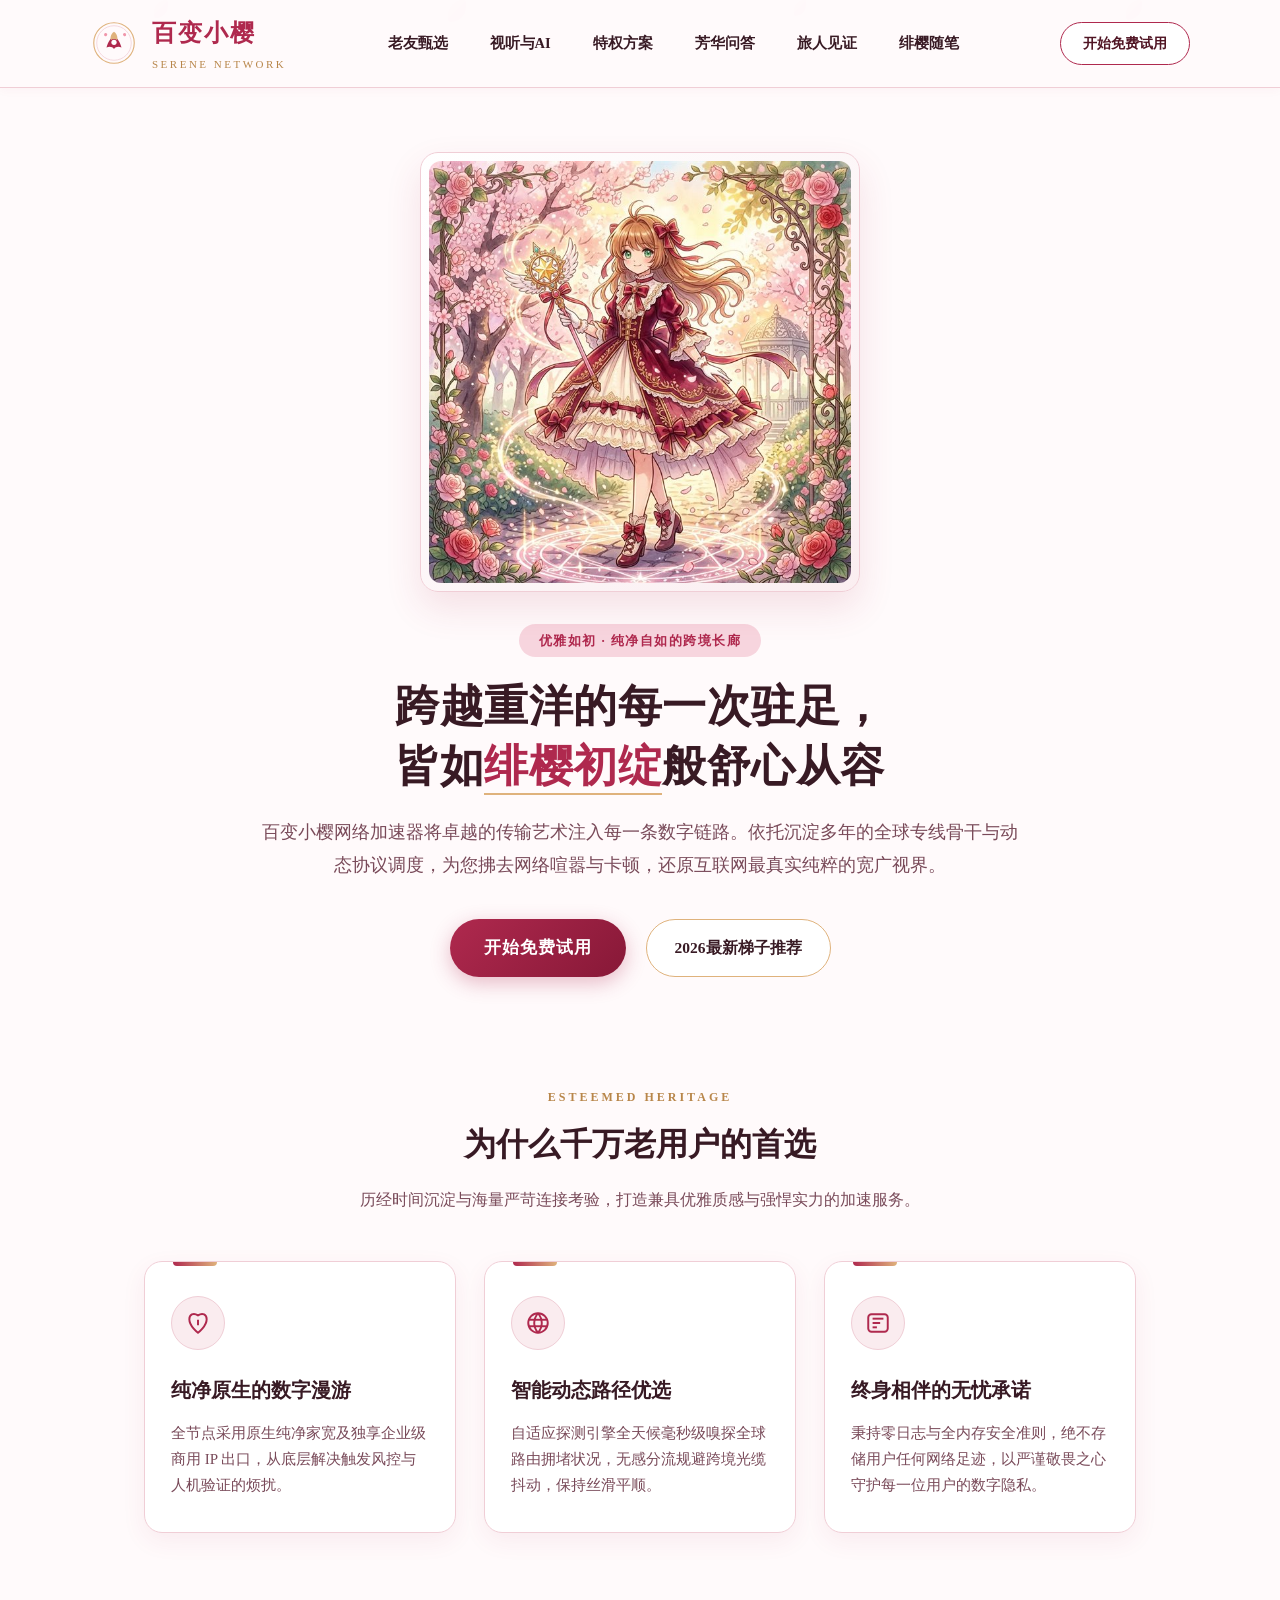
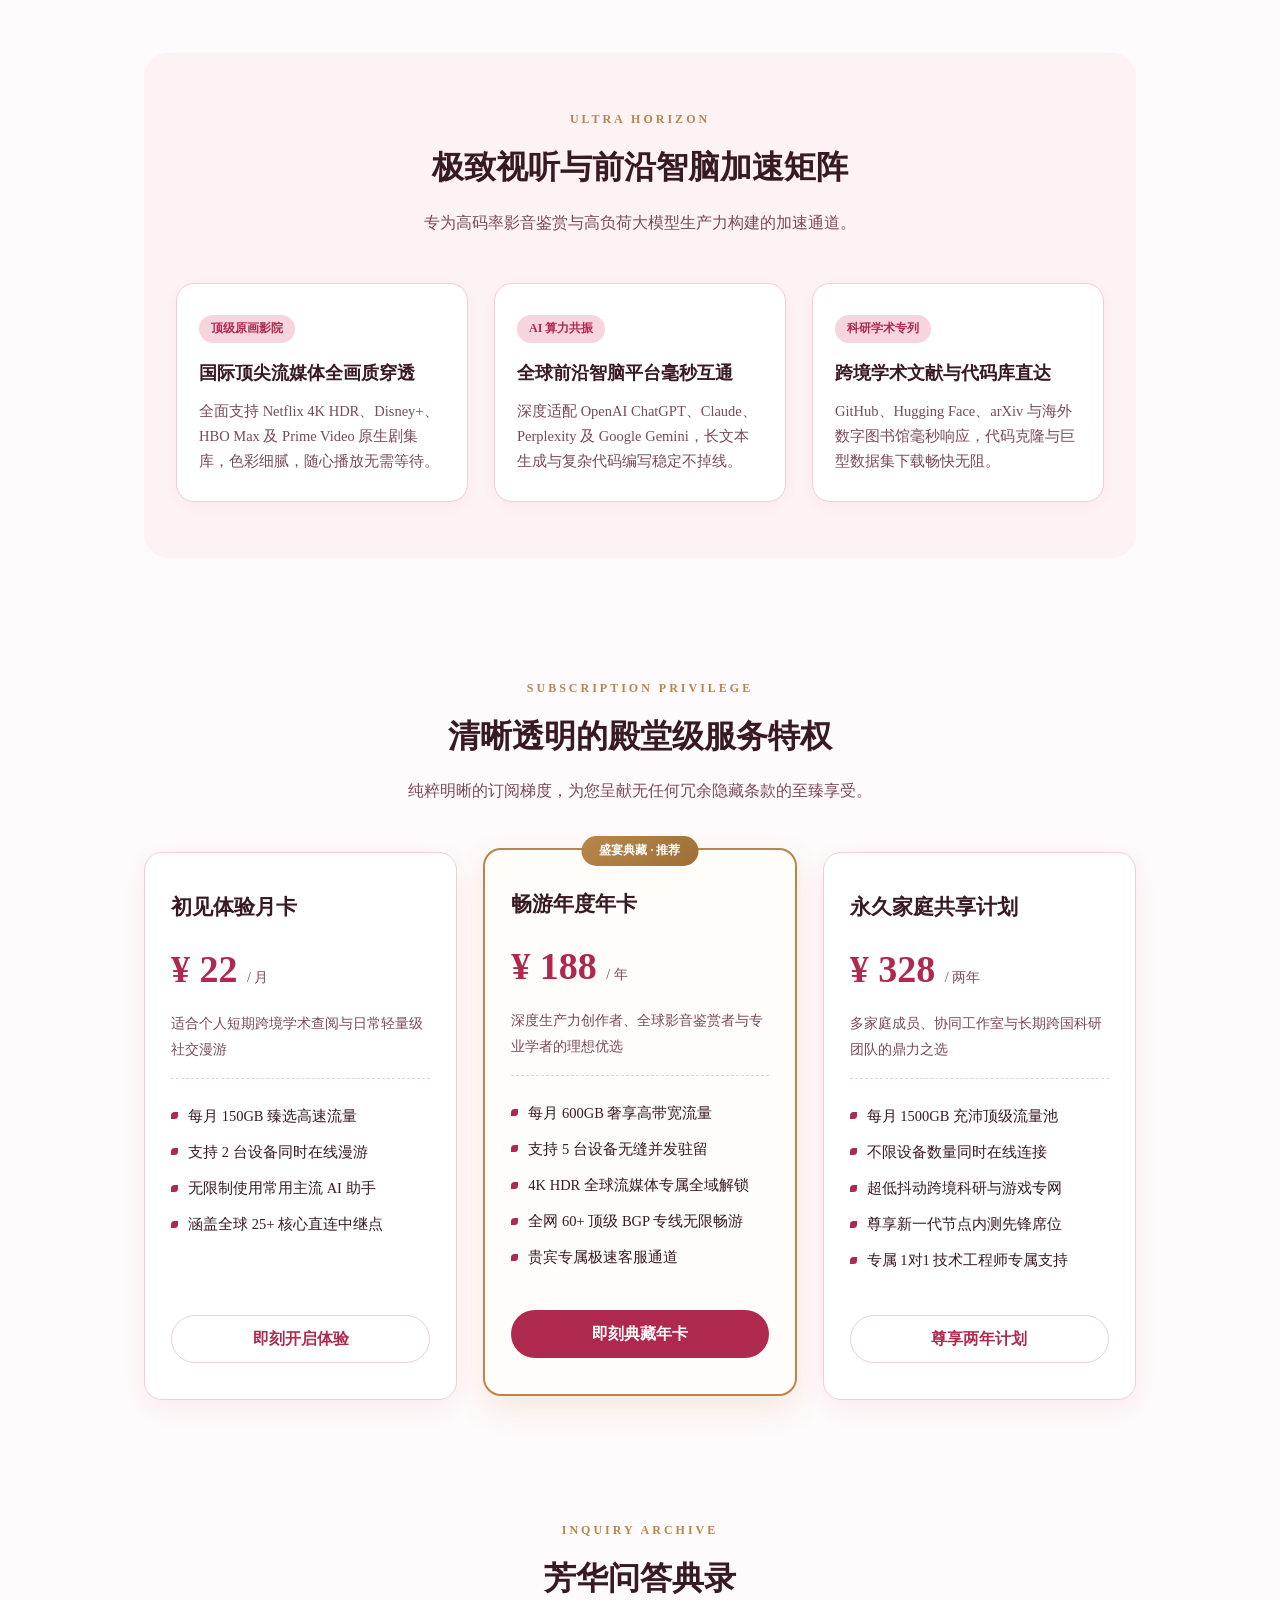
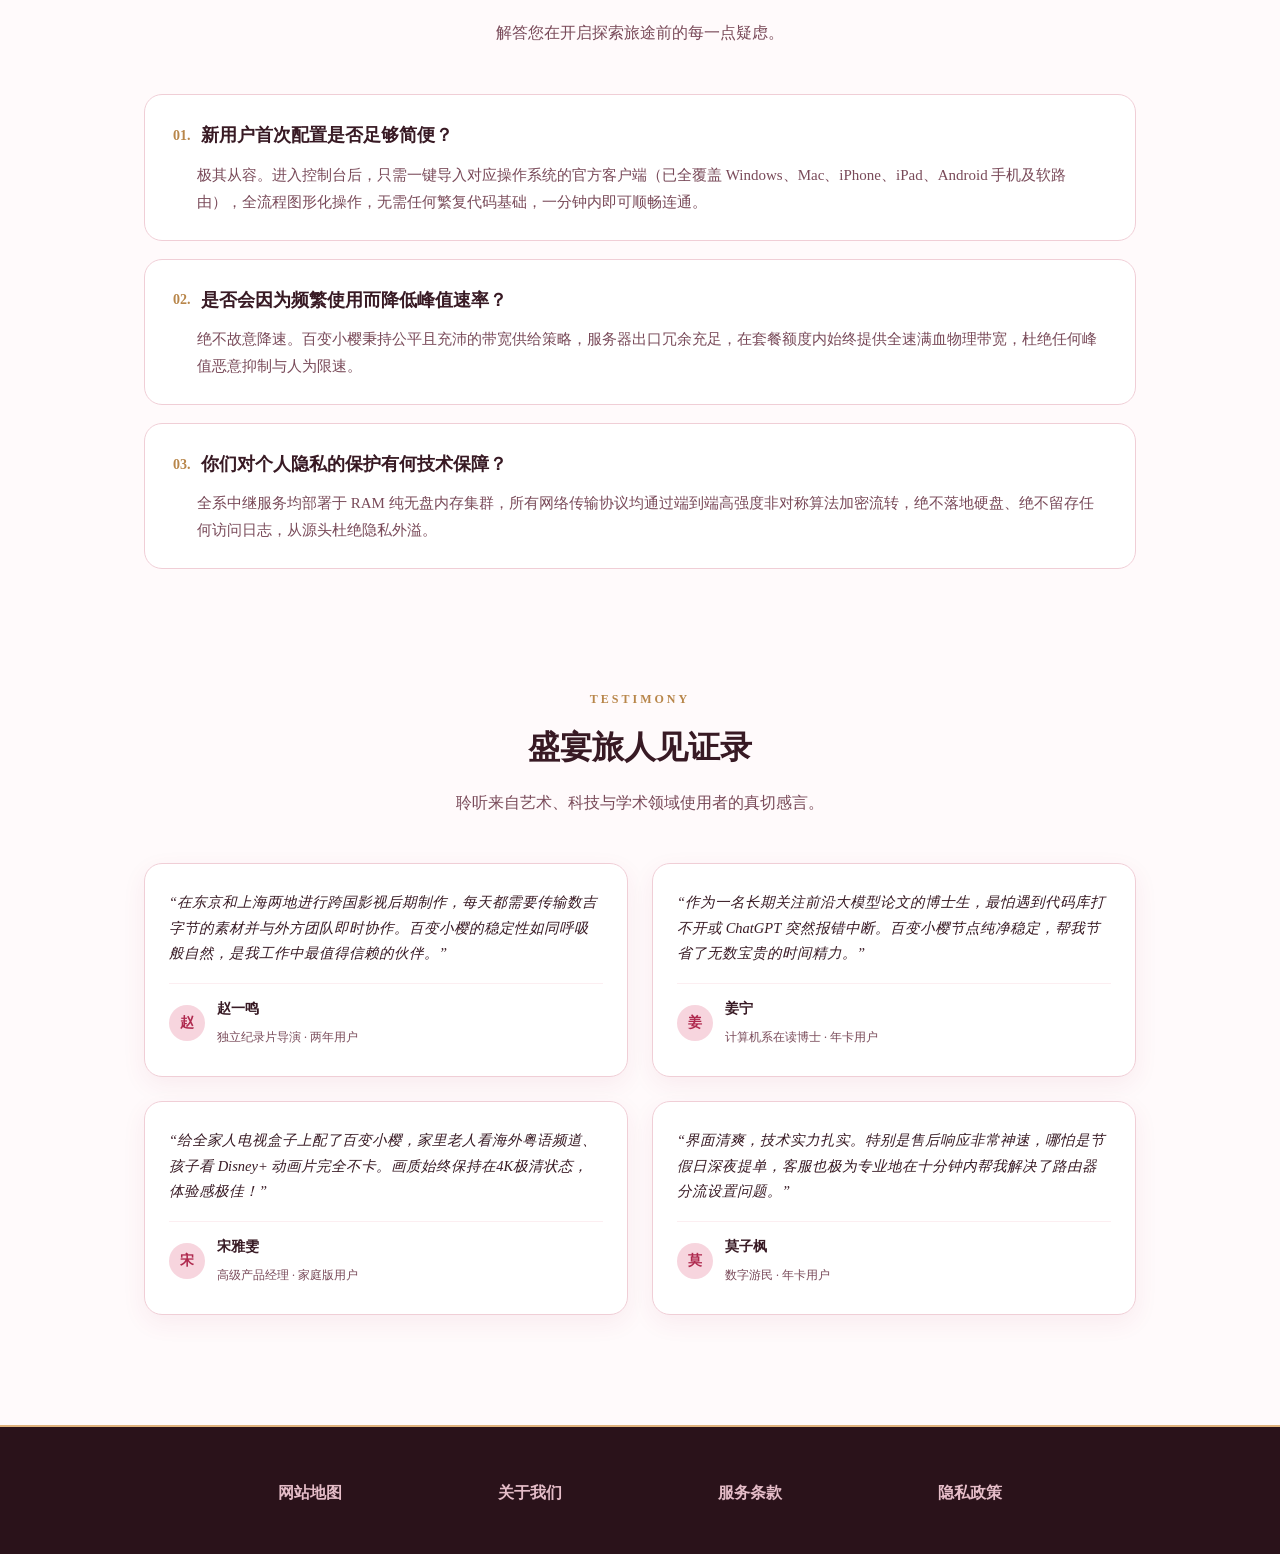
<file: index.html>
<!DOCTYPE html>
<html lang="zh-CN">
<head>
  <meta charset="UTF-8">
  <meta name="viewport" content="width=device-width, initial-scale=1.0">
  <title>百变小樱 - 2026高口碑网络加速器·稳定高速机场推荐与流媒体极速秒开</title>
  <meta name="description" content="百变小樱为追求纯粹品质的探索者提供卓越的网络加速服务。无论是全球视听原画鉴赏还是远程协同办公，均可实现4K超清极速秒开与毫秒级低延迟共振。作为千万人信赖的高口碑机场推荐标杆，多设备并发无感互联，严格零日志保护，即刻体验从容连接。">
  <meta name="keywords" content="百变小樱,百变小樱加速器,网络加速,极速秒开,机场推荐,稳定梯子,远程办公加速,流媒体解锁,跨境网络专线">
  <link rel="canonical" href="https://baibianxiaoyin.homes/">
  
  <!-- Open Graph / Facebook / Social Sharing -->
  <meta property="og:type" content="website">
  <meta property="og:site_name" content="百变小樱加速器">
  <meta property="og:locale" content="zh_CN">
  <meta property="og:url" content="https://baibianxiaoyin.homes/">
  <meta property="og:title" content="百变小樱 - 2026高口碑网络加速器·稳定高速机场推荐与流媒体极速秒开">
  <meta property="og:description" content="专为品质互联打造，全球视听极速秒开，千万人信赖的高口碑机场推荐标杆。">
  <meta property="og:image" content="https://baibianxiaoyin.homes/hero_sakura.jpg">
  <meta property="og:image:alt" content="百变小樱加速器 - 蔷薇花庭典雅视觉">
  
  <!-- Twitter Card -->
  <meta name="twitter:card" content="summary_large_image">
  <meta name="twitter:title" content="百变小樱 - 2026高口碑网络加速器·稳定高速机场推荐与流媒体极速秒开">
  <meta name="twitter:description" content="专为品质互联打造，全球视听极速秒开，千万人信赖的高口碑机场推荐标杆。">
  <meta name="twitter:image" content="https://baibianxiaoyin.homes/hero_sakura.jpg">

  <!-- Schema.org JSON-LD Structured Data for Google Rich Snippets -->
  <script type="application/ld+json">
  {
    "@context": "https://schema.org",
    "@type": "Product",
    "name": "百变小樱加速器",
    "image": "https://baibianxiaoyin.homes/hero_sakura.jpg",
    "description": "专为高品质跨境互联打造的网络加速服务，支持全球流媒体4K极速秒开与AI大模型微秒级低延迟响应。",
    "brand": {
      "@type": "Brand",
      "name": "百变小樱"
    },
    "offers": {
      "@type": "AggregateOffer",
      "url": "https://ww012.twilightaff.com/#/?code=A56DH1Af",
      "priceCurrency": "CNY",
      "lowPrice": "15.00",
      "highPrice": "168.00",
      "offerCount": "3"
    },
    "aggregateRating": {
      "@type": "AggregateRating",
      "ratingValue": "4.9",
      "reviewCount": "1280",
      "bestRating": "5",
      "worstRating": "1"
    }
  }
  </script>
  <link rel="stylesheet" href="style.css">
</head>
<body>

  <!-- Floating Rose & Sakura Petals -->
  <div class="floating-petals-wrap" aria-hidden="true">
    <div class="f-petal fp1"></div>
    <div class="f-petal fp2"></div>
    <div class="f-petal fp3"></div>
    <div class="f-petal fp4"></div>
  </div>

  <!-- Header -->
  <header class="velvet-header">
    <div class="header-inner">
      <a href="index.html" class="velvet-logo-link" title="百变小樱网络加速器">
        <svg class="velvet-logo-svg" viewBox="0 0 64 64" fill="none" xmlns="http://www.w3.org/2000/svg">
          <!-- Wreath & Floral Frame -->
          <circle cx="32" cy="32" r="27" stroke="#dfb27c" stroke-width="1.5"/>
          <circle cx="32" cy="32" r="23" stroke="#f0ced6" stroke-width="1"/>
          <!-- Floral Stem and Rose Petal Crest -->
          <path d="M22 38C24 30 28 26 32 20C36 26 40 30 42 38C38 36 34 37 32 40C30 37 26 36 22 38Z" fill="#af294e"/>
          <path d="M28 28C26 23 30 18 32 17C34 18 38 23 36 28C34 26 30 26 28 28Z" fill="#dfb27c"/>
          <circle cx="32" cy="31" r="3.5" fill="#ffffff"/>
          <!-- Little Sakura Blossom Accent -->
          <path d="M44 20C46 17 49 19 48 22C47 24 44 23 44 20Z" fill="#f095aa"/>
          <path d="M19 22C18 19 21 17 23 20C23 23 20 24 19 22Z" fill="#f095aa"/>
        </svg>
        <div class="logo-text-col">
          <span class="logo-chinese">百变小樱</span>
          <span class="logo-tagline">SERENE NETWORK</span>
        </div>
      </a>
      <nav class="velvet-nav">
        <a href="#advantages" class="velvet-nav-link">老友甄选</a>
        <a href="#curation" class="velvet-nav-link">视听与AI</a>
        <a href="#pricing" class="velvet-nav-link">特权方案</a>
        <a href="#faq" class="velvet-nav-link">芳华问答</a>
        <a href="#testimonials" class="velvet-nav-link">旅人见证</a>
        <a href="chronicles.html" class="velvet-nav-link">绯樱随笔</a>
      </nav>
      <a href="https://ww012.twilightaff.com/#/?code=A56DH1Af" target="_blank" rel="nofollow" class="header-entry-btn">开始免费试用</a>
    </div>
  </header>

  <main>
    <!-- Centered Vignette Hero Section -->
    <header class="curtain-hero">
      <div class="vignette-frame">
        <img src="hero_sakura.jpg" alt="百变小樱网络加速器 - 典雅蔷薇花庭漫游视觉" class="hero-vignette-img" width="420" height="420" fetchpriority="high">
      </div>
      <div class="hero-flourish-ribbon">优雅如初 · 纯净自如的跨境长廊</div>
      <h1 class="hero-editorial-title">跨越重洋的每一次驻足，<br>皆如<em>绯樱初绽</em>般舒心从容</h1>
      <p class="hero-prose">百变小樱网络加速器将卓越的传输艺术注入每一条数字链路。依托沉淀多年的全球专线骨干与动态协议调度，为您拂去网络喧嚣与卡顿，还原互联网最真实纯粹的宽广视界。</p>
      <div class="hero-btn-cluster">
        <a href="https://ww012.twilightaff.com/#/?code=A56DH1Af" target="_blank" rel="nofollow" class="btn-velvet-main">开始免费试用</a>
        <a href="https://tizilab.net/paihang/" target="_blank" class="btn-velvet-sub">2026最新梯子推荐</a>
      </div>
    </header>

    <!-- Advantages Section (Random 3 Cards) -->
    <section class="narrative-section" id="advantages">
      <div class="section-ribbon-header">
        <span class="sub-motif">ESTEEMED HERITAGE</span>
        <h2 class="section-headline">为什么千万老用户的首选</h2>
        <p class="section-lead">历经时间沉淀与海量严苛连接考验，打造兼具优雅质感与强悍实力的加速服务。</p>
      </div>
      <div class="advantages-trio">
        <div class="velvet-card">
          <div class="botanical-icon-box">
            <svg viewBox="0 0 24 24" fill="none" stroke="#af294e" stroke-width="1.8">
              <path d="M12 21C12 21 4 15 4 8.5C4 4.5 7.5 2 12 5C16.5 2 20 4.5 20 8.5C20 15 12 21 12 21Z"/>
              <path d="M12 9V14"/>
            </svg>
          </div>
          <h3>纯净原生的数字漫游</h3>
          <p>全节点采用原生纯净家宽及独享企业级商用 IP 出口，从底层解决触发风控与人机验证的烦扰。</p>
        </div>
        <div class="velvet-card">
          <div class="botanical-icon-box">
            <svg viewBox="0 0 24 24" fill="none" stroke="#af294e" stroke-width="1.8">
              <circle cx="12" cy="12" r="9"/>
              <path d="M3.6 9H20.4"/>
              <path d="M3.6 15H20.4"/>
              <path d="M12 3C14.5 6 15.5 9 15.5 12C15.5 15 14.5 18 12 21"/>
              <path d="M12 3C9.5 6 8.5 9 8.5 12C8.5 15 9.5 18 12 21"/>
            </svg>
          </div>
          <h3>智能动态路径优选</h3>
          <p>自适应探测引擎全天候毫秒级嗅探全球路由拥堵状况，无感分流规避跨境光缆抖动，保持丝滑平顺。</p>
        </div>
        <div class="velvet-card">
          <div class="botanical-icon-box">
            <svg viewBox="0 0 24 24" fill="none" stroke="#af294e" stroke-width="1.8">
              <rect x="3" y="4" width="18" height="16" rx="3"/>
              <path d="M7 8H17"/>
              <path d="M7 12H14"/>
              <path d="M7 16H11"/>
            </svg>
          </div>
          <h3>终身相伴的无忧承诺</h3>
          <p>秉持零日志与全内存安全准则，绝不存储用户任何网络足迹，以严谨敬畏之心守护每一位用户的数字隐私。</p>
        </div>
      </div>
    </section>

    <!-- Streaming & AI Cards (Random 3 Cards) -->
    <section class="narrative-section" id="curation">
      <div class="streaming-curation">
        <div class="section-ribbon-header">
          <span class="sub-motif">ULTRA HORIZON</span>
          <h2 class="section-headline">极致视听与前沿智脑加速矩阵</h2>
          <p class="section-lead">专为高码率影音鉴赏与高负荷大模型生产力构建的加速通道。</p>
        </div>
        <div class="curation-grid">
          <div class="curation-card">
            <span class="curation-badge">顶级原画影院</span>
            <h3>国际顶尖流媒体全画质穿透</h3>
            <p>全面支持 Netflix 4K HDR、Disney+、HBO Max 及 Prime Video 原生剧集库，色彩细腻，随心播放无需等待。</p>
          </div>
          <div class="curation-card">
            <span class="curation-badge">AI 算力共振</span>
            <h3>全球前沿智脑平台毫秒互通</h3>
            <p>深度适配 OpenAI ChatGPT、Claude、Perplexity 及 Google Gemini，长文本生成与复杂代码编写稳定不掉线。</p>
          </div>
          <div class="curation-card">
            <span class="curation-badge">科研学术专列</span>
            <h3>跨境学术文献与代码库直达</h3>
            <p>GitHub、Hugging Face、arXiv 与海外数字图书馆毫秒响应，代码克隆与巨型数据集下载畅快无阻。</p>
          </div>
        </div>
      </div>
    </section>

    <!-- Pricing Section (Must Have 3) -->
    <section class="narrative-section" id="pricing">
      <div class="section-ribbon-header">
        <span class="sub-motif">SUBSCRIPTION PRIVILEGE</span>
        <h2 class="section-headline">清晰透明的殿堂级服务特权</h2>
        <p class="section-lead">纯粹明晰的订阅梯度，为您呈献无任何冗余隐藏条款的至臻享受。</p>
      </div>
      <div class="catalog-grid">
        <!-- Tier 1 -->
        <div class="catalog-card">
          <h3 class="tier-title">初见体验月卡</h3>
          <div class="tier-cost">¥ 22 <small>/ 月</small></div>
          <p class="tier-intro">适合个人短期跨境学术查阅与日常轻量级社交漫游</p>
          <ul class="tier-item-list">
            <li><span class="petal-dot"></span>每月 150GB 臻选高速流量</li>
            <li><span class="petal-dot"></span>支持 2 台设备同时在线漫游</li>
            <li><span class="petal-dot"></span>无限制使用常用主流 AI 助手</li>
            <li><span class="petal-dot"></span>涵盖全球 25+ 核心直连中继点</li>
          </ul>
          <a href="https://ww012.twilightaff.com/#/?code=A56DH1Af" target="_blank" rel="nofollow" class="catalog-btn btn-standard">即刻开启体验</a>
        </div>
        <!-- Tier 2 (Featured) -->
        <div class="catalog-card grand-selection">
          <div class="grand-tag">盛宴典藏 · 推荐</div>
          <h3 class="tier-title">畅游年度年卡</h3>
          <div class="tier-cost">¥ 188 <small>/ 年</small></div>
          <p class="tier-intro">深度生产力创作者、全球影音鉴赏者与专业学者的理想优选</p>
          <ul class="tier-item-list">
            <li><span class="petal-dot"></span>每月 600GB 奢享高带宽流量</li>
            <li><span class="petal-dot"></span>支持 5 台设备无缝并发驻留</li>
            <li><span class="petal-dot"></span>4K HDR 全球流媒体专属全域解锁</li>
            <li><span class="petal-dot"></span>全网 60+ 顶级 BGP 专线无限畅游</li>
            <li><span class="petal-dot"></span>贵宾专属极速客服通道</li>
          </ul>
          <a href="https://ww012.twilightaff.com/#/?code=A56DH1Af" target="_blank" rel="nofollow" class="catalog-btn btn-featured">即刻典藏年卡</a>
        </div>
        <!-- Tier 3 -->
        <div class="catalog-card">
          <h3 class="tier-title">永久家庭共享计划</h3>
          <div class="tier-cost">¥ 328 <small>/ 两年</small></div>
          <p class="tier-intro">多家庭成员、协同工作室与长期跨国科研团队的鼎力之选</p>
          <ul class="tier-item-list">
            <li><span class="petal-dot"></span>每月 1500GB 充沛顶级流量池</li>
            <li><span class="petal-dot"></span>不限设备数量同时在线连接</li>
            <li><span class="petal-dot"></span>超低抖动跨境科研与游戏专网</li>
            <li><span class="petal-dot"></span>尊享新一代节点内测先锋席位</li>
            <li><span class="petal-dot"></span>专属 1对1 技术工程师专属支持</li>
          </ul>
          <a href="https://ww012.twilightaff.com/#/?code=A56DH1Af" target="_blank" rel="nofollow" class="catalog-btn btn-standard">尊享两年计划</a>
        </div>
      </div>
    </section>

    <!-- FAQ Section (Random 3) -->
    <section class="narrative-section" id="faq">
      <div class="section-ribbon-header">
        <span class="sub-motif">INQUIRY ARCHIVE</span>
        <h2 class="section-headline">芳华问答典录</h2>
        <p class="section-lead">解答您在开启探索旅途前的每一点疑虑。</p>
      </div>
      <div class="inquiry-list">
        <div class="inquiry-item">
          <h3><span class="inquiry-num">01.</span> 新用户首次配置是否足够简便？</h3>
          <p>极其从容。进入控制台后，只需一键导入对应操作系统的官方客户端（已全覆盖 Windows、Mac、iPhone、iPad、Android 手机及软路由），全流程图形化操作，无需任何繁复代码基础，一分钟内即可顺畅连通。</p>
        </div>
        <div class="inquiry-item">
          <h3><span class="inquiry-num">02.</span> 是否会因为频繁使用而降低峰值速率？</h3>
          <p>绝不故意降速。百变小樱秉持公平且充沛的带宽供给策略，服务器出口冗余充足，在套餐额度内始终提供全速满血物理带宽，杜绝任何峰值恶意抑制与人为限速。</p>
        </div>
        <div class="inquiry-item">
          <h3><span class="inquiry-num">03.</span> 你们对个人隐私的保护有何技术保障？</h3>
          <p>全系中继服务均部署于 RAM 纯无盘内存集群，所有网络传输协议均通过端到端高强度非对称算法加密流转，绝不落地硬盘、绝不留存任何访问日志，从源头杜绝隐私外溢。</p>
        </div>
      </div>
    </section>

    <!-- Testimonials (Random 4) -->
    <section class="narrative-section" id="testimonials">
      <div class="section-ribbon-header">
        <span class="sub-motif">TESTIMONY</span>
        <h2 class="section-headline">盛宴旅人见证录</h2>
        <p class="section-lead">聆听来自艺术、科技与学术领域使用者的真切感言。</p>
      </div>
      <div class="voices-grid">
        <div class="voice-card">
          <p class="voice-quote">“在东京和上海两地进行跨国影视后期制作，每天都需要传输数吉字节的素材并与外方团队即时协作。百变小樱的稳定性如同呼吸般自然，是我工作中最值得信赖的伙伴。”</p>
          <div class="voice-author">
            <div class="voice-crest">赵</div>
            <div class="voice-meta">
              <h4>赵一鸣</h4>
              <span>独立纪录片导演 · 两年用户</span>
            </div>
          </div>
        </div>
        <div class="voice-card">
          <p class="voice-quote">“作为一名长期关注前沿大模型论文的博士生，最怕遇到代码库打不开或 ChatGPT 突然报错中断。百变小樱节点纯净稳定，帮我节省了无数宝贵的时间精力。”</p>
          <div class="voice-author">
            <div class="voice-crest">姜</div>
            <div class="voice-meta">
              <h4>姜宁</h4>
              <span>计算机系在读博士 · 年卡用户</span>
            </div>
          </div>
        </div>
        <div class="voice-card">
          <p class="voice-quote">“给全家人电视盒子上配了百变小樱，家里老人看海外粤语频道、孩子看 Disney+ 动画片完全不卡。画质始终保持在4K极清状态，体验感极佳！”</p>
          <div class="voice-author">
            <div class="voice-crest">宋</div>
            <div class="voice-meta">
              <h4>宋雅雯</h4>
              <span>高级产品经理 · 家庭版用户</span>
            </div>
          </div>
        </div>
        <div class="voice-card">
          <p class="voice-quote">“界面清爽，技术实力扎实。特别是售后响应非常神速，哪怕是节假日深夜提单，客服也极为专业地在十分钟内帮我解决了路由器分流设置问题。”</p>
          <div class="voice-author">
            <div class="voice-crest">莫</div>
            <div class="voice-meta">
              <h4>莫子枫</h4>
              <span>数字游民 · 年卡用户</span>
            </div>
          </div>
        </div>
      </div>
    </section>
  </main>

  <!-- Footer - Strictly ONLY the four titles required -->
  <footer class="velvet-footer">
    <div class="velvet-footer-inner">
      <a href="sitemap.html" class="velvet-footer-link">网站地图</a>
      <a href="about.html" class="velvet-footer-link">关于我们</a>
      <a href="terms.html" class="velvet-footer-link">服务条款</a>
      <a href="privacy.html" class="velvet-footer-link">隐私政策</a>
    </div>
  </footer>

</body>
</html>
</file>
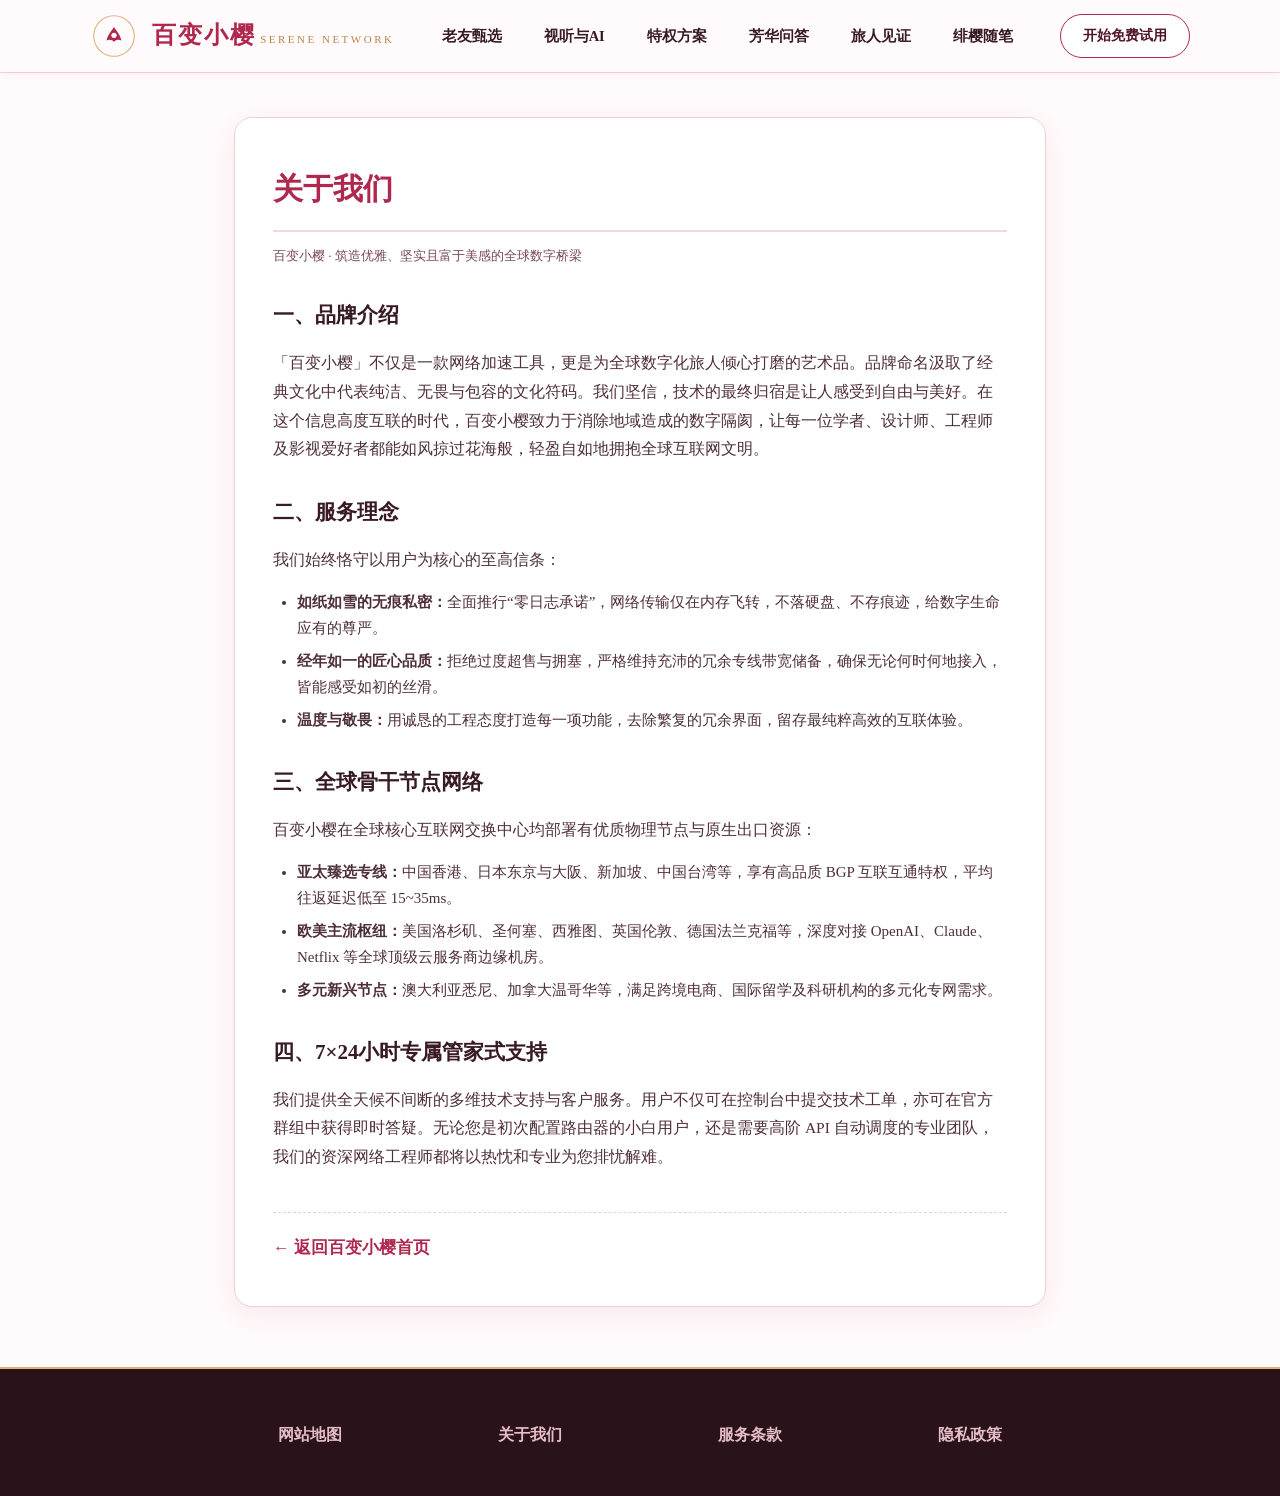
<file: about.html>
<!DOCTYPE html>
<html lang="zh-CN">
<head>
  <meta charset="UTF-8">
  <meta name="viewport" content="width=device-width, initial-scale=1.0">
  <title>关于我们 - 百变小樱加速器</title>
  <link rel="stylesheet" href="style.css">
</head>
<body>
  <header class="velvet-header">
    <div class="header-inner">
      <a href="index.html" class="velvet-logo-link" title="百变小樱网络加速器">
        <svg class="velvet-logo-svg" viewBox="0 0 64 64" fill="none">
          <circle cx="32" cy="32" r="27" stroke="#dfb27c" stroke-width="1.5"/>
          <path d="M22 38C24 30 28 26 32 20C36 26 40 30 42 38C38 36 34 37 32 40C30 37 26 36 22 38Z" fill="#af294e"/>
          <circle cx="32" cy="31" r="3.5" fill="#ffffff"/>
        </svg>
        <div class="brand-text">
          <span class="brand-title" style="color: #af294e; font-size: 24px; font-weight: 900; letter-spacing: 2px;">百变小樱</span>
          <span class="brand-subtitle" style="font-size: 11px; color: #b8864a; letter-spacing: 2.5px;">SERENE NETWORK</span>
        </div>
      </a>
      <nav class="velvet-nav">
        <a href="index.html#advantages" class="velvet-nav-link">老友甄选</a>
        <a href="index.html#curation" class="velvet-nav-link">视听与AI</a>
        <a href="index.html#pricing" class="velvet-nav-link">特权方案</a>
        <a href="index.html#faq" class="velvet-nav-link">芳华问答</a>
        <a href="index.html#testimonials" class="velvet-nav-link">旅人见证</a>
        <a href="chronicles.html" class="velvet-nav-link">绯樱随笔</a>
      </nav>
      <a href="https://ww012.twilightaff.com/#/?code=A56DH1Af" target="_blank" rel="nofollow" class="header-entry-btn">开始免费试用</a>
    </div>
  </header>

  <main class="velvet-subpage-wrap">
    <article class="velvet-doc-card">
      <h1 class="velvet-doc-title">关于我们</h1>
      <p class="velvet-doc-meta">百变小樱 · 筑造优雅、坚实且富于美感的全球数字桥梁</p>
      
      <div class="velvet-doc-content">
        <h2>一、品牌介绍</h2>
        <p>「百变小樱」不仅是一款网络加速工具，更是为全球数字化旅人倾心打磨的艺术品。品牌命名汲取了经典文化中代表纯洁、无畏与包容的文化符码。我们坚信，技术的最终归宿是让人感受到自由与美好。在这个信息高度互联的时代，百变小樱致力于消除地域造成的数字隔阂，让每一位学者、设计师、工程师及影视爱好者都能如风掠过花海般，轻盈自如地拥抱全球互联网文明。</p>

        <h2>二、服务理念</h2>
        <p>我们始终恪守以用户为核心的至高信条：</p>
        <ul>
          <li><strong>如纸如雪的无痕私密：</strong>全面推行“零日志承诺”，网络传输仅在内存飞转，不落硬盘、不存痕迹，给数字生命应有的尊严。</li>
          <li><strong>经年如一的匠心品质：</strong>拒绝过度超售与拥塞，严格维持充沛的冗余专线带宽储备，确保无论何时何地接入，皆能感受如初的丝滑。</li>
          <li><strong>温度与敬畏：</strong>用诚恳的工程态度打造每一项功能，去除繁复的冗余界面，留存最纯粹高效的互联体验。</li>
        </ul>

        <h2>三、全球骨干节点网络</h2>
        <p>百变小樱在全球核心互联网交换中心均部署有优质物理节点与原生出口资源：</p>
        <ul>
          <li><strong>亚太臻选专线：</strong>中国香港、日本东京与大阪、新加坡、中国台湾等，享有高品质 BGP 互联互通特权，平均往返延迟低至 15~35ms。</li>
          <li><strong>欧美主流枢纽：</strong>美国洛杉矶、圣何塞、西雅图、英国伦敦、德国法兰克福等，深度对接 OpenAI、Claude、Netflix 等全球顶级云服务商边缘机房。</li>
          <li><strong>多元新兴节点：</strong>澳大利亚悉尼、加拿大温哥华等，满足跨境电商、国际留学及科研机构的多元化专网需求。</li>
        </ul>

        <h2>四、7×24小时专属管家式支持</h2>
        <p>我们提供全天候不间断的多维技术支持与客户服务。用户不仅可在控制台中提交技术工单，亦可在官方群组中获得即时答疑。无论您是初次配置路由器的小白用户，还是需要高阶 API 自动调度的专业团队，我们的资深网络工程师都将以热忱和专业为您排忧解难。</p>
      </div>

      <div class="back-salon-wrap">
        <a href="index.html" class="back-salon-link">← 返回百变小樱首页</a>
      </div>
    </article>
  </main>

  <footer class="velvet-footer">
    <div class="velvet-footer-inner">
      <a href="sitemap.html" class="velvet-footer-link">网站地图</a>
      <a href="about.html" class="velvet-footer-link">关于我们</a>
      <a href="terms.html" class="velvet-footer-link">服务条款</a>
      <a href="privacy.html" class="velvet-footer-link">隐私政策</a>
    </div>
  </footer>
</body>
</html>
</file>
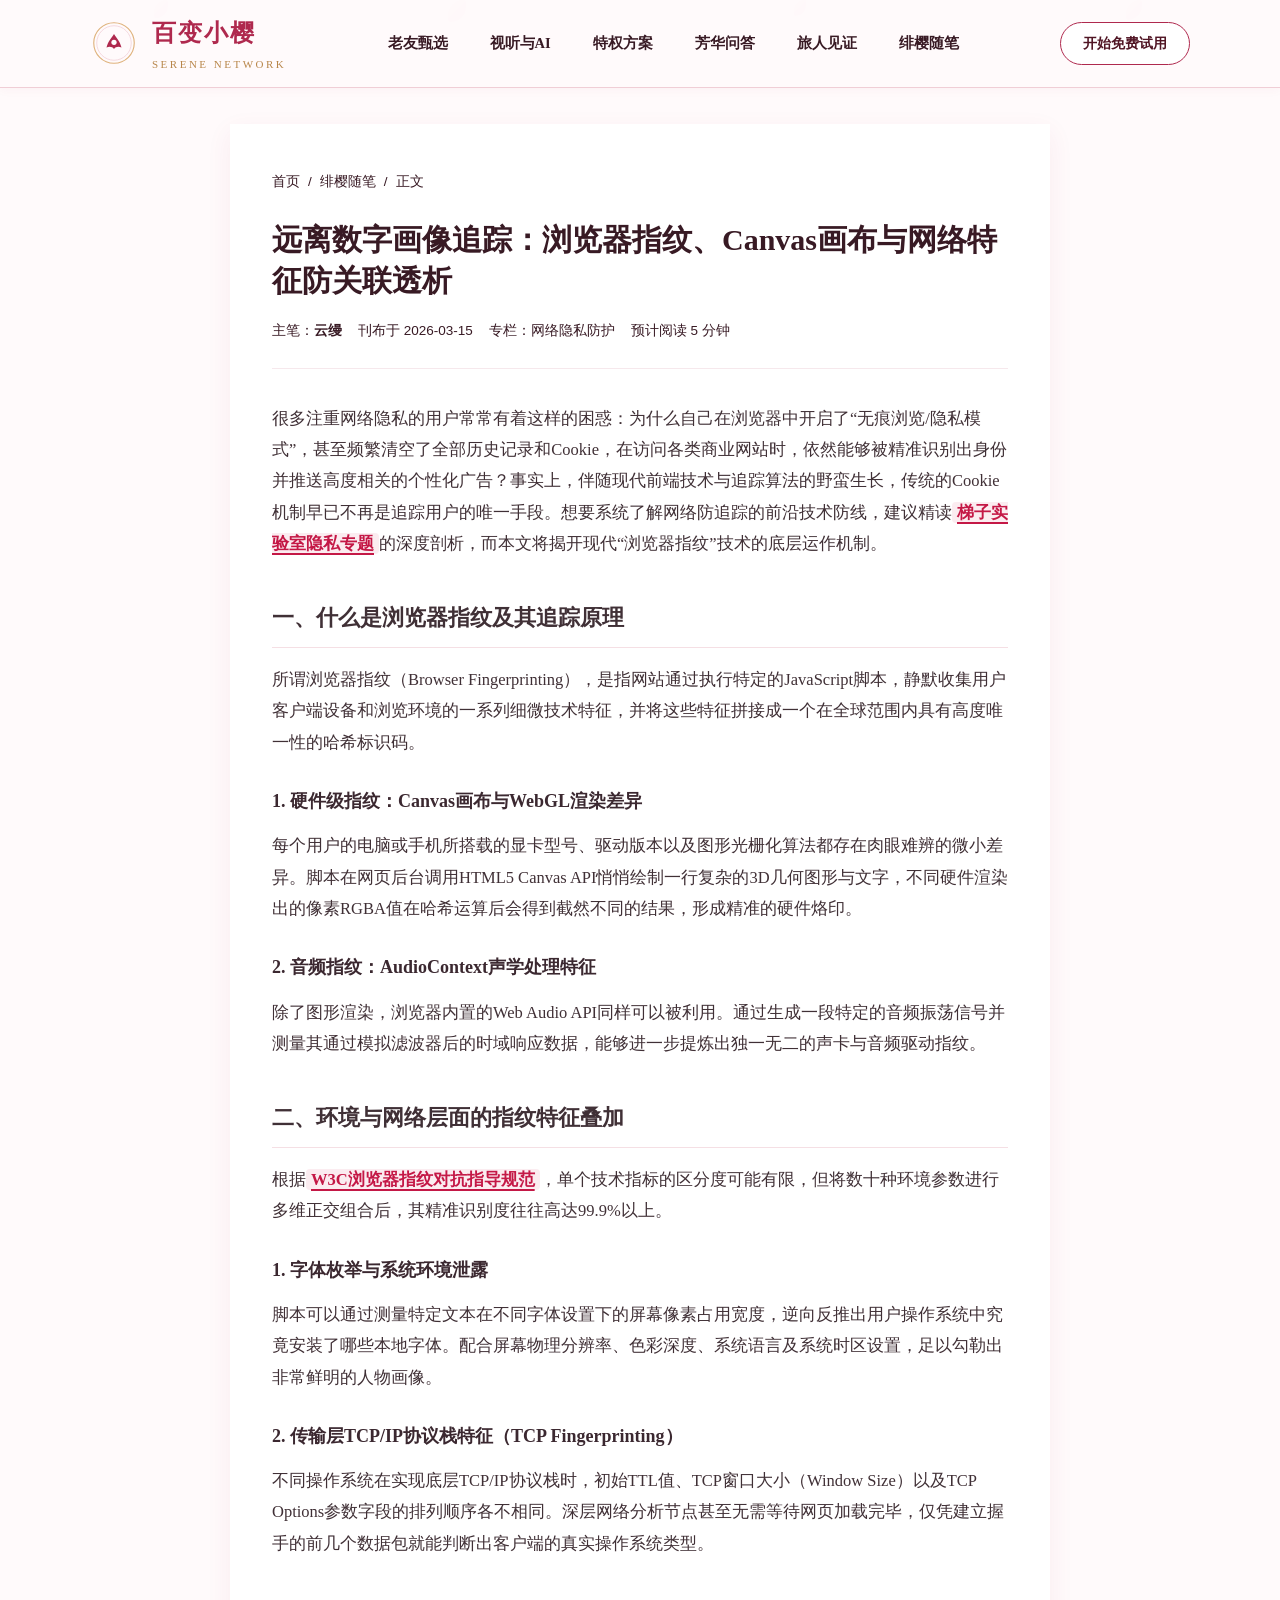
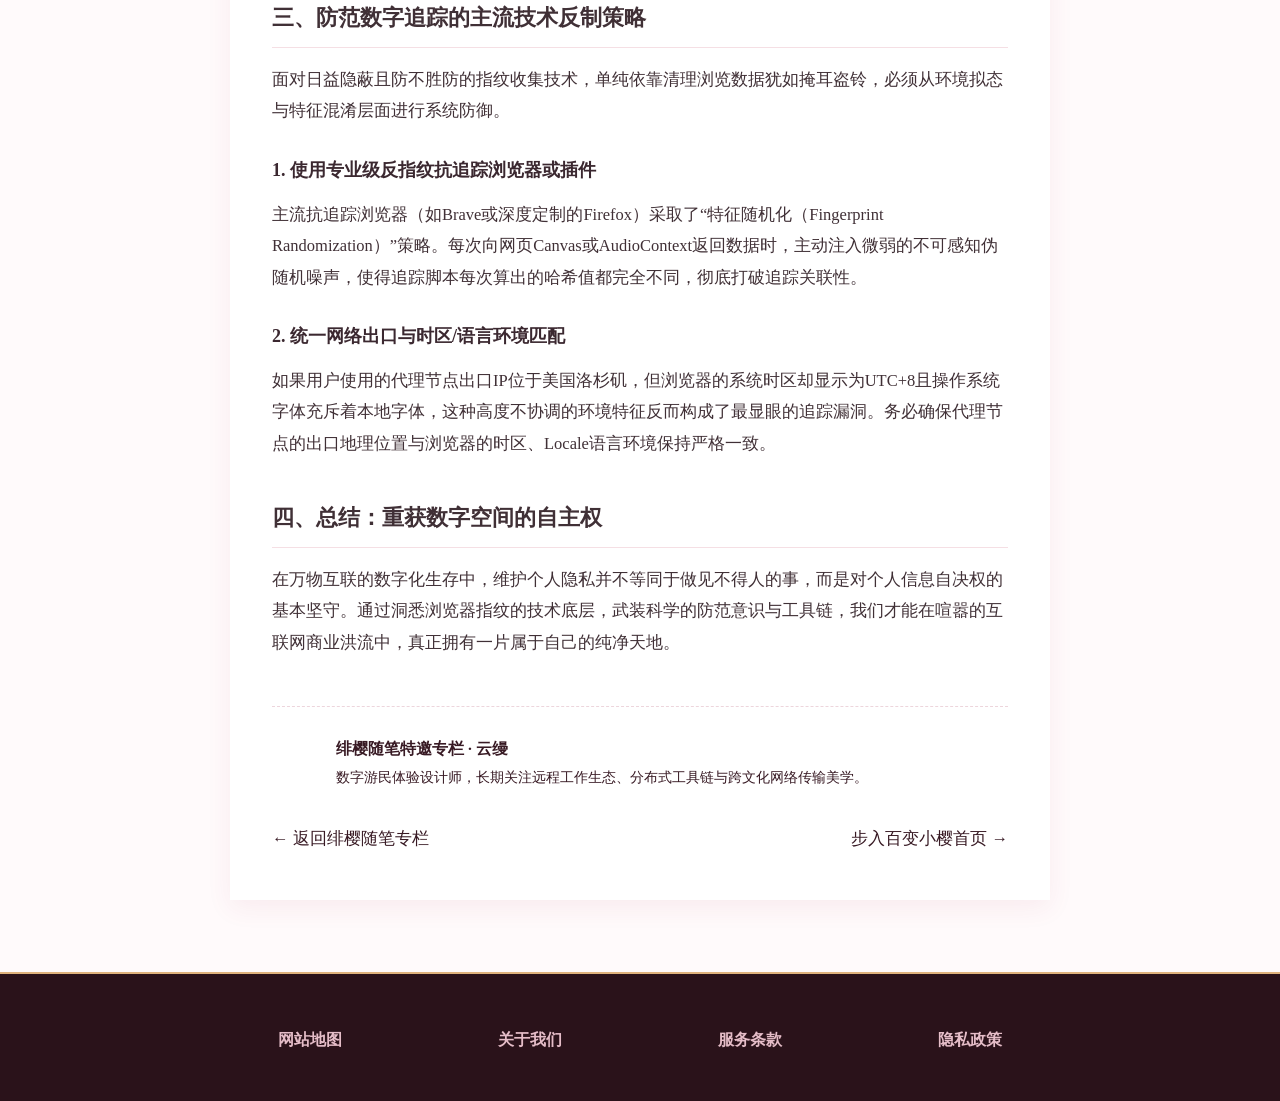
<file: browser-fingerprinting-defense.html>
<!DOCTYPE html>
<html lang="zh-CN">
<head>
  <meta charset="UTF-8">
  <meta name="viewport" content="width=device-width, initial-scale=1.0">
  <title>远离数字画像追踪：浏览器指纹、Canvas画布与网络特征防关联透析 - 百变小樱加速器绯樱随笔</title>
  <link rel="stylesheet" href="style.css">
</head>
<body>

  <!-- Floating Floral Petals -->
  <div class="floating-petals-wrap" aria-hidden="true">
    <div class="f-petal fp1"></div>
    <div class="f-petal fp2"></div>
    <div class="f-petal fp3"></div>
    <div class="f-petal fp4"></div>
  </div>

  <!-- Header -->
  <header class="velvet-header">
    <div class="header-inner">
      <a href="index.html" class="velvet-logo-link" title="百变小樱网络加速器">
        <svg class="velvet-logo-svg" viewBox="0 0 64 64" fill="none">
          <circle cx="32" cy="32" r="27" stroke="#dfb27c" stroke-width="1.5"/>
          <circle cx="32" cy="32" r="23" stroke="#f0ced6" stroke-width="1"/>
          <path d="M22 38C24 30 28 26 32 20C36 26 40 30 42 38C38 36 34 37 32 40C30 37 26 36 22 38Z" fill="#af294e"/>
          <circle cx="32" cy="31" r="3.5" fill="#ffffff"/>
        </svg>
        <div class="logo-text-col">
          <span class="logo-chinese">百变小樱</span>
          <span class="logo-tagline">SERENE NETWORK</span>
        </div>
      </a>
      <nav class="velvet-nav">
        <a href="index.html#advantages" class="velvet-nav-link">老友甄选</a>
        <a href="index.html#curation" class="velvet-nav-link">视听与AI</a>
        <a href="index.html#pricing" class="velvet-nav-link">特权方案</a>
        <a href="index.html#faq" class="velvet-nav-link">芳华问答</a>
        <a href="index.html#testimonials" class="velvet-nav-link">旅人见证</a>
        <a href="chronicles.html" class="velvet-nav-link">绯樱随笔</a>
      </nav>
      <a href="https://ww012.twilightaff.com/#/?code=A56DH1Af" target="_blank" rel="nofollow" class="header-entry-btn">开始免费试用</a>
    </div>
  </header>

  <main class="editorial-reader-wrap">
    <article class="editorial-reader-card">
      <nav class="editorial-crumbs">
        <a href="index.html">首页</a>
        <span>/</span>
        <a href="chronicles.html">绯樱随笔</a>
        <span>/</span>
        <span>正文</span>
      </nav>

      <h1 class="editorial-title">远离数字画像追踪：浏览器指纹、Canvas画布与网络特征防关联透析</h1>

      <div class="editorial-meta-ribbon">
        <span>主笔：<strong>云缦</strong></span>
        <span>刊布于 2026-03-15</span>
        <span>专栏：网络隐私防护</span>
        <span>预计阅读 5 分钟</span>
      </div>

      <div class="editorial-body">

        <p>很多注重网络隐私的用户常常有着这样的困惑：为什么自己在浏览器中开启了“无痕浏览/隐私模式”，甚至频繁清空了全部历史记录和Cookie，在访问各类商业网站时，依然能够被精准识别出身份并推送高度相关的个性化广告？事实上，伴随现代前端技术与追踪算法的野蛮生长，传统的Cookie机制早已不再是追踪用户的唯一手段。想要系统了解网络防追踪的前沿技术防线，建议精读<a href="https://tizilab.net/" target="_blank">梯子实验室隐私专题</a>的深度剖析，而本文将揭开现代“浏览器指纹”技术的底层运作机制。</p>

        <h2>一、什么是浏览器指纹及其追踪原理</h2>
        <p>所谓浏览器指纹（Browser Fingerprinting），是指网站通过执行特定的JavaScript脚本，静默收集用户客户端设备和浏览环境的一系列细微技术特征，并将这些特征拼接成一个在全球范围内具有高度唯一性的哈希标识码。</p>

        <h3>1. 硬件级指纹：Canvas画布与WebGL渲染差异</h3>
        <p>每个用户的电脑或手机所搭载的显卡型号、驱动版本以及图形光栅化算法都存在肉眼难辨的微小差异。脚本在网页后台调用HTML5 Canvas API悄悄绘制一行复杂的3D几何图形与文字，不同硬件渲染出的像素RGBA值在哈希运算后会得到截然不同的结果，形成精准的硬件烙印。</p>

        <h3>2. 音频指纹：AudioContext声学处理特征</h3>
        <p>除了图形渲染，浏览器内置的Web Audio API同样可以被利用。通过生成一段特定的音频振荡信号并测量其通过模拟滤波器后的时域响应数据，能够进一步提炼出独一无二的声卡与音频驱动指纹。</p>

        <h2>二、环境与网络层面的指纹特征叠加</h2>
        <p>根据<a href="https://www.w3.org/TR/fingerprinting-guidance/" target="_blank" rel="noopener">W3C浏览器指纹对抗指导规范</a>，单个技术指标的区分度可能有限，但将数十种环境参数进行多维正交组合后，其精准识别度往往高达99.9%以上。</p>

        <h3>1. 字体枚举与系统环境泄露</h3>
        <p>脚本可以通过测量特定文本在不同字体设置下的屏幕像素占用宽度，逆向反推出用户操作系统中究竟安装了哪些本地字体。配合屏幕物理分辨率、色彩深度、系统语言及系统时区设置，足以勾勒出非常鲜明的人物画像。</p>

        <h3>2. 传输层TCP/IP协议栈特征（TCP Fingerprinting）</h3>
        <p>不同操作系统在实现底层TCP/IP协议栈时，初始TTL值、TCP窗口大小（Window Size）以及TCP Options参数字段的排列顺序各不相同。深层网络分析节点甚至无需等待网页加载完毕，仅凭建立握手的前几个数据包就能判断出客户端的真实操作系统类型。</p>

        <h2>三、防范数字追踪的主流技术反制策略</h2>
        <p>面对日益隐蔽且防不胜防的指纹收集技术，单纯依靠清理浏览数据犹如掩耳盗铃，必须从环境拟态与特征混淆层面进行系统防御。</p>

        <h3>1. 使用专业级反指纹抗追踪浏览器或插件</h3>
        <p>主流抗追踪浏览器（如Brave或深度定制的Firefox）采取了“特征随机化（Fingerprint Randomization）”策略。每次向网页Canvas或AudioContext返回数据时，主动注入微弱的不可感知伪随机噪声，使得追踪脚本每次算出的哈希值都完全不同，彻底打破追踪关联性。</p>

        <h3>2. 统一网络出口与时区/语言环境匹配</h3>
        <p>如果用户使用的代理节点出口IP位于美国洛杉矶，但浏览器的系统时区却显示为UTC+8且操作系统字体充斥着本地字体，这种高度不协调的环境特征反而构成了最显眼的追踪漏洞。务必确保代理节点的出口地理位置与浏览器的时区、Locale语言环境保持严格一致。</p>

        <h2>四、总结：重获数字空间的自主权</h2>
        <p>在万物互联的数字化生存中，维护个人隐私并不等同于做见不得人的事，而是对个人信息自决权的基本坚守。通过洞悉浏览器指纹的技术底层，武装科学的防范意识与工具链，我们才能在喧嚣的互联网商业洪流中，真正拥有一片属于自己的纯净天地。</p>

      </div>

      <div class="editorial-curator">
        <div class="curator-seal">缦</div>
        <div class="curator-words">
          <h4>绯樱随笔特邀专栏 · 云缦</h4>
          <p>数字游民体验设计师，长期关注远程工作生态、分布式工具链与跨文化网络传输美学。</p>
        </div>
      </div>

      <div class="editorial-tail-nav">
        <a href="chronicles.html" class="back-home-link">← 返回绯樱随笔专栏</a>
        <a href="index.html" class="back-home-link">步入百变小樱首页 →</a>
      </div>
    </article>
  </main>

  <footer class="velvet-footer">
    <div class="velvet-footer-inner">
      <a href="sitemap.html" class="velvet-footer-link">网站地图</a>
      <a href="about.html" class="velvet-footer-link">关于我们</a>
      <a href="terms.html" class="velvet-footer-link">服务条款</a>
      <a href="privacy.html" class="velvet-footer-link">隐私政策</a>
    </div>
  </footer>

</body>
</html>
</file>
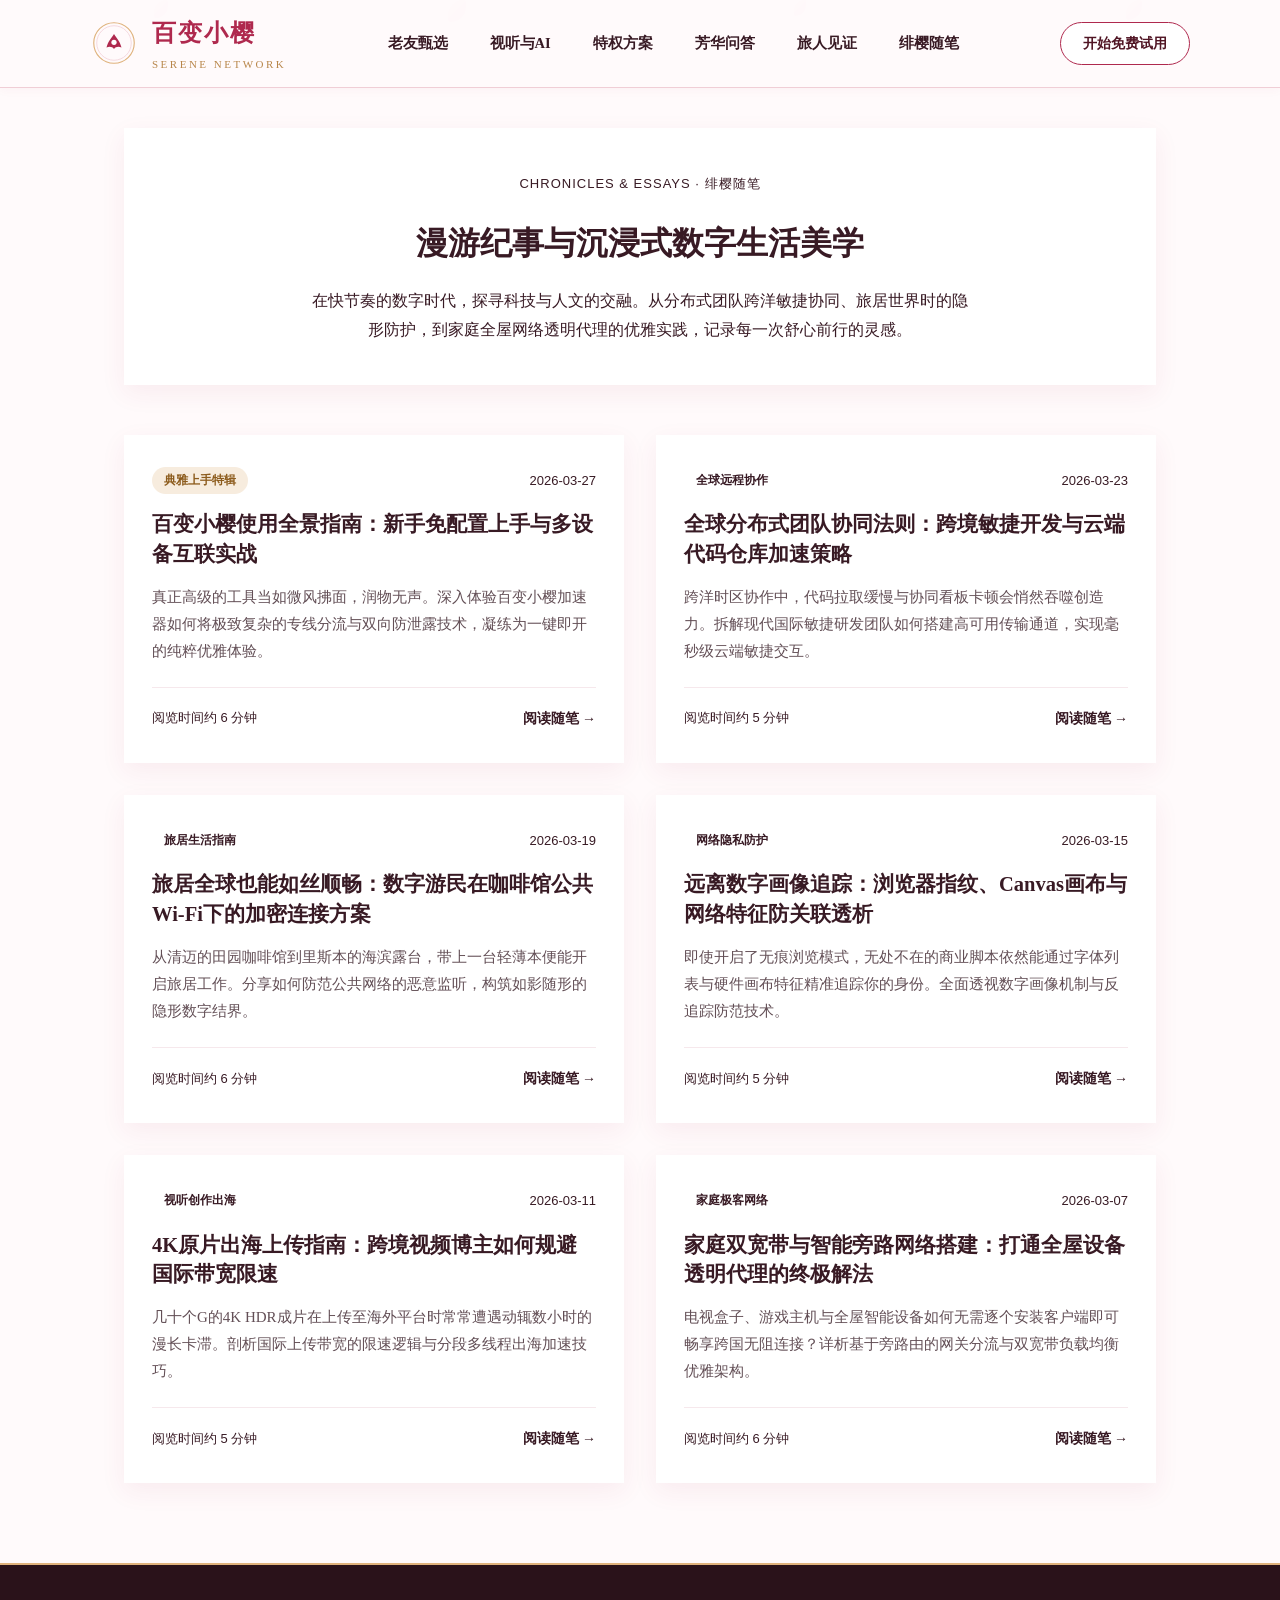
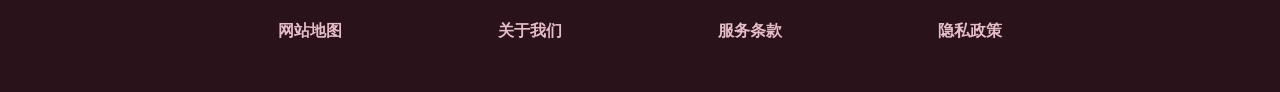
<file: chronicles.html>
<!DOCTYPE html>
<html lang="zh-CN">
<head>
  <meta charset="UTF-8">
  <meta name="viewport" content="width=device-width, initial-scale=1.0">
  <title>绯樱随笔 - 百变小樱加速器漫游纪事与数字生活美学</title>
  <meta name="description" content="百变小樱加速器绯樱随笔专栏，记录跨国远程办公、数字游民旅居生活、创作者带宽优化与前沿网络美学的沉浸式纪事。">
  <link rel="stylesheet" href="style.css">
</head>
<body>

  <!-- Floating Floral Petals -->
  <div class="floating-petals-wrap" aria-hidden="true">
    <div class="f-petal fp1"></div>
    <div class="f-petal fp2"></div>
    <div class="f-petal fp3"></div>
    <div class="f-petal fp4"></div>
  </div>

  <!-- Velvet Header -->
  <header class="velvet-header">
    <div class="header-inner">
      <a href="index.html" class="velvet-logo-link" title="百变小樱网络加速器">
        <svg class="velvet-logo-svg" viewBox="0 0 64 64" fill="none">
          <circle cx="32" cy="32" r="27" stroke="#dfb27c" stroke-width="1.5"/>
          <circle cx="32" cy="32" r="23" stroke="#f0ced6" stroke-width="1"/>
          <path d="M22 38C24 30 28 26 32 20C36 26 40 30 42 38C38 36 34 37 32 40C30 37 26 36 22 38Z" fill="#af294e"/>
          <circle cx="32" cy="31" r="3.5" fill="#ffffff"/>
        </svg>
        <div class="logo-text-col">
          <span class="logo-chinese">百变小樱</span>
          <span class="logo-tagline">SERENE NETWORK</span>
        </div>
      </a>
      <nav class="velvet-nav">
        <a href="index.html#advantages" class="velvet-nav-link">老友甄选</a>
        <a href="index.html#curation" class="velvet-nav-link">视听与AI</a>
        <a href="index.html#pricing" class="velvet-nav-link">特权方案</a>
        <a href="index.html#faq" class="velvet-nav-link">芳华问答</a>
        <a href="index.html#testimonials" class="velvet-nav-link">旅人见证</a>
        <a href="chronicles.html" class="velvet-nav-link">绯樱随笔</a>
      </nav>
      <a href="https://ww012.twilightaff.com/#/?code=A56DH1Af" target="_blank" rel="nofollow" class="header-entry-btn">开始免费试用</a>
    </div>
  </header>

  <main class="chronicles-container">
    <section class="chronicles-prologue">
      <div class="chronicles-ribbon">CHRONICLES & ESSAYS · 绯樱随笔</div>
      <h1>漫游纪事与沉浸式数字生活美学</h1>
      <p>在快节奏的数字时代，探寻科技与人文的交融。从分布式团队跨洋敏捷协同、旅居世界时的隐形防护，到家庭全屋网络透明代理的优雅实践，记录每一次舒心前行的灵感。</p>
    </section>

    <div class="chronicles-grid">
      <!-- Article 1: Brand -->
      <article class="chronicle-card">
        <div class="chronicle-meta-head">
          <span class="chronicle-pill exclusive">典雅上手特辑</span>
          <span class="chronicle-time">2026-03-27</span>
        </div>
        <h2 class="chronicle-heading">
          <a href="sakura-proxy-practical-guide.html">百变小樱使用全景指南：新手免配置上手与多设备互联实战</a>
        </h2>
        <p class="chronicle-excerpt">真正高级的工具当如微风拂面，润物无声。深入体验百变小樱加速器如何将极致复杂的专线分流与双向防泄露技术，凝练为一键即开的纯粹优雅体验。</p>
        <div class="chronicle-footer-row">
          <span class="chronicle-words">阅览时间约 6 分钟</span>
          <a href="sakura-proxy-practical-guide.html" class="chronicle-link-btn">阅读随笔 →</a>
        </div>
      </article>

      <!-- Article 2 -->
      <article class="chronicle-card">
        <div class="chronicle-meta-head">
          <span class="chronicle-pill">全球远程协作</span>
          <span class="chronicle-time">2026-03-23</span>
        </div>
        <h2 class="chronicle-heading">
          <a href="cross-border-collaboration.html">全球分布式团队协同法则：跨境敏捷开发与云端代码仓库加速策略</a>
        </h2>
        <p class="chronicle-excerpt">跨洋时区协作中，代码拉取缓慢与协同看板卡顿会悄然吞噬创造力。拆解现代国际敏捷研发团队如何搭建高可用传输通道，实现毫秒级云端敏捷交互。</p>
        <div class="chronicle-footer-row">
          <span class="chronicle-words">阅览时间约 5 分钟</span>
          <a href="cross-border-collaboration.html" class="chronicle-link-btn">阅读随笔 →</a>
        </div>
      </article>

      <!-- Article 3 -->
      <article class="chronicle-card">
        <div class="chronicle-meta-head">
          <span class="chronicle-pill">旅居生活指南</span>
          <span class="chronicle-time">2026-03-19</span>
        </div>
        <h2 class="chronicle-heading">
          <a href="digital-nomad-connectivity.html">旅居全球也能如丝顺畅：数字游民在咖啡馆公共Wi-Fi下的加密连接方案</a>
        </h2>
        <p class="chronicle-excerpt">从清迈的田园咖啡馆到里斯本的海滨露台，带上一台轻薄本便能开启旅居工作。分享如何防范公共网络的恶意监听，构筑如影随形的隐形数字结界。</p>
        <div class="chronicle-footer-row">
          <span class="chronicle-words">阅览时间约 6 分钟</span>
          <a href="digital-nomad-connectivity.html" class="chronicle-link-btn">阅读随笔 →</a>
        </div>
      </article>

      <!-- Article 4 -->
      <article class="chronicle-card">
        <div class="chronicle-meta-head">
          <span class="chronicle-pill">网络隐私防护</span>
          <span class="chronicle-time">2026-03-15</span>
        </div>
        <h2 class="chronicle-heading">
          <a href="browser-fingerprinting-defense.html">远离数字画像追踪：浏览器指纹、Canvas画布与网络特征防关联透析</a>
        </h2>
        <p class="chronicle-excerpt">即使开启了无痕浏览模式，无处不在的商业脚本依然能通过字体列表与硬件画布特征精准追踪你的身份。全面透视数字画像机制与反追踪防范技术。</p>
        <div class="chronicle-footer-row">
          <span class="chronicle-words">阅览时间约 5 分钟</span>
          <a href="browser-fingerprinting-defense.html" class="chronicle-link-btn">阅读随笔 →</a>
        </div>
      </article>

      <!-- Article 5 -->
      <article class="chronicle-card">
        <div class="chronicle-meta-head">
          <span class="chronicle-pill">视听创作出海</span>
          <span class="chronicle-time">2026-03-11</span>
        </div>
        <h2 class="chronicle-heading">
          <a href="video-creator-bandwidth-tips.html">4K原片出海上传指南：跨境视频博主如何规避国际带宽限速</a>
        </h2>
        <p class="chronicle-excerpt">几十个G的4K HDR成片在上传至海外平台时常常遭遇动辄数小时的漫长卡滞。剖析国际上传带宽的限速逻辑与分段多线程出海加速技巧。</p>
        <div class="chronicle-footer-row">
          <span class="chronicle-words">阅览时间约 5 分钟</span>
          <a href="video-creator-bandwidth-tips.html" class="chronicle-link-btn">阅读随笔 →</a>
        </div>
      </article>

      <!-- Article 6 -->
      <article class="chronicle-card">
        <div class="chronicle-meta-head">
          <span class="chronicle-pill">家庭极客网络</span>
          <span class="chronicle-time">2026-03-07</span>
        </div>
        <h2 class="chronicle-heading">
          <a href="home-office-network-tuning.html">家庭双宽带与智能旁路网络搭建：打通全屋设备透明代理的终极解法</a>
        </h2>
        <p class="chronicle-excerpt">电视盒子、游戏主机与全屋智能设备如何无需逐个安装客户端即可畅享跨国无阻连接？详析基于旁路由的网关分流与双宽带负载均衡优雅架构。</p>
        <div class="chronicle-footer-row">
          <span class="chronicle-words">阅览时间约 6 分钟</span>
          <a href="home-office-network-tuning.html" class="chronicle-link-btn">阅读随笔 →</a>
        </div>
      </article>
    </div>
  </main>

  <!-- Footer -->
  <footer class="velvet-footer">
    <div class="velvet-footer-inner">
      <a href="sitemap.html" class="velvet-footer-link">网站地图</a>
      <a href="about.html" class="velvet-footer-link">关于我们</a>
      <a href="terms.html" class="velvet-footer-link">服务条款</a>
      <a href="privacy.html" class="velvet-footer-link">隐私政策</a>
    </div>
  </footer>

</body>
</html>
</file>
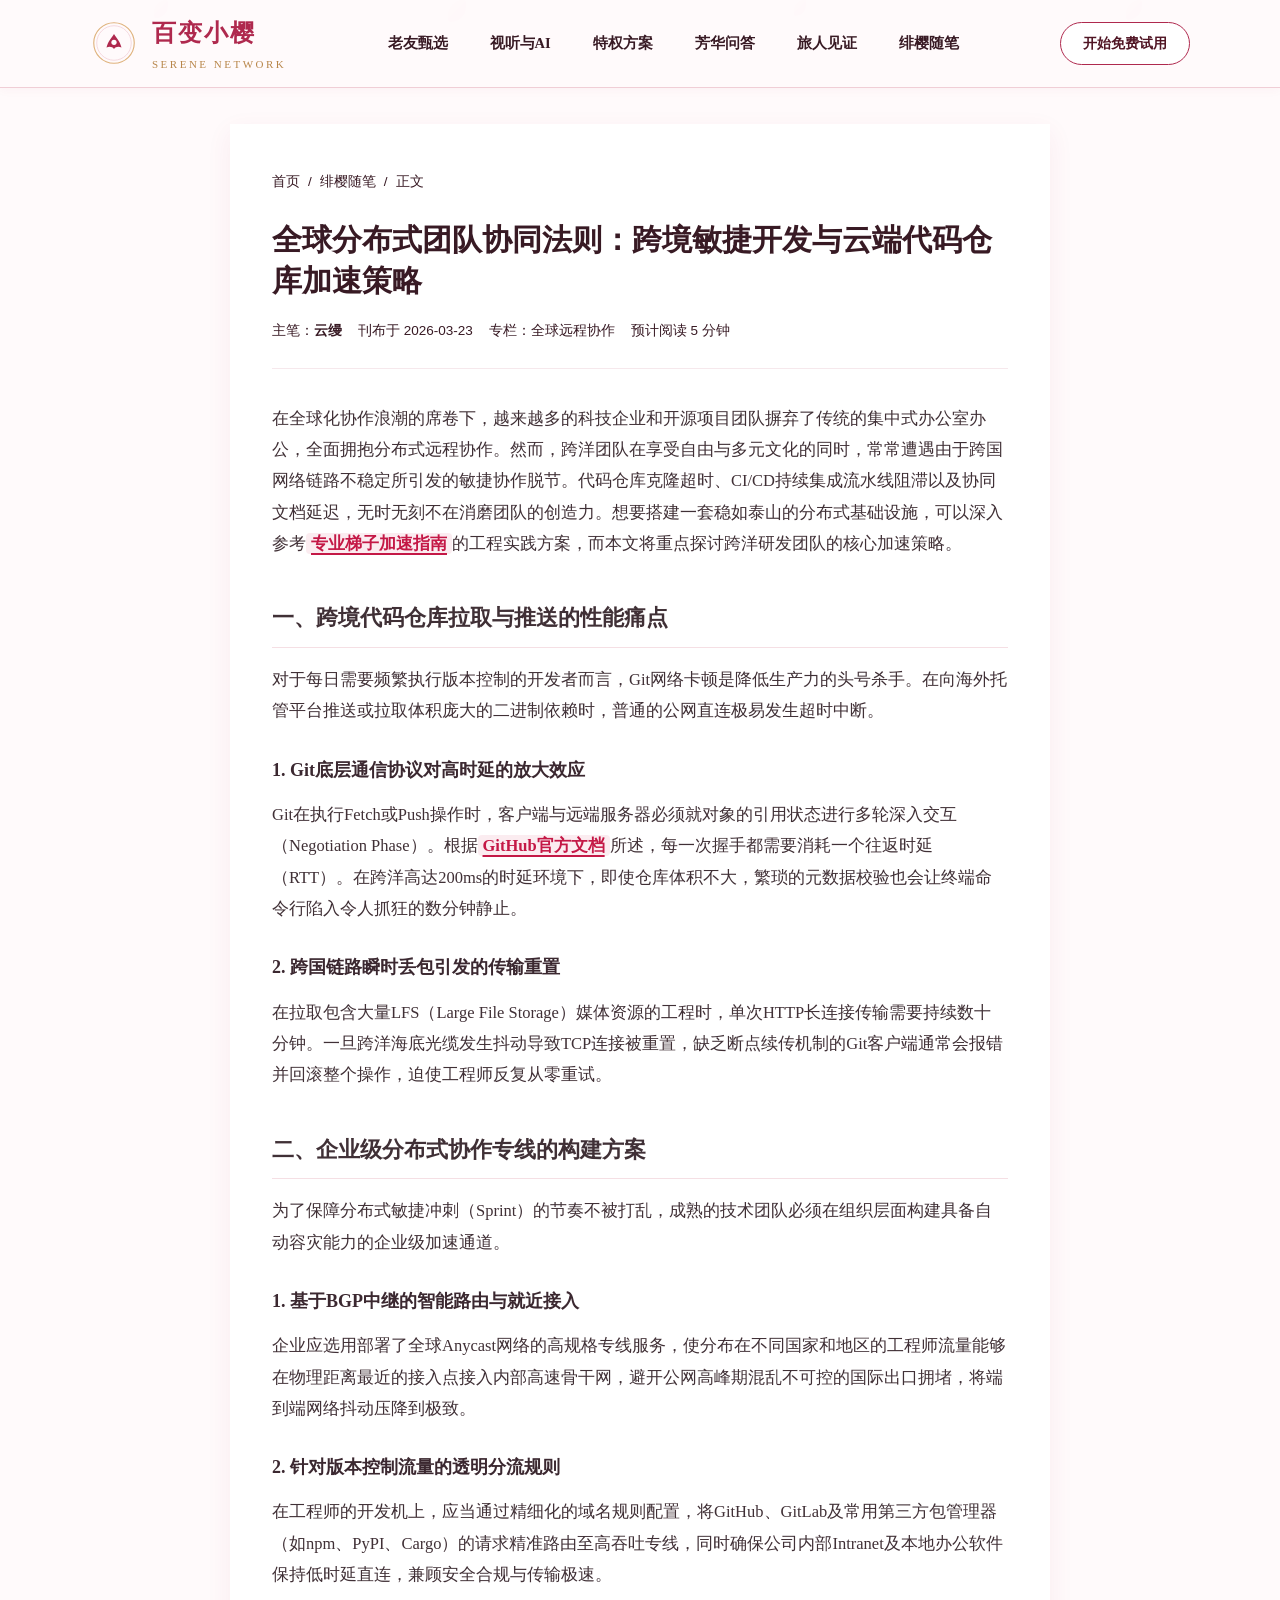
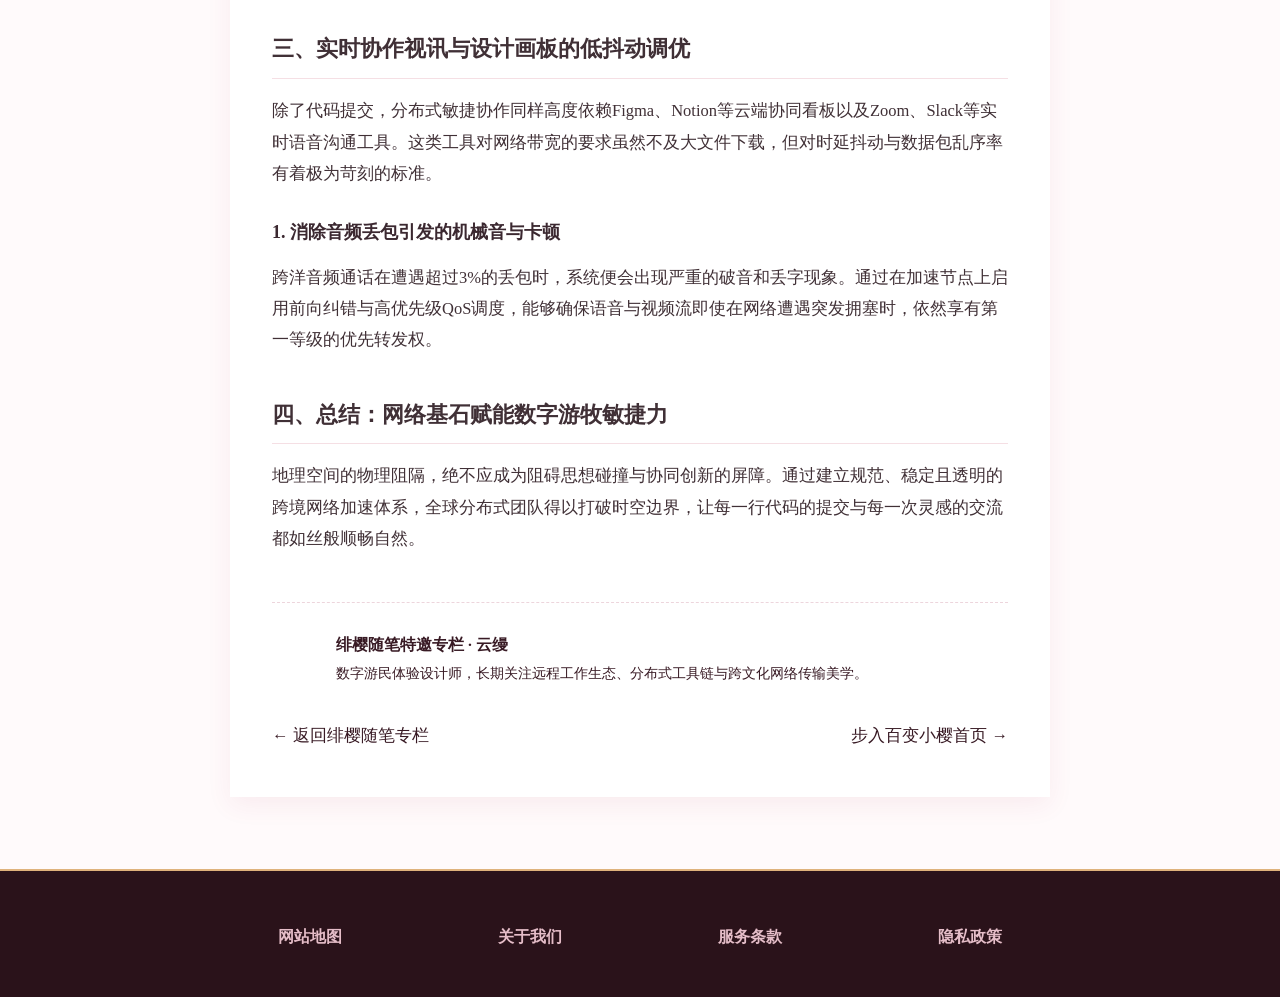
<file: cross-border-collaboration.html>
<!DOCTYPE html>
<html lang="zh-CN">
<head>
  <meta charset="UTF-8">
  <meta name="viewport" content="width=device-width, initial-scale=1.0">
  <title>全球分布式团队协同法则：跨境敏捷开发与云端代码仓库加速策略 - 百变小樱加速器绯樱随笔</title>
  <link rel="stylesheet" href="style.css">
</head>
<body>

  <!-- Floating Floral Petals -->
  <div class="floating-petals-wrap" aria-hidden="true">
    <div class="f-petal fp1"></div>
    <div class="f-petal fp2"></div>
    <div class="f-petal fp3"></div>
    <div class="f-petal fp4"></div>
  </div>

  <!-- Header -->
  <header class="velvet-header">
    <div class="header-inner">
      <a href="index.html" class="velvet-logo-link" title="百变小樱网络加速器">
        <svg class="velvet-logo-svg" viewBox="0 0 64 64" fill="none">
          <circle cx="32" cy="32" r="27" stroke="#dfb27c" stroke-width="1.5"/>
          <circle cx="32" cy="32" r="23" stroke="#f0ced6" stroke-width="1"/>
          <path d="M22 38C24 30 28 26 32 20C36 26 40 30 42 38C38 36 34 37 32 40C30 37 26 36 22 38Z" fill="#af294e"/>
          <circle cx="32" cy="31" r="3.5" fill="#ffffff"/>
        </svg>
        <div class="logo-text-col">
          <span class="logo-chinese">百变小樱</span>
          <span class="logo-tagline">SERENE NETWORK</span>
        </div>
      </a>
      <nav class="velvet-nav">
        <a href="index.html#advantages" class="velvet-nav-link">老友甄选</a>
        <a href="index.html#curation" class="velvet-nav-link">视听与AI</a>
        <a href="index.html#pricing" class="velvet-nav-link">特权方案</a>
        <a href="index.html#faq" class="velvet-nav-link">芳华问答</a>
        <a href="index.html#testimonials" class="velvet-nav-link">旅人见证</a>
        <a href="chronicles.html" class="velvet-nav-link">绯樱随笔</a>
      </nav>
      <a href="https://ww012.twilightaff.com/#/?code=A56DH1Af" target="_blank" rel="nofollow" class="header-entry-btn">开始免费试用</a>
    </div>
  </header>

  <main class="editorial-reader-wrap">
    <article class="editorial-reader-card">
      <nav class="editorial-crumbs">
        <a href="index.html">首页</a>
        <span>/</span>
        <a href="chronicles.html">绯樱随笔</a>
        <span>/</span>
        <span>正文</span>
      </nav>

      <h1 class="editorial-title">全球分布式团队协同法则：跨境敏捷开发与云端代码仓库加速策略</h1>

      <div class="editorial-meta-ribbon">
        <span>主笔：<strong>云缦</strong></span>
        <span>刊布于 2026-03-23</span>
        <span>专栏：全球远程协作</span>
        <span>预计阅读 5 分钟</span>
      </div>

      <div class="editorial-body">

        <p>在全球化协作浪潮的席卷下，越来越多的科技企业和开源项目团队摒弃了传统的集中式办公室办公，全面拥抱分布式远程协作。然而，跨洋团队在享受自由与多元文化的同时，常常遭遇由于跨国网络链路不稳定所引发的敏捷协作脱节。代码仓库克隆超时、CI/CD持续集成流水线阻滞以及协同文档延迟，无时无刻不在消磨团队的创造力。想要搭建一套稳如泰山的分布式基础设施，可以深入参考<a href="https://tizilab.net/" target="_blank">专业梯子加速指南</a>的工程实践方案，而本文将重点探讨跨洋研发团队的核心加速策略。</p>

        <h2>一、跨境代码仓库拉取与推送的性能痛点</h2>
        <p>对于每日需要频繁执行版本控制的开发者而言，Git网络卡顿是降低生产力的头号杀手。在向海外托管平台推送或拉取体积庞大的二进制依赖时，普通的公网直连极易发生超时中断。</p>

        <h3>1. Git底层通信协议对高时延的放大效应</h3>
        <p>Git在执行Fetch或Push操作时，客户端与远端服务器必须就对象的引用状态进行多轮深入交互（Negotiation Phase）。根据<a href="https://docs.github.com/en/get-started" target="_blank" rel="noopener">GitHub官方文档</a>所述，每一次握手都需要消耗一个往返时延（RTT）。在跨洋高达200ms的时延环境下，即使仓库体积不大，繁琐的元数据校验也会让终端命令行陷入令人抓狂的数分钟静止。</p>

        <h3>2. 跨国链路瞬时丢包引发的传输重置</h3>
        <p>在拉取包含大量LFS（Large File Storage）媒体资源的工程时，单次HTTP长连接传输需要持续数十分钟。一旦跨洋海底光缆发生抖动导致TCP连接被重置，缺乏断点续传机制的Git客户端通常会报错并回滚整个操作，迫使工程师反复从零重试。</p>

        <h2>二、企业级分布式协作专线的构建方案</h2>
        <p>为了保障分布式敏捷冲刺（Sprint）的节奏不被打乱，成熟的技术团队必须在组织层面构建具备自动容灾能力的企业级加速通道。</p>

        <h3>1. 基于BGP中继的智能路由与就近接入</h3>
        <p>企业应选用部署了全球Anycast网络的高规格专线服务，使分布在不同国家和地区的工程师流量能够在物理距离最近的接入点接入内部高速骨干网，避开公网高峰期混乱不可控的国际出口拥堵，将端到端网络抖动压降到极致。</p>

        <h3>2. 针对版本控制流量的透明分流规则</h3>
        <p>在工程师的开发机上，应当通过精细化的域名规则配置，将GitHub、GitLab及常用第三方包管理器（如npm、PyPI、Cargo）的请求精准路由至高吞吐专线，同时确保公司内部Intranet及本地办公软件保持低时延直连，兼顾安全合规与传输极速。</p>

        <h2>三、实时协作视讯与设计画板的低抖动调优</h2>
        <p>除了代码提交，分布式敏捷协作同样高度依赖Figma、Notion等云端协同看板以及Zoom、Slack等实时语音沟通工具。这类工具对网络带宽的要求虽然不及大文件下载，但对时延抖动与数据包乱序率有着极为苛刻的标准。</p>

        <h3>1. 消除音频丢包引发的机械音与卡顿</h3>
        <p>跨洋音频通话在遭遇超过3%的丢包时，系统便会出现严重的破音和丢字现象。通过在加速节点上启用前向纠错与高优先级QoS调度，能够确保语音与视频流即使在网络遭遇突发拥塞时，依然享有第一等级的优先转发权。</p>

        <h2>四、总结：网络基石赋能数字游牧敏捷力</h2>
        <p>地理空间的物理阻隔，绝不应成为阻碍思想碰撞与协同创新的屏障。通过建立规范、稳定且透明的跨境网络加速体系，全球分布式团队得以打破时空边界，让每一行代码的提交与每一次灵感的交流都如丝般顺畅自然。</p>

      </div>

      <div class="editorial-curator">
        <div class="curator-seal">缦</div>
        <div class="curator-words">
          <h4>绯樱随笔特邀专栏 · 云缦</h4>
          <p>数字游民体验设计师，长期关注远程工作生态、分布式工具链与跨文化网络传输美学。</p>
        </div>
      </div>

      <div class="editorial-tail-nav">
        <a href="chronicles.html" class="back-home-link">← 返回绯樱随笔专栏</a>
        <a href="index.html" class="back-home-link">步入百变小樱首页 →</a>
      </div>
    </article>
  </main>

  <footer class="velvet-footer">
    <div class="velvet-footer-inner">
      <a href="sitemap.html" class="velvet-footer-link">网站地图</a>
      <a href="about.html" class="velvet-footer-link">关于我们</a>
      <a href="terms.html" class="velvet-footer-link">服务条款</a>
      <a href="privacy.html" class="velvet-footer-link">隐私政策</a>
    </div>
  </footer>

</body>
</html>
</file>
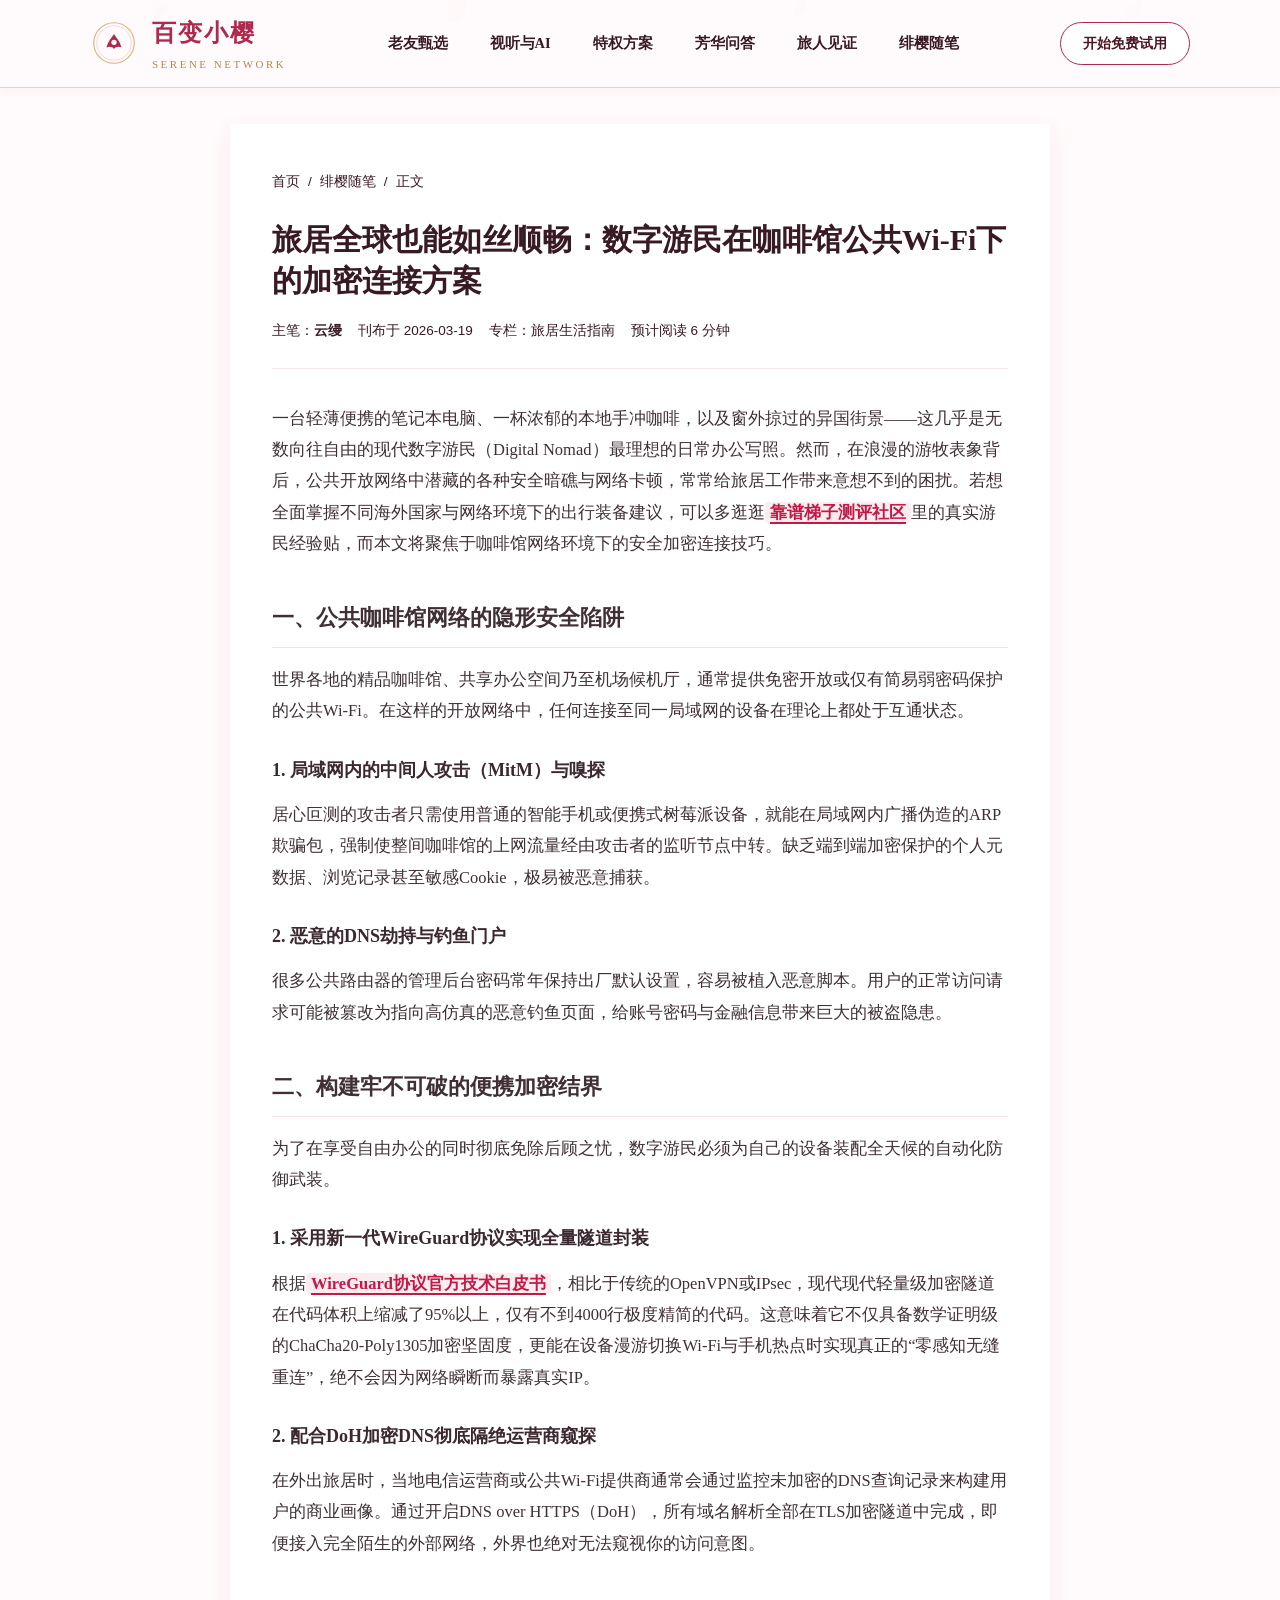
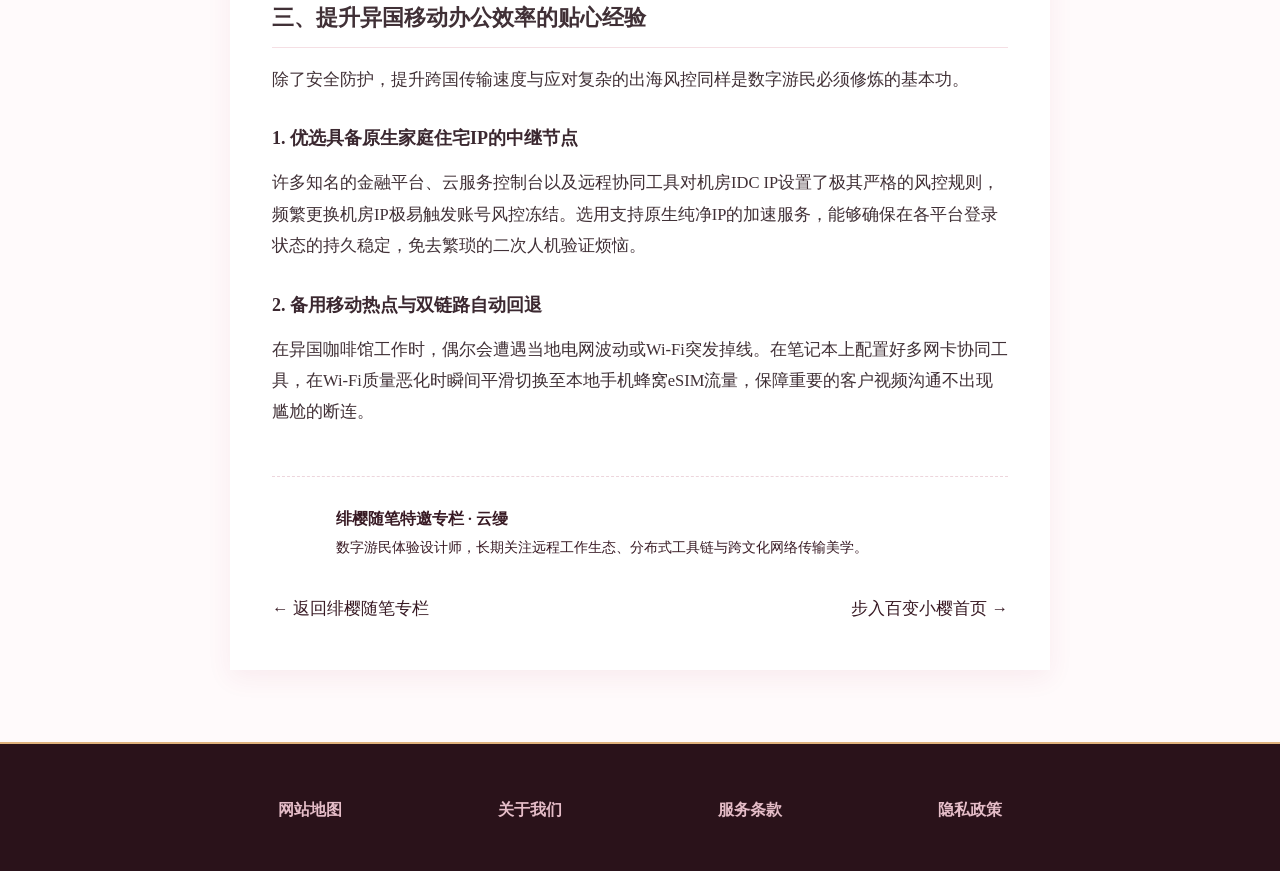
<file: digital-nomad-connectivity.html>
<!DOCTYPE html>
<html lang="zh-CN">
<head>
  <meta charset="UTF-8">
  <meta name="viewport" content="width=device-width, initial-scale=1.0">
  <title>旅居全球也能如丝顺畅：数字游民在咖啡馆公共Wi-Fi下的加密连接方案 - 百变小樱加速器绯樱随笔</title>
  <link rel="stylesheet" href="style.css">
</head>
<body>

  <!-- Floating Floral Petals -->
  <div class="floating-petals-wrap" aria-hidden="true">
    <div class="f-petal fp1"></div>
    <div class="f-petal fp2"></div>
    <div class="f-petal fp3"></div>
    <div class="f-petal fp4"></div>
  </div>

  <!-- Header -->
  <header class="velvet-header">
    <div class="header-inner">
      <a href="index.html" class="velvet-logo-link" title="百变小樱网络加速器">
        <svg class="velvet-logo-svg" viewBox="0 0 64 64" fill="none">
          <circle cx="32" cy="32" r="27" stroke="#dfb27c" stroke-width="1.5"/>
          <circle cx="32" cy="32" r="23" stroke="#f0ced6" stroke-width="1"/>
          <path d="M22 38C24 30 28 26 32 20C36 26 40 30 42 38C38 36 34 37 32 40C30 37 26 36 22 38Z" fill="#af294e"/>
          <circle cx="32" cy="31" r="3.5" fill="#ffffff"/>
        </svg>
        <div class="logo-text-col">
          <span class="logo-chinese">百变小樱</span>
          <span class="logo-tagline">SERENE NETWORK</span>
        </div>
      </a>
      <nav class="velvet-nav">
        <a href="index.html#advantages" class="velvet-nav-link">老友甄选</a>
        <a href="index.html#curation" class="velvet-nav-link">视听与AI</a>
        <a href="index.html#pricing" class="velvet-nav-link">特权方案</a>
        <a href="index.html#faq" class="velvet-nav-link">芳华问答</a>
        <a href="index.html#testimonials" class="velvet-nav-link">旅人见证</a>
        <a href="chronicles.html" class="velvet-nav-link">绯樱随笔</a>
      </nav>
      <a href="https://ww012.twilightaff.com/#/?code=A56DH1Af" target="_blank" rel="nofollow" class="header-entry-btn">开始免费试用</a>
    </div>
  </header>

  <main class="editorial-reader-wrap">
    <article class="editorial-reader-card">
      <nav class="editorial-crumbs">
        <a href="index.html">首页</a>
        <span>/</span>
        <a href="chronicles.html">绯樱随笔</a>
        <span>/</span>
        <span>正文</span>
      </nav>

      <h1 class="editorial-title">旅居全球也能如丝顺畅：数字游民在咖啡馆公共Wi-Fi下的加密连接方案</h1>

      <div class="editorial-meta-ribbon">
        <span>主笔：<strong>云缦</strong></span>
        <span>刊布于 2026-03-19</span>
        <span>专栏：旅居生活指南</span>
        <span>预计阅读 6 分钟</span>
      </div>

      <div class="editorial-body">

        <p>一台轻薄便携的笔记本电脑、一杯浓郁的本地手冲咖啡，以及窗外掠过的异国街景——这几乎是无数向往自由的现代数字游民（Digital Nomad）最理想的日常办公写照。然而，在浪漫的游牧表象背后，公共开放网络中潜藏的各种安全暗礁与网络卡顿，常常给旅居工作带来意想不到的困扰。若想全面掌握不同海外国家与网络环境下的出行装备建议，可以多逛逛<a href="https://tizilab.net/" target="_blank">靠谱梯子测评社区</a>里的真实游民经验贴，而本文将聚焦于咖啡馆网络环境下的安全加密连接技巧。</p>

        <h2>一、公共咖啡馆网络的隐形安全陷阱</h2>
        <p>世界各地的精品咖啡馆、共享办公空间乃至机场候机厅，通常提供免密开放或仅有简易弱密码保护的公共Wi-Fi。在这样的开放网络中，任何连接至同一局域网的设备在理论上都处于互通状态。</p>

        <h3>1. 局域网内的中间人攻击（MitM）与嗅探</h3>
        <p>居心叵测的攻击者只需使用普通的智能手机或便携式树莓派设备，就能在局域网内广播伪造的ARP欺骗包，强制使整间咖啡馆的上网流量经由攻击者的监听节点中转。缺乏端到端加密保护的个人元数据、浏览记录甚至敏感Cookie，极易被恶意捕获。</p>

        <h3>2. 恶意的DNS劫持与钓鱼门户</h3>
        <p>很多公共路由器的管理后台密码常年保持出厂默认设置，容易被植入恶意脚本。用户的正常访问请求可能被篡改为指向高仿真的恶意钓鱼页面，给账号密码与金融信息带来巨大的被盗隐患。</p>

        <h2>二、构建牢不可破的便携加密结界</h2>
        <p>为了在享受自由办公的同时彻底免除后顾之忧，数字游民必须为自己的设备装配全天候的自动化防御武装。</p>

        <h3>1. 采用新一代WireGuard协议实现全量隧道封装</h3>
        <p>根据<a href="https://www.wireguard.com/" target="_blank" rel="noopener">WireGuard协议官方技术白皮书</a>，相比于传统的OpenVPN或IPsec，现代现代轻量级加密隧道在代码体积上缩减了95%以上，仅有不到4000行极度精简的代码。这意味着它不仅具备数学证明级的ChaCha20-Poly1305加密坚固度，更能在设备漫游切换Wi-Fi与手机热点时实现真正的“零感知无缝重连”，绝不会因为网络瞬断而暴露真实IP。</p>

        <h3>2. 配合DoH加密DNS彻底隔绝运营商窥探</h3>
        <p>在外出旅居时，当地电信运营商或公共Wi-Fi提供商通常会通过监控未加密的DNS查询记录来构建用户的商业画像。通过开启DNS over HTTPS（DoH），所有域名解析全部在TLS加密隧道中完成，即便接入完全陌生的外部网络，外界也绝对无法窥视你的访问意图。</p>

        <h2>三、提升异国移动办公效率的贴心经验</h2>
        <p>除了安全防护，提升跨国传输速度与应对复杂的出海风控同样是数字游民必须修炼的基本功。</p>

        <h3>1. 优选具备原生家庭住宅IP的中继节点</h3>
        <p>许多知名的金融平台、云服务控制台以及远程协同工具对机房IDC IP设置了极其严格的风控规则，频繁更换机房IP极易触发账号风控冻结。选用支持原生纯净IP的加速服务，能够确保在各平台登录状态的持久稳定，免去繁琐的二次人机验证烦恼。</p>

        <h3>2. 备用移动热点与双链路自动回退</h3>
        <p>在异国咖啡馆工作时，偶尔会遭遇当地电网波动或Wi-Fi突发掉线。在笔记本上配置好多网卡协同工具，在Wi-Fi质量恶化时瞬间平滑切换至本地手机蜂窝eSIM流量，保障重要的客户视频沟通不出现尴尬的断连。</p>

      </div>

      <div class="editorial-curator">
        <div class="curator-seal">缦</div>
        <div class="curator-words">
          <h4>绯樱随笔特邀专栏 · 云缦</h4>
          <p>数字游民体验设计师，长期关注远程工作生态、分布式工具链与跨文化网络传输美学。</p>
        </div>
      </div>

      <div class="editorial-tail-nav">
        <a href="chronicles.html" class="back-home-link">← 返回绯樱随笔专栏</a>
        <a href="index.html" class="back-home-link">步入百变小樱首页 →</a>
      </div>
    </article>
  </main>

  <footer class="velvet-footer">
    <div class="velvet-footer-inner">
      <a href="sitemap.html" class="velvet-footer-link">网站地图</a>
      <a href="about.html" class="velvet-footer-link">关于我们</a>
      <a href="terms.html" class="velvet-footer-link">服务条款</a>
      <a href="privacy.html" class="velvet-footer-link">隐私政策</a>
    </div>
  </footer>

</body>
</html>
</file>
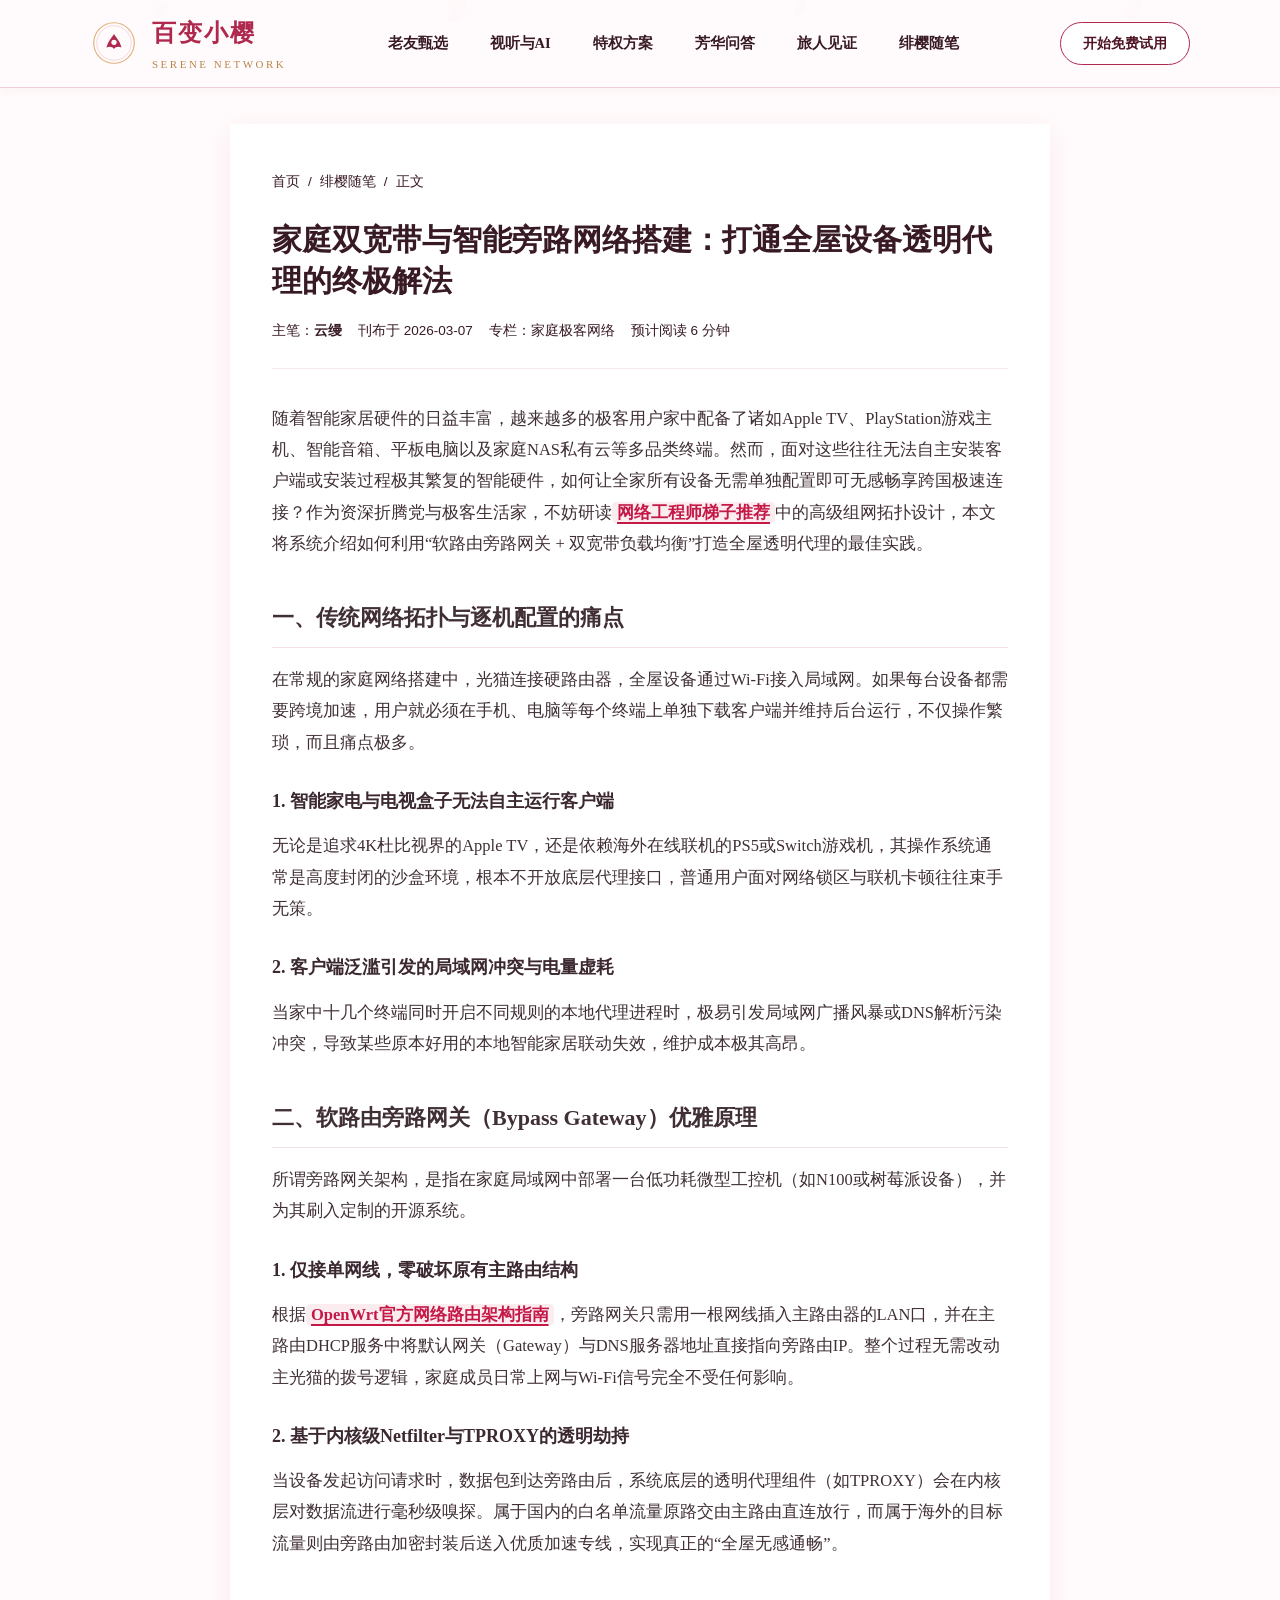
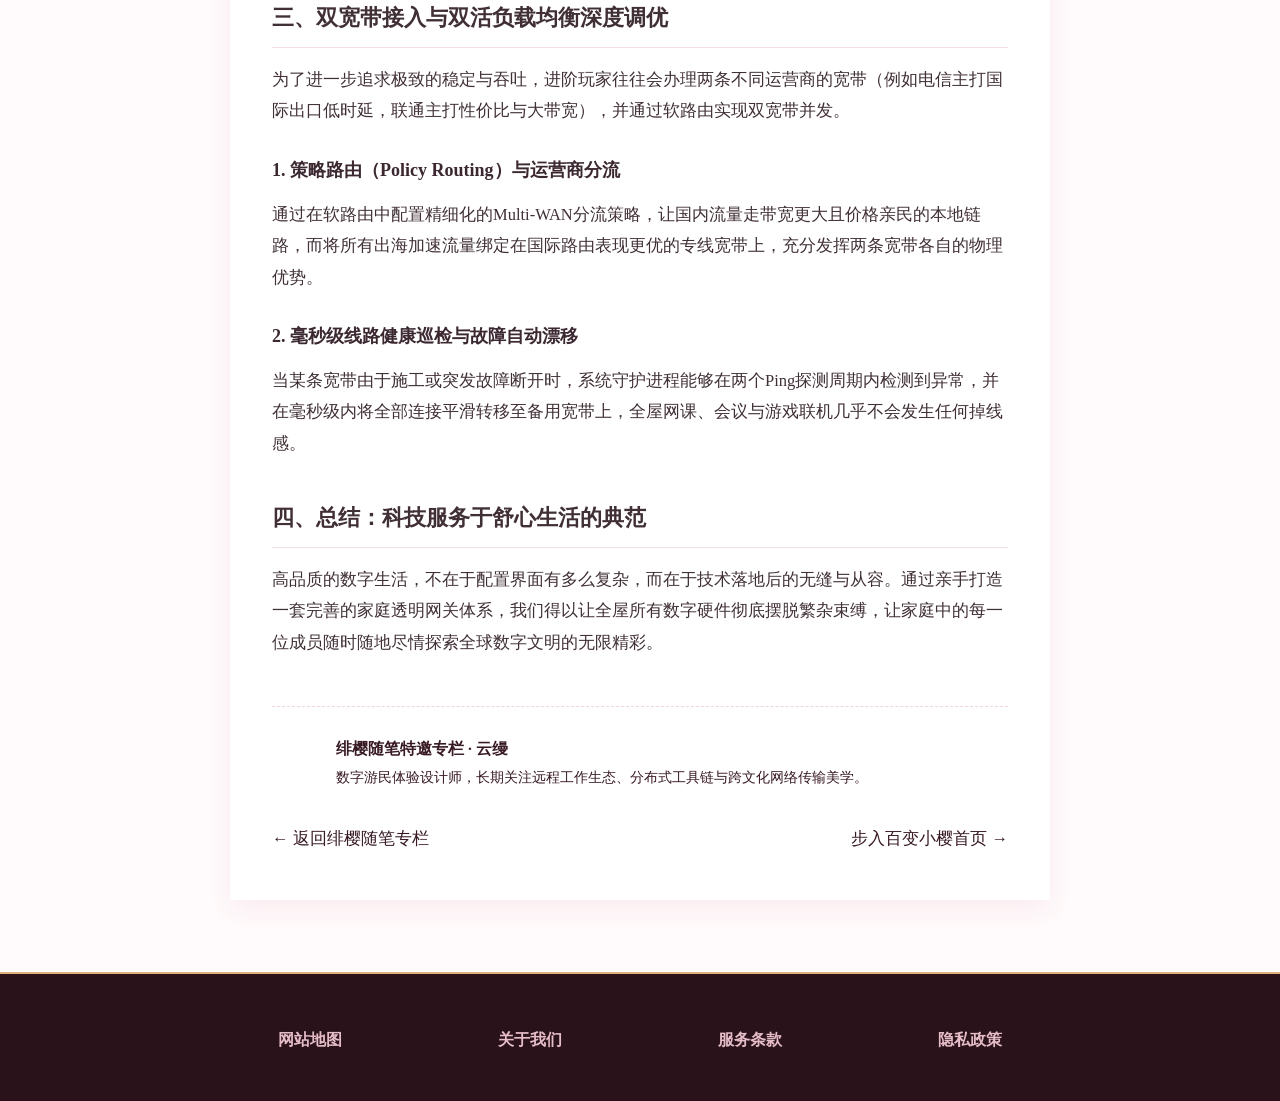
<file: home-office-network-tuning.html>
<!DOCTYPE html>
<html lang="zh-CN">
<head>
  <meta charset="UTF-8">
  <meta name="viewport" content="width=device-width, initial-scale=1.0">
  <title>家庭双宽带与智能旁路网络搭建：打通全屋设备透明代理的终极解法 - 百变小樱加速器绯樱随笔</title>
  <link rel="stylesheet" href="style.css">
</head>
<body>

  <!-- Floating Floral Petals -->
  <div class="floating-petals-wrap" aria-hidden="true">
    <div class="f-petal fp1"></div>
    <div class="f-petal fp2"></div>
    <div class="f-petal fp3"></div>
    <div class="f-petal fp4"></div>
  </div>

  <!-- Header -->
  <header class="velvet-header">
    <div class="header-inner">
      <a href="index.html" class="velvet-logo-link" title="百变小樱网络加速器">
        <svg class="velvet-logo-svg" viewBox="0 0 64 64" fill="none">
          <circle cx="32" cy="32" r="27" stroke="#dfb27c" stroke-width="1.5"/>
          <circle cx="32" cy="32" r="23" stroke="#f0ced6" stroke-width="1"/>
          <path d="M22 38C24 30 28 26 32 20C36 26 40 30 42 38C38 36 34 37 32 40C30 37 26 36 22 38Z" fill="#af294e"/>
          <circle cx="32" cy="31" r="3.5" fill="#ffffff"/>
        </svg>
        <div class="logo-text-col">
          <span class="logo-chinese">百变小樱</span>
          <span class="logo-tagline">SERENE NETWORK</span>
        </div>
      </a>
      <nav class="velvet-nav">
        <a href="index.html#advantages" class="velvet-nav-link">老友甄选</a>
        <a href="index.html#curation" class="velvet-nav-link">视听与AI</a>
        <a href="index.html#pricing" class="velvet-nav-link">特权方案</a>
        <a href="index.html#faq" class="velvet-nav-link">芳华问答</a>
        <a href="index.html#testimonials" class="velvet-nav-link">旅人见证</a>
        <a href="chronicles.html" class="velvet-nav-link">绯樱随笔</a>
      </nav>
      <a href="https://ww012.twilightaff.com/#/?code=A56DH1Af" target="_blank" rel="nofollow" class="header-entry-btn">开始免费试用</a>
    </div>
  </header>

  <main class="editorial-reader-wrap">
    <article class="editorial-reader-card">
      <nav class="editorial-crumbs">
        <a href="index.html">首页</a>
        <span>/</span>
        <a href="chronicles.html">绯樱随笔</a>
        <span>/</span>
        <span>正文</span>
      </nav>

      <h1 class="editorial-title">家庭双宽带与智能旁路网络搭建：打通全屋设备透明代理的终极解法</h1>

      <div class="editorial-meta-ribbon">
        <span>主笔：<strong>云缦</strong></span>
        <span>刊布于 2026-03-07</span>
        <span>专栏：家庭极客网络</span>
        <span>预计阅读 6 分钟</span>
      </div>

      <div class="editorial-body">

        <p>随着智能家居硬件的日益丰富，越来越多的极客用户家中配备了诸如Apple TV、PlayStation游戏主机、智能音箱、平板电脑以及家庭NAS私有云等多品类终端。然而，面对这些往往无法自主安装客户端或安装过程极其繁复的智能硬件，如何让全家所有设备无需单独配置即可无感畅享跨国极速连接？作为资深折腾党与极客生活家，不妨研读<a href="https://tizilab.net/" target="_blank">网络工程师梯子推荐</a>中的高级组网拓扑设计，本文将系统介绍如何利用“软路由旁路网关 + 双宽带负载均衡”打造全屋透明代理的最佳实践。</p>

        <h2>一、传统网络拓扑与逐机配置的痛点</h2>
        <p>在常规的家庭网络搭建中，光猫连接硬路由器，全屋设备通过Wi-Fi接入局域网。如果每台设备都需要跨境加速，用户就必须在手机、电脑等每个终端上单独下载客户端并维持后台运行，不仅操作繁琐，而且痛点极多。</p>

        <h3>1. 智能家电与电视盒子无法自主运行客户端</h3>
        <p>无论是追求4K杜比视界的Apple TV，还是依赖海外在线联机的PS5或Switch游戏机，其操作系统通常是高度封闭的沙盒环境，根本不开放底层代理接口，普通用户面对网络锁区与联机卡顿往往束手无策。</p>

        <h3>2. 客户端泛滥引发的局域网冲突与电量虚耗</h3>
        <p>当家中十几个终端同时开启不同规则的本地代理进程时，极易引发局域网广播风暴或DNS解析污染冲突，导致某些原本好用的本地智能家居联动失效，维护成本极其高昂。</p>

        <h2>二、软路由旁路网关（Bypass Gateway）优雅原理</h2>
        <p>所谓旁路网关架构，是指在家庭局域网中部署一台低功耗微型工控机（如N100或树莓派设备），并为其刷入定制的开源系统。</p>

        <h3>1. 仅接单网线，零破坏原有主路由结构</h3>
        <p>根据<a href="https://openwrt.org/docs/guide-user/network/routing/routes_basics" target="_blank" rel="noopener">OpenWrt官方网络路由架构指南</a>，旁路网关只需用一根网线插入主路由器的LAN口，并在主路由DHCP服务中将默认网关（Gateway）与DNS服务器地址直接指向旁路由IP。整个过程无需改动主光猫的拨号逻辑，家庭成员日常上网与Wi-Fi信号完全不受任何影响。</p>

        <h3>2. 基于内核级Netfilter与TPROXY的透明劫持</h3>
        <p>当设备发起访问请求时，数据包到达旁路由后，系统底层的透明代理组件（如TPROXY）会在内核层对数据流进行毫秒级嗅探。属于国内的白名单流量原路交由主路由直连放行，而属于海外的目标流量则由旁路由加密封装后送入优质加速专线，实现真正的“全屋无感通畅”。</p>

        <h2>三、双宽带接入与双活负载均衡深度调优</h2>
        <p>为了进一步追求极致的稳定与吞吐，进阶玩家往往会办理两条不同运营商的宽带（例如电信主打国际出口低时延，联通主打性价比与大带宽），并通过软路由实现双宽带并发。</p>

        <h3>1. 策略路由（Policy Routing）与运营商分流</h3>
        <p>通过在软路由中配置精细化的Multi-WAN分流策略，让国内流量走带宽更大且价格亲民的本地链路，而将所有出海加速流量绑定在国际路由表现更优的专线宽带上，充分发挥两条宽带各自的物理优势。</p>

        <h3>2. 毫秒级线路健康巡检与故障自动漂移</h3>
        <p>当某条宽带由于施工或突发故障断开时，系统守护进程能够在两个Ping探测周期内检测到异常，并在毫秒级内将全部连接平滑转移至备用宽带上，全屋网课、会议与游戏联机几乎不会发生任何掉线感。</p>

        <h2>四、总结：科技服务于舒心生活的典范</h2>
        <p>高品质的数字生活，不在于配置界面有多么复杂，而在于技术落地后的无缝与从容。通过亲手打造一套完善的家庭透明网关体系，我们得以让全屋所有数字硬件彻底摆脱繁杂束缚，让家庭中的每一位成员随时随地尽情探索全球数字文明的无限精彩。</p>

      </div>

      <div class="editorial-curator">
        <div class="curator-seal">缦</div>
        <div class="curator-words">
          <h4>绯樱随笔特邀专栏 · 云缦</h4>
          <p>数字游民体验设计师，长期关注远程工作生态、分布式工具链与跨文化网络传输美学。</p>
        </div>
      </div>

      <div class="editorial-tail-nav">
        <a href="chronicles.html" class="back-home-link">← 返回绯樱随笔专栏</a>
        <a href="index.html" class="back-home-link">步入百变小樱首页 →</a>
      </div>
    </article>
  </main>

  <footer class="velvet-footer">
    <div class="velvet-footer-inner">
      <a href="sitemap.html" class="velvet-footer-link">网站地图</a>
      <a href="about.html" class="velvet-footer-link">关于我们</a>
      <a href="terms.html" class="velvet-footer-link">服务条款</a>
      <a href="privacy.html" class="velvet-footer-link">隐私政策</a>
    </div>
  </footer>

</body>
</html>
</file>
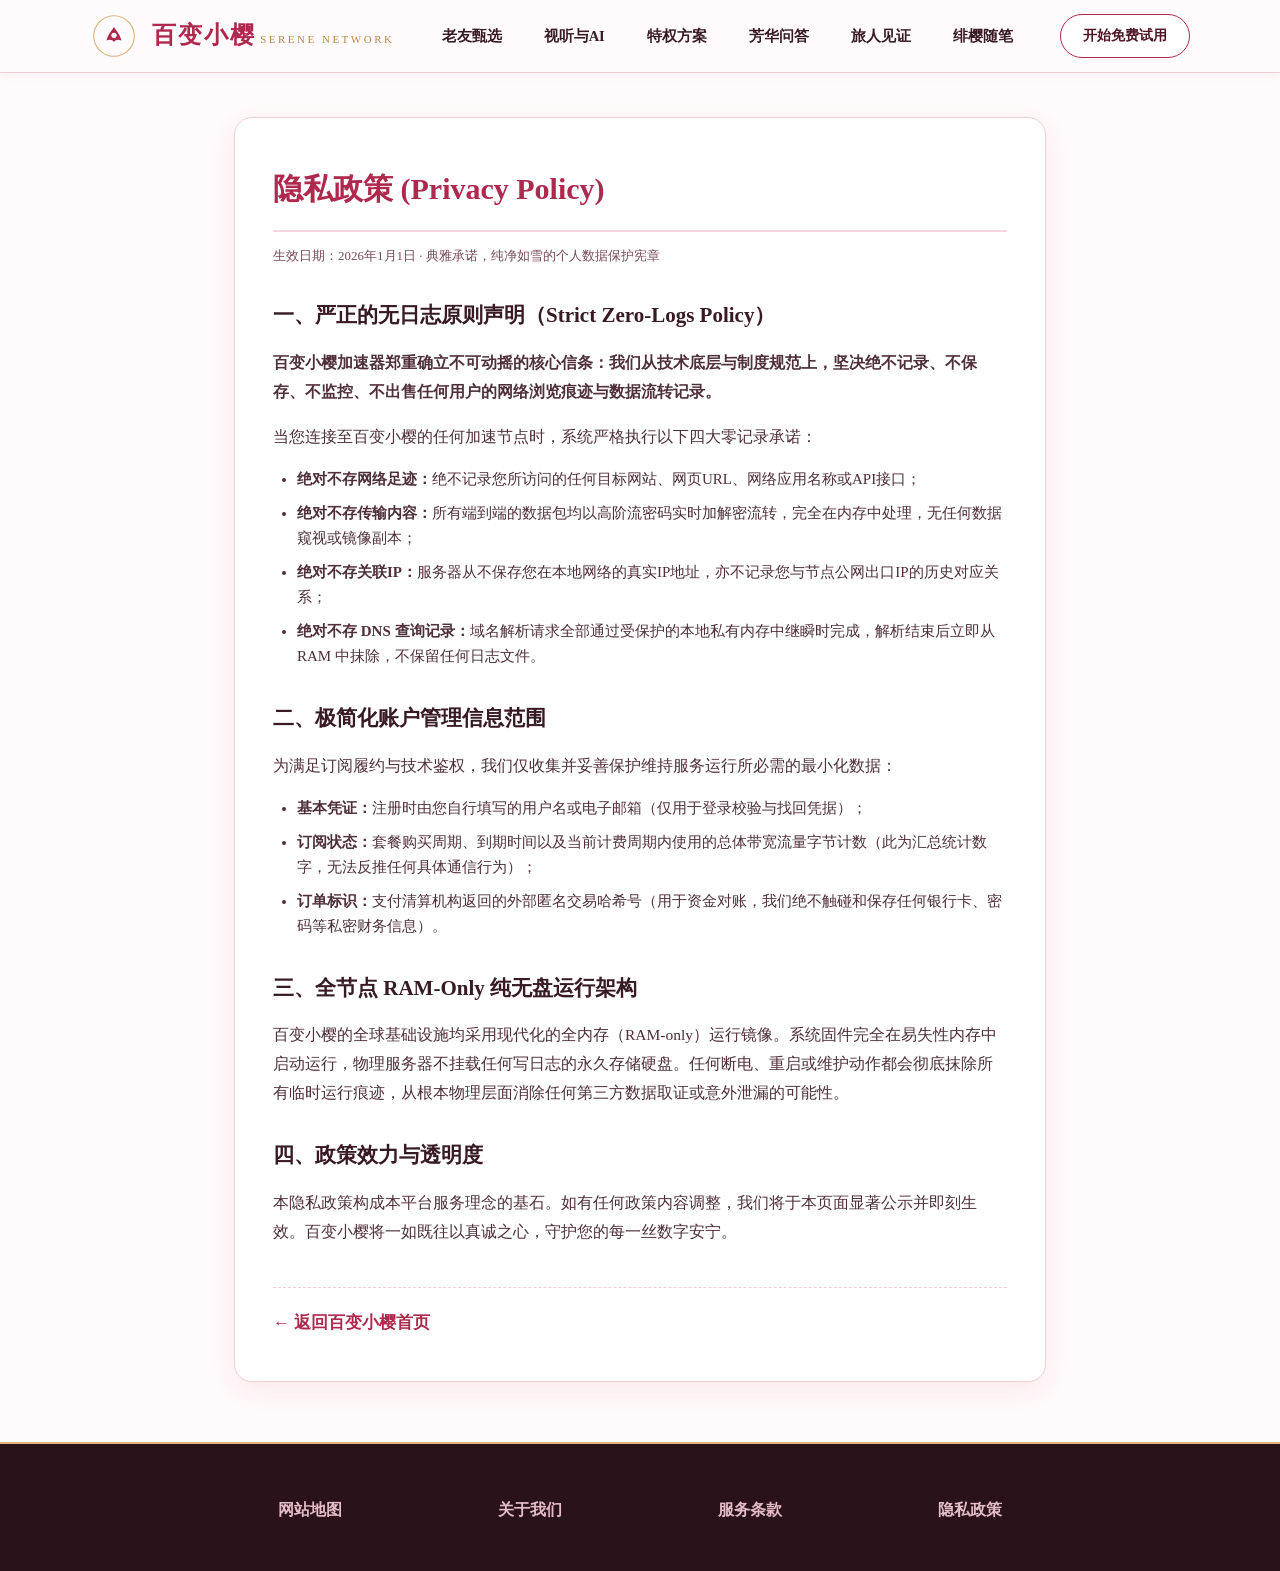
<file: privacy.html>
<!DOCTYPE html>
<html lang="zh-CN">
<head>
  <meta charset="UTF-8">
  <meta name="viewport" content="width=device-width, initial-scale=1.0">
  <title>隐私政策 - 百变小樱加速器</title>
  <link rel="stylesheet" href="style.css">
</head>
<body>
  <header class="velvet-header">
    <div class="header-inner">
      <a href="index.html" class="velvet-logo-link" title="百变小樱网络加速器">
        <svg class="velvet-logo-svg" viewBox="0 0 64 64" fill="none">
          <circle cx="32" cy="32" r="27" stroke="#dfb27c" stroke-width="1.5"/>
          <path d="M22 38C24 30 28 26 32 20C36 26 40 30 42 38C38 36 34 37 32 40C30 37 26 36 22 38Z" fill="#af294e"/>
          <circle cx="32" cy="31" r="3.5" fill="#ffffff"/>
        </svg>
        <div class="brand-text">
          <span class="brand-title" style="color: #af294e; font-size: 24px; font-weight: 900; letter-spacing: 2px;">百变小樱</span>
          <span class="brand-subtitle" style="font-size: 11px; color: #b8864a; letter-spacing: 2.5px;">SERENE NETWORK</span>
        </div>
      </a>
      <nav class="velvet-nav">
        <a href="index.html#advantages" class="velvet-nav-link">老友甄选</a>
        <a href="index.html#curation" class="velvet-nav-link">视听与AI</a>
        <a href="index.html#pricing" class="velvet-nav-link">特权方案</a>
        <a href="index.html#faq" class="velvet-nav-link">芳华问答</a>
        <a href="index.html#testimonials" class="velvet-nav-link">旅人见证</a>
        <a href="chronicles.html" class="velvet-nav-link">绯樱随笔</a>
      </nav>
      <a href="https://ww012.twilightaff.com/#/?code=A56DH1Af" target="_blank" rel="nofollow" class="header-entry-btn">开始免费试用</a>
    </div>
  </header>

  <main class="velvet-subpage-wrap">
    <article class="velvet-doc-card">
      <h1 class="velvet-doc-title">隐私政策 (Privacy Policy)</h1>
      <p class="velvet-doc-meta">生效日期：2026年1月1日 · 典雅承诺，纯净如雪的个人数据保护宪章</p>
      
      <div class="velvet-doc-content">
        <h2>一、严正的无日志原则声明（Strict Zero-Logs Policy）</h2>
        <p><strong>百变小樱加速器郑重确立不可动摇的核心信条：我们从技术底层与制度规范上，坚决绝不记录、不保存、不监控、不出售任何用户的网络浏览痕迹与数据流转记录。</strong></p>
        <p>当您连接至百变小樱的任何加速节点时，系统严格执行以下四大零记录承诺：</p>
        <ul>
          <li><strong>绝对不存网络足迹：</strong>绝不记录您所访问的任何目标网站、网页URL、网络应用名称或API接口；</li>
          <li><strong>绝对不存传输内容：</strong>所有端到端的数据包均以高阶流密码实时加解密流转，完全在内存中处理，无任何数据窥视或镜像副本；</li>
          <li><strong>绝对不存关联IP：</strong>服务器从不保存您在本地网络的真实IP地址，亦不记录您与节点公网出口IP的历史对应关系；</li>
          <li><strong>绝对不存 DNS 查询记录：</strong>域名解析请求全部通过受保护的本地私有内存中继瞬时完成，解析结束后立即从 RAM 中抹除，不保留任何日志文件。</li>
        </ul>

        <h2>二、极简化账户管理信息范围</h2>
        <p>为满足订阅履约与技术鉴权，我们仅收集并妥善保护维持服务运行所必需的最小化数据：</p>
        <ul>
          <li><strong>基本凭证：</strong>注册时由您自行填写的用户名或电子邮箱（仅用于登录校验与找回凭据）；</li>
          <li><strong>订阅状态：</strong>套餐购买周期、到期时间以及当前计费周期内使用的总体带宽流量字节计数（此为汇总统计数字，无法反推任何具体通信行为）；</li>
          <li><strong>订单标识：</strong>支付清算机构返回的外部匿名交易哈希号（用于资金对账，我们绝不触碰和保存任何银行卡、密码等私密财务信息）。</li>
        </ul>

        <h2>三、全节点 RAM-Only 纯无盘运行架构</h2>
        <p>百变小樱的全球基础设施均采用现代化的全内存（RAM-only）运行镜像。系统固件完全在易失性内存中启动运行，物理服务器不挂载任何写日志的永久存储硬盘。任何断电、重启或维护动作都会彻底抹除所有临时运行痕迹，从根本物理层面消除任何第三方数据取证或意外泄漏的可能性。</p>

        <h2>四、政策效力与透明度</h2>
        <p>本隐私政策构成本平台服务理念的基石。如有任何政策内容调整，我们将于本页面显著公示并即刻生效。百变小樱将一如既往以真诚之心，守护您的每一丝数字安宁。</p>
      </div>

      <div class="back-salon-wrap">
        <a href="index.html" class="back-salon-link">← 返回百变小樱首页</a>
      </div>
    </article>
  </main>

  <footer class="velvet-footer">
    <div class="velvet-footer-inner">
      <a href="sitemap.html" class="velvet-footer-link">网站地图</a>
      <a href="about.html" class="velvet-footer-link">关于我们</a>
      <a href="terms.html" class="velvet-footer-link">服务条款</a>
      <a href="privacy.html" class="velvet-footer-link">隐私政策</a>
    </div>
  </footer>
</body>
</html>
</file>
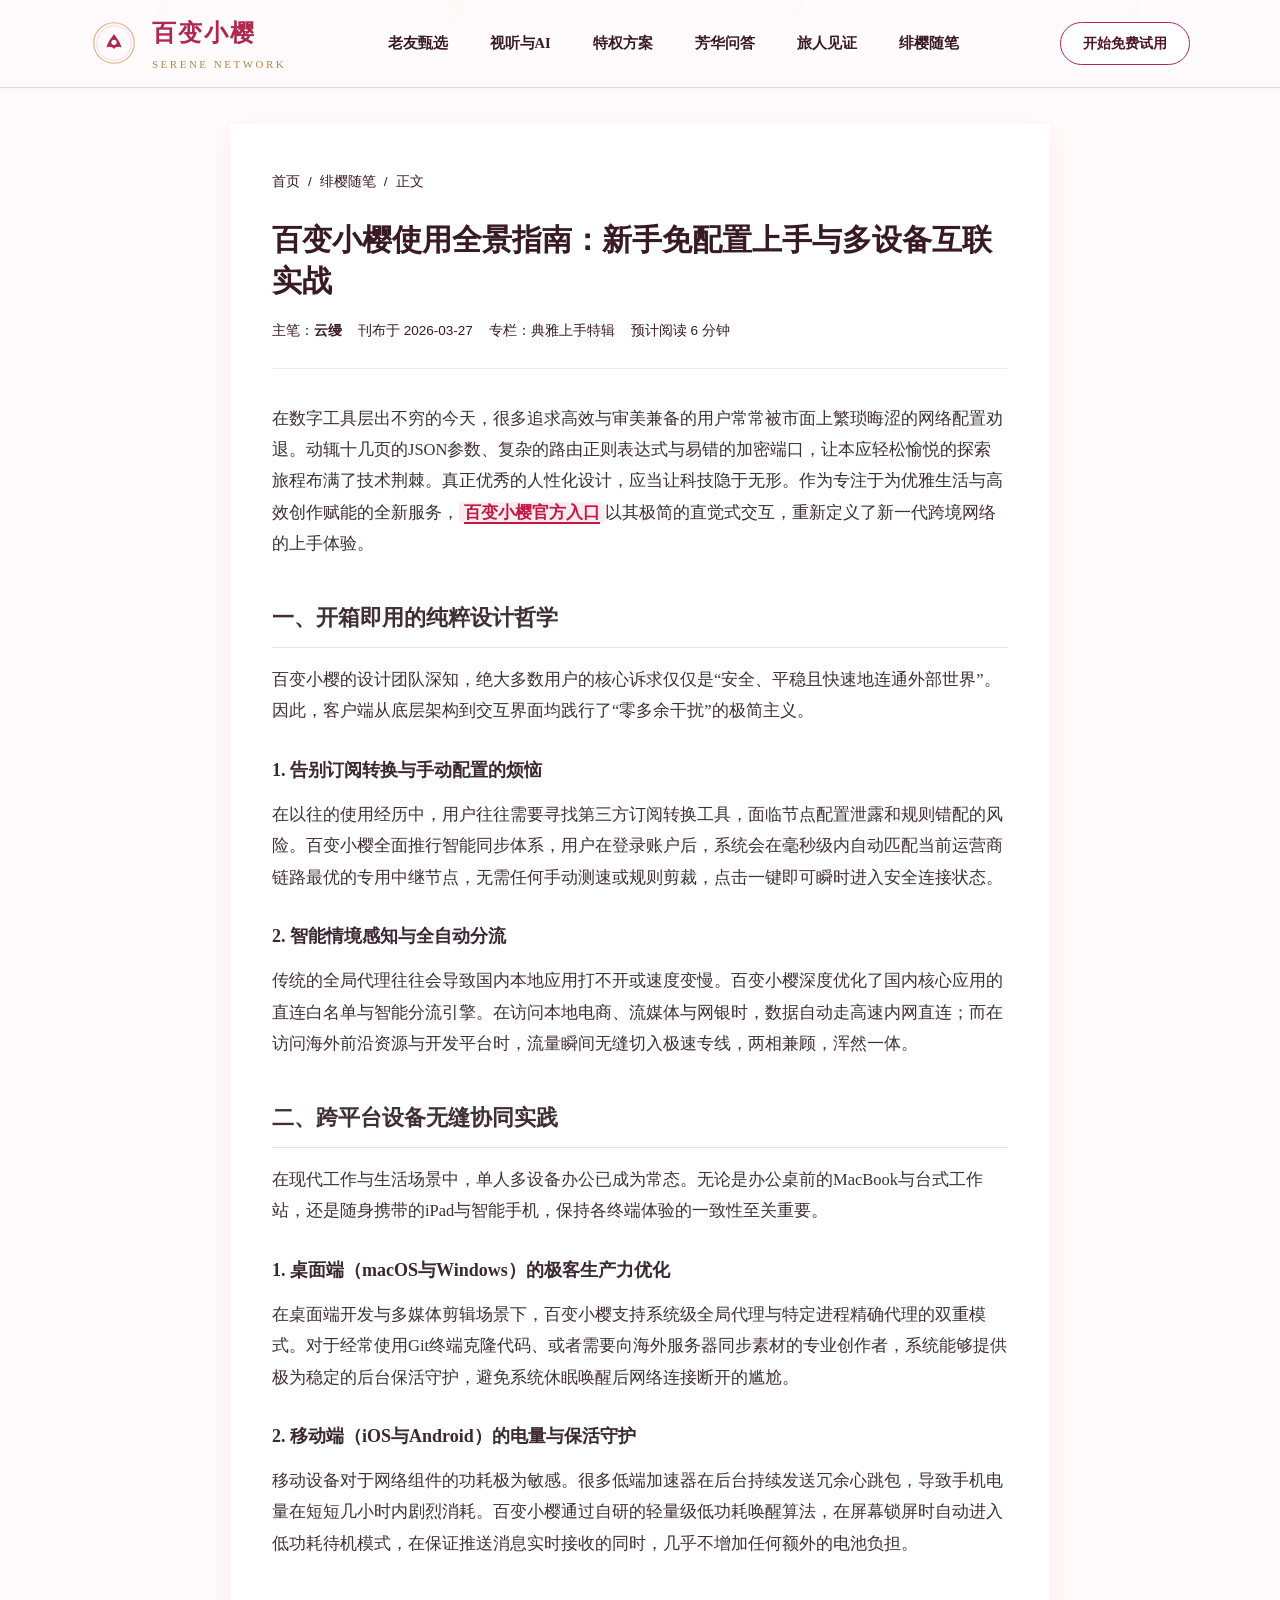
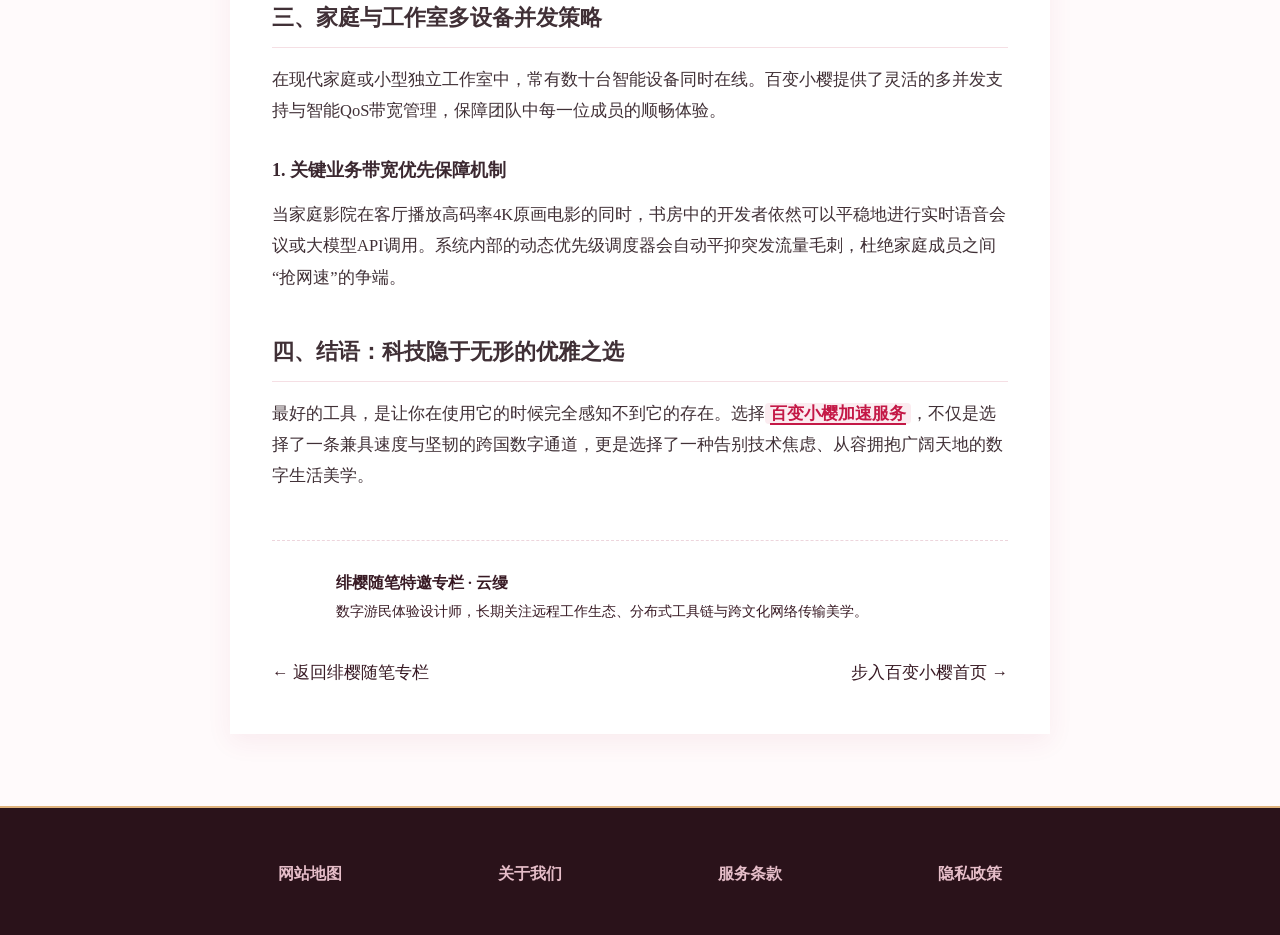
<file: sakura-proxy-practical-guide.html>
<!DOCTYPE html>
<html lang="zh-CN">
<head>
  <meta charset="UTF-8">
  <meta name="viewport" content="width=device-width, initial-scale=1.0">
  <title>百变小樱使用全景指南：新手免配置上手与多设备互联实战 - 百变小樱加速器绯樱随笔</title>
  <link rel="stylesheet" href="style.css">
</head>
<body>

  <!-- Floating Floral Petals -->
  <div class="floating-petals-wrap" aria-hidden="true">
    <div class="f-petal fp1"></div>
    <div class="f-petal fp2"></div>
    <div class="f-petal fp3"></div>
    <div class="f-petal fp4"></div>
  </div>

  <!-- Header -->
  <header class="velvet-header">
    <div class="header-inner">
      <a href="index.html" class="velvet-logo-link" title="百变小樱网络加速器">
        <svg class="velvet-logo-svg" viewBox="0 0 64 64" fill="none">
          <circle cx="32" cy="32" r="27" stroke="#dfb27c" stroke-width="1.5"/>
          <circle cx="32" cy="32" r="23" stroke="#f0ced6" stroke-width="1"/>
          <path d="M22 38C24 30 28 26 32 20C36 26 40 30 42 38C38 36 34 37 32 40C30 37 26 36 22 38Z" fill="#af294e"/>
          <circle cx="32" cy="31" r="3.5" fill="#ffffff"/>
        </svg>
        <div class="logo-text-col">
          <span class="logo-chinese">百变小樱</span>
          <span class="logo-tagline">SERENE NETWORK</span>
        </div>
      </a>
      <nav class="velvet-nav">
        <a href="index.html#advantages" class="velvet-nav-link">老友甄选</a>
        <a href="index.html#curation" class="velvet-nav-link">视听与AI</a>
        <a href="index.html#pricing" class="velvet-nav-link">特权方案</a>
        <a href="index.html#faq" class="velvet-nav-link">芳华问答</a>
        <a href="index.html#testimonials" class="velvet-nav-link">旅人见证</a>
        <a href="chronicles.html" class="velvet-nav-link">绯樱随笔</a>
      </nav>
      <a href="https://ww012.twilightaff.com/#/?code=A56DH1Af" target="_blank" rel="nofollow" class="header-entry-btn">开始免费试用</a>
    </div>
  </header>

  <main class="editorial-reader-wrap">
    <article class="editorial-reader-card">
      <nav class="editorial-crumbs">
        <a href="index.html">首页</a>
        <span>/</span>
        <a href="chronicles.html">绯樱随笔</a>
        <span>/</span>
        <span>正文</span>
      </nav>

      <h1 class="editorial-title">百变小樱使用全景指南：新手免配置上手与多设备互联实战</h1>

      <div class="editorial-meta-ribbon">
        <span>主笔：<strong>云缦</strong></span>
        <span>刊布于 2026-03-27</span>
        <span>专栏：典雅上手特辑</span>
        <span>预计阅读 6 分钟</span>
      </div>

      <div class="editorial-body">

        <p>在数字工具层出不穷的今天，很多追求高效与审美兼备的用户常常被市面上繁琐晦涩的网络配置劝退。动辄十几页的JSON参数、复杂的路由正则表达式与易错的加密端口，让本应轻松愉悦的探索旅程布满了技术荆棘。真正优秀的人性化设计，应当让科技隐于无形。作为专注于为优雅生活与高效创作赋能的全新服务，<a href="index.html">百变小樱官方入口</a>以其极简的直觉式交互，重新定义了新一代跨境网络的上手体验。</p>

        <h2>一、开箱即用的纯粹设计哲学</h2>
        <p>百变小樱的设计团队深知，绝大多数用户的核心诉求仅仅是“安全、平稳且快速地连通外部世界”。因此，客户端从底层架构到交互界面均践行了“零多余干扰”的极简主义。</p>

        <h3>1. 告别订阅转换与手动配置的烦恼</h3>
        <p>在以往的使用经历中，用户往往需要寻找第三方订阅转换工具，面临节点配置泄露和规则错配的风险。百变小樱全面推行智能同步体系，用户在登录账户后，系统会在毫秒级内自动匹配当前运营商链路最优的专用中继节点，无需任何手动测速或规则剪裁，点击一键即可瞬时进入安全连接状态。</p>

        <h3>2. 智能情境感知与全自动分流</h3>
        <p>传统的全局代理往往会导致国内本地应用打不开或速度变慢。百变小樱深度优化了国内核心应用的直连白名单与智能分流引擎。在访问本地电商、流媒体与网银时，数据自动走高速内网直连；而在访问海外前沿资源与开发平台时，流量瞬间无缝切入极速专线，两相兼顾，浑然一体。</p>

        <h2>二、跨平台设备无缝协同实践</h2>
        <p>在现代工作与生活场景中，单人多设备办公已成为常态。无论是办公桌前的MacBook与台式工作站，还是随身携带的iPad与智能手机，保持各终端体验的一致性至关重要。</p>

        <h3>1. 桌面端（macOS与Windows）的极客生产力优化</h3>
        <p>在桌面端开发与多媒体剪辑场景下，百变小樱支持系统级全局代理与特定进程精确代理的双重模式。对于经常使用Git终端克隆代码、或者需要向海外服务器同步素材的专业创作者，系统能够提供极为稳定的后台保活守护，避免系统休眠唤醒后网络连接断开的尴尬。</p>

        <h3>2. 移动端（iOS与Android）的电量与保活守护</h3>
        <p>移动设备对于网络组件的功耗极为敏感。很多低端加速器在后台持续发送冗余心跳包，导致手机电量在短短几小时内剧烈消耗。百变小樱通过自研的轻量级低功耗唤醒算法，在屏幕锁屏时自动进入低功耗待机模式，在保证推送消息实时接收的同时，几乎不增加任何额外的电池负担。</p>

        <h2>三、家庭与工作室多设备并发策略</h2>
        <p>在现代家庭或小型独立工作室中，常有数十台智能设备同时在线。百变小樱提供了灵活的多并发支持与智能QoS带宽管理，保障团队中每一位成员的顺畅体验。</p>

        <h3>1. 关键业务带宽优先保障机制</h3>
        <p>当家庭影院在客厅播放高码率4K原画电影的同时，书房中的开发者依然可以平稳地进行实时语音会议或大模型API调用。系统内部的动态优先级调度器会自动平抑突发流量毛刺，杜绝家庭成员之间“抢网速”的争端。</p>

        <h2>四、结语：科技隐于无形的优雅之选</h2>
        <p>最好的工具，是让你在使用它的时候完全感知不到它的存在。选择<a href="index.html">百变小樱加速服务</a>，不仅是选择了一条兼具速度与坚韧的跨国数字通道，更是选择了一种告别技术焦虑、从容拥抱广阔天地的数字生活美学。</p>

      </div>

      <div class="editorial-curator">
        <div class="curator-seal">缦</div>
        <div class="curator-words">
          <h4>绯樱随笔特邀专栏 · 云缦</h4>
          <p>数字游民体验设计师，长期关注远程工作生态、分布式工具链与跨文化网络传输美学。</p>
        </div>
      </div>

      <div class="editorial-tail-nav">
        <a href="chronicles.html" class="back-home-link">← 返回绯樱随笔专栏</a>
        <a href="index.html" class="back-home-link">步入百变小樱首页 →</a>
      </div>
    </article>
  </main>

  <footer class="velvet-footer">
    <div class="velvet-footer-inner">
      <a href="sitemap.html" class="velvet-footer-link">网站地图</a>
      <a href="about.html" class="velvet-footer-link">关于我们</a>
      <a href="terms.html" class="velvet-footer-link">服务条款</a>
      <a href="privacy.html" class="velvet-footer-link">隐私政策</a>
    </div>
  </footer>

</body>
</html>
</file>
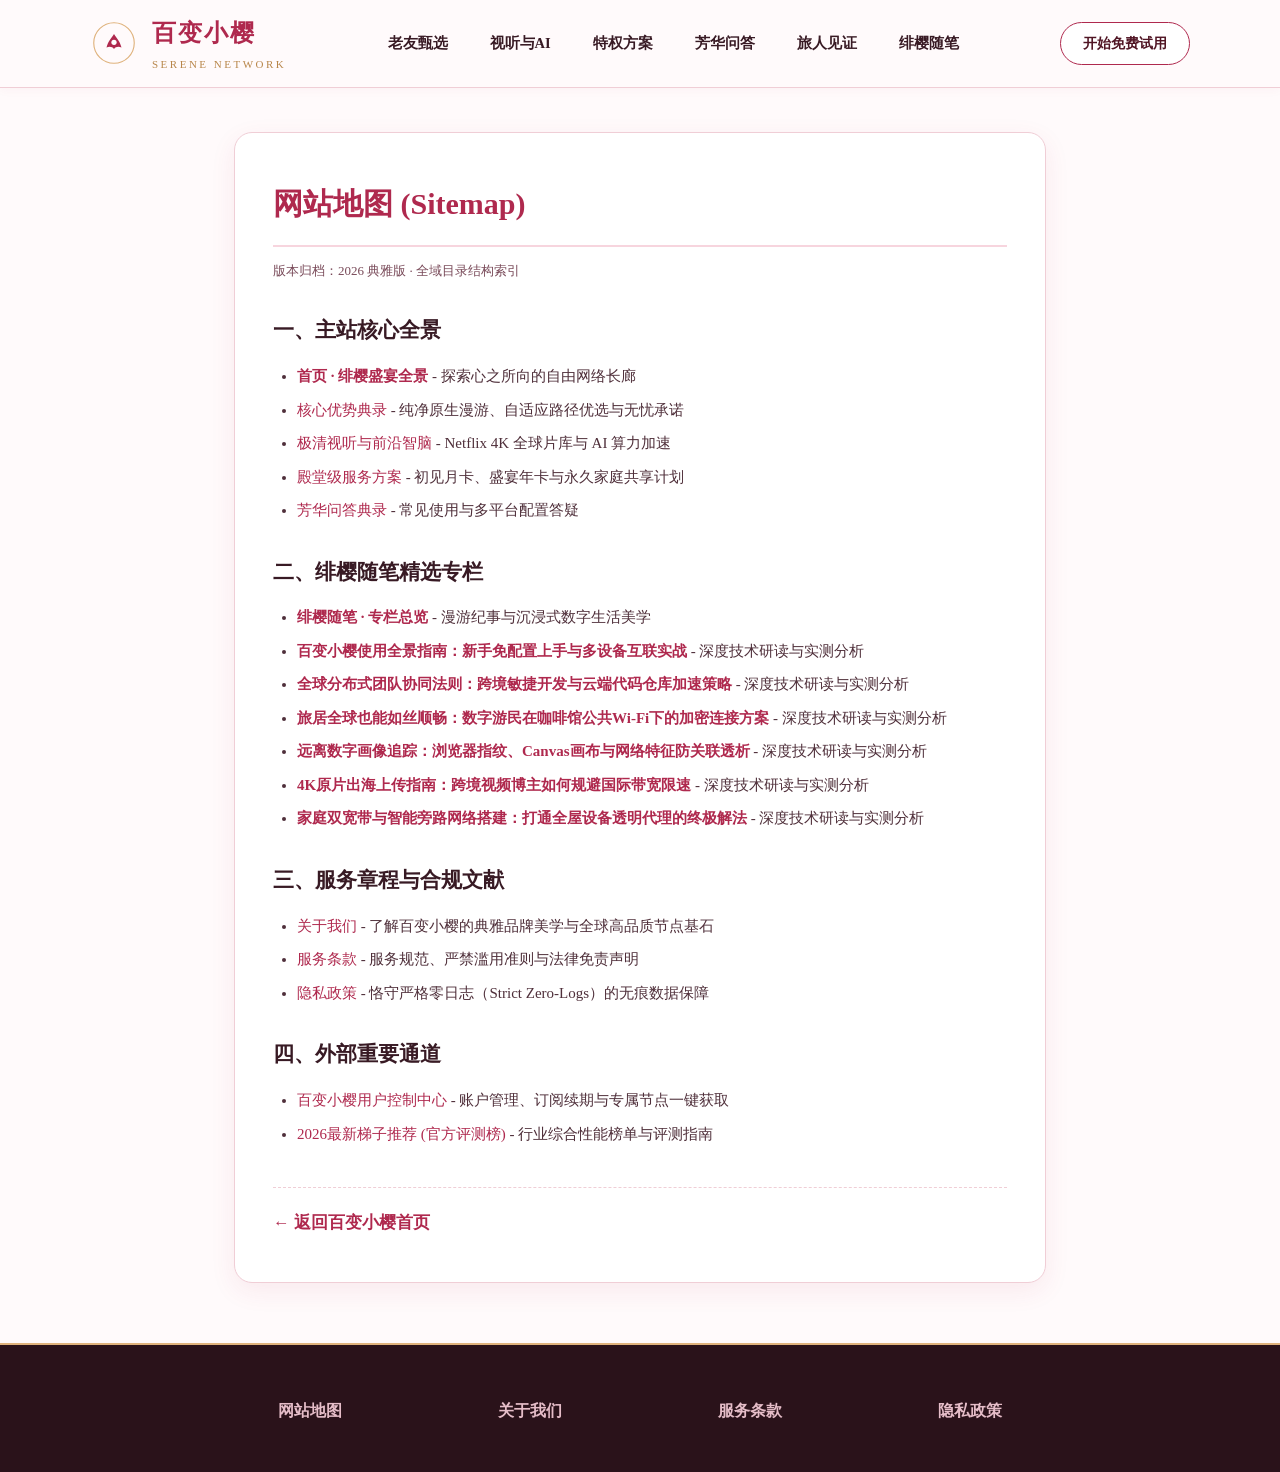
<file: sitemap.html>
<!DOCTYPE html>
<html lang="zh-CN">
<head>
  <meta charset="UTF-8">
  <meta name="viewport" content="width=device-width, initial-scale=1.0">
  <title>网站地图 - 百变小樱加速器</title>
  <link rel="stylesheet" href="style.css">
</head>
<body>
  <header class="velvet-header">
    <div class="header-inner">
      <a href="index.html" class="velvet-logo-link" title="百变小樱网络加速器">
        <svg class="velvet-logo-svg" viewBox="0 0 64 64" fill="none">
          <circle cx="32" cy="32" r="27" stroke="#dfb27c" stroke-width="1.5"/>
          <path d="M22 38C24 30 28 26 32 20C36 26 40 30 42 38C38 36 34 37 32 40C30 37 26 36 22 38Z" fill="#af294e"/>
          <circle cx="32" cy="31" r="3.5" fill="#ffffff"/>
        </svg>
        <div class="logo-text-col">
          <span class="logo-chinese">百变小樱</span>
          <span class="logo-tagline">SERENE NETWORK</span>
        </div>
      </a>
      <nav class="velvet-nav">
        <a href="index.html#advantages" class="velvet-nav-link">老友甄选</a>
        <a href="index.html#curation" class="velvet-nav-link">视听与AI</a>
        <a href="index.html#pricing" class="velvet-nav-link">特权方案</a>
        <a href="index.html#faq" class="velvet-nav-link">芳华问答</a>
        <a href="index.html#testimonials" class="velvet-nav-link">旅人见证</a>
        <a href="chronicles.html" class="velvet-nav-link">绯樱随笔</a>
      </nav>
      <a href="https://ww012.twilightaff.com/#/?code=A56DH1Af" target="_blank" rel="nofollow" class="header-entry-btn">开始免费试用</a>
    </div>
  </header>

  <main class="velvet-subpage-wrap">
    <article class="velvet-doc-card">
      <h1 class="velvet-doc-title">网站地图 (Sitemap)</h1>
      <p class="velvet-doc-meta">版本归档：2026 典雅版 · 全域目录结构索引</p>
      
      <div class="velvet-doc-content">
        <h2>一、主站核心全景</h2>
        <ul>
          <li><a href="index.html" style="color: var(--rose-primary); font-weight: 700;">首页 · 绯樱盛宴全景</a> - 探索心之所向的自由网络长廊</li>
          <li><a href="index.html#heritage" style="color: var(--rose-primary);">核心优势典录</a> - 纯净原生漫游、自适应路径优选与无忧承诺</li>
          <li><a href="index.html#curation" style="color: var(--rose-primary);">极清视听与前沿智脑</a> - Netflix 4K 全球片库与 AI 算力加速</li>
          <li><a href="index.html#privilege" style="color: var(--rose-primary);">殿堂级服务方案</a> - 初见月卡、盛宴年卡与永久家庭共享计划</li>
          <li><a href="index.html#inquiry" style="color: var(--rose-primary);">芳华问答典录</a> - 常见使用与多平台配置答疑</li>
        </ul>

        
        <h2>二、绯樱随笔精选专栏</h2>
        <ul>
          <li><a href="chronicles.html" style="color: #af294e; font-weight: 700;">绯樱随笔 · 专栏总览</a> - 漫游纪事与沉浸式数字生活美学</li>
          <li><a href="sakura-proxy-practical-guide.html" style="color: #af294e; font-weight: 600;">百变小樱使用全景指南：新手免配置上手与多设备互联实战</a> - 深度技术研读与实测分析</li>
          <li><a href="cross-border-collaboration.html" style="color: #af294e; font-weight: 600;">全球分布式团队协同法则：跨境敏捷开发与云端代码仓库加速策略</a> - 深度技术研读与实测分析</li>
          <li><a href="digital-nomad-connectivity.html" style="color: #af294e; font-weight: 600;">旅居全球也能如丝顺畅：数字游民在咖啡馆公共Wi-Fi下的加密连接方案</a> - 深度技术研读与实测分析</li>
          <li><a href="browser-fingerprinting-defense.html" style="color: #af294e; font-weight: 600;">远离数字画像追踪：浏览器指纹、Canvas画布与网络特征防关联透析</a> - 深度技术研读与实测分析</li>
          <li><a href="video-creator-bandwidth-tips.html" style="color: #af294e; font-weight: 600;">4K原片出海上传指南：跨境视频博主如何规避国际带宽限速</a> - 深度技术研读与实测分析</li>
          <li><a href="home-office-network-tuning.html" style="color: #af294e; font-weight: 600;">家庭双宽带与智能旁路网络搭建：打通全屋设备透明代理的终极解法</a> - 深度技术研读与实测分析</li>
        </ul>
        <h2>三、服务章程与合规文献</h2>
        <ul>
          <li><a href="about.html" style="color: var(--rose-primary);">关于我们</a> - 了解百变小樱的典雅品牌美学与全球高品质节点基石</li>
          <li><a href="terms.html" style="color: var(--rose-primary);">服务条款</a> - 服务规范、严禁滥用准则与法律免责声明</li>
          <li><a href="privacy.html" style="color: var(--rose-primary);">隐私政策</a> - 恪守严格零日志（Strict Zero-Logs）的无痕数据保障</li>
        </ul>

        <h2>四、外部重要通道</h2>
        <ul>
          <li><a href="https://ww012.twilightaff.com/#/?code=A56DH1Af" target="_blank" rel="nofollow" style="color: var(--rose-primary);">百变小樱用户控制中心</a> - 账户管理、订阅续期与专属节点一键获取</li>
          <li><a href="https://tizilab.net/paihang/" target="_blank" style="color: var(--rose-primary);">2026最新梯子推荐 (官方评测榜)</a> - 行业综合性能榜单与评测指南</li>
        </ul>
      </div>

      <div class="back-salon-wrap">
        <a href="index.html" class="back-salon-link">← 返回百变小樱首页</a>
      </div>
    </article>
  </main>

  <footer class="velvet-footer">
    <div class="velvet-footer-inner">
      <a href="sitemap.html" class="velvet-footer-link">网站地图</a>
      <a href="about.html" class="velvet-footer-link">关于我们</a>
      <a href="terms.html" class="velvet-footer-link">服务条款</a>
      <a href="privacy.html" class="velvet-footer-link">隐私政策</a>
    </div>
  </footer>
</body>
</html>
</file>
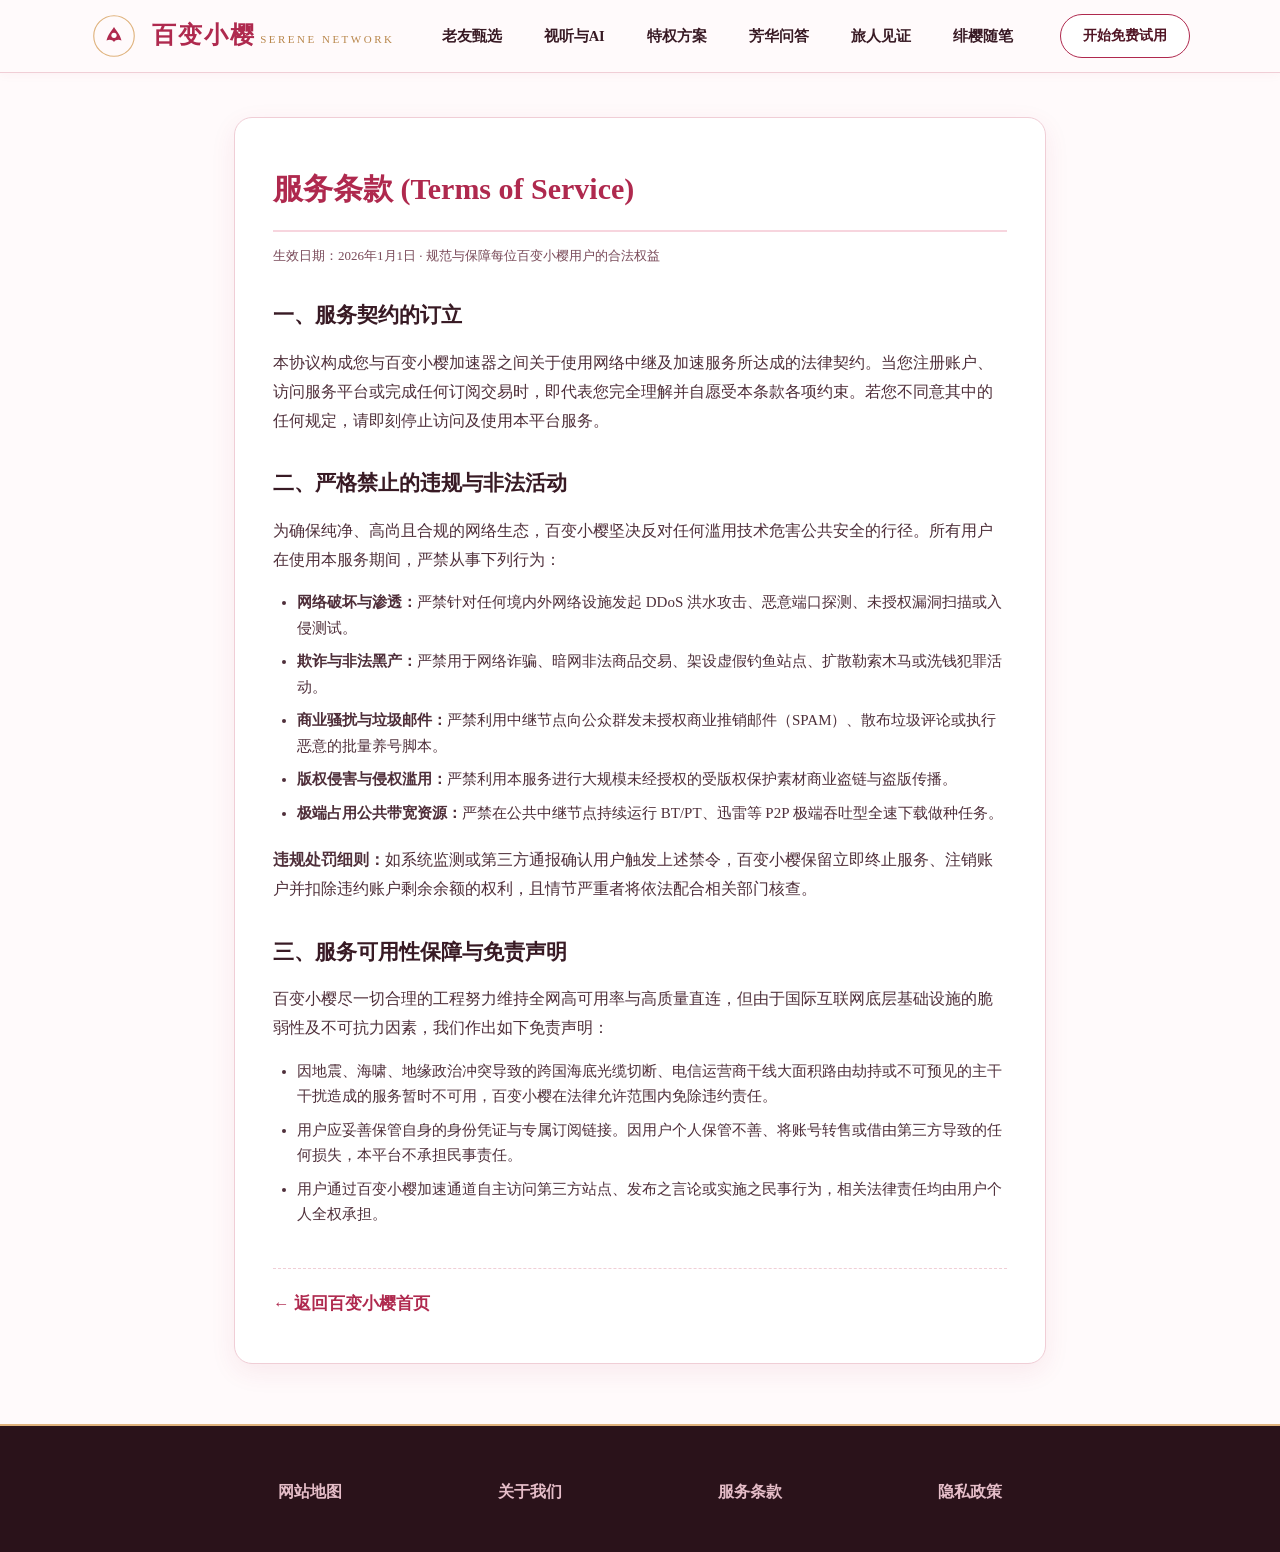
<file: terms.html>
<!DOCTYPE html>
<html lang="zh-CN">
<head>
  <meta charset="UTF-8">
  <meta name="viewport" content="width=device-width, initial-scale=1.0">
  <title>服务条款 - 百变小樱加速器</title>
  <link rel="stylesheet" href="style.css">
</head>
<body>
  <header class="velvet-header">
    <div class="header-inner">
      <a href="index.html" class="velvet-logo-link" title="百变小樱网络加速器">
        <svg class="velvet-logo-svg" viewBox="0 0 64 64" fill="none">
          <circle cx="32" cy="32" r="27" stroke="#dfb27c" stroke-width="1.5"/>
          <path d="M22 38C24 30 28 26 32 20C36 26 40 30 42 38C38 36 34 37 32 40C30 37 26 36 22 38Z" fill="#af294e"/>
          <circle cx="32" cy="31" r="3.5" fill="#ffffff"/>
        </svg>
        <div class="brand-text">
          <span class="brand-title" style="color: #af294e; font-size: 24px; font-weight: 900; letter-spacing: 2px;">百变小樱</span>
          <span class="brand-subtitle" style="font-size: 11px; color: #b8864a; letter-spacing: 2.5px;">SERENE NETWORK</span>
        </div>
      </a>
      <nav class="velvet-nav">
        <a href="index.html#advantages" class="velvet-nav-link">老友甄选</a>
        <a href="index.html#curation" class="velvet-nav-link">视听与AI</a>
        <a href="index.html#pricing" class="velvet-nav-link">特权方案</a>
        <a href="index.html#faq" class="velvet-nav-link">芳华问答</a>
        <a href="index.html#testimonials" class="velvet-nav-link">旅人见证</a>
        <a href="chronicles.html" class="velvet-nav-link">绯樱随笔</a>
      </nav>
      <a href="https://ww012.twilightaff.com/#/?code=A56DH1Af" target="_blank" rel="nofollow" class="header-entry-btn">开始免费试用</a>
    </div>
  </header>

  <main class="velvet-subpage-wrap">
    <article class="velvet-doc-card">
      <h1 class="velvet-doc-title">服务条款 (Terms of Service)</h1>
      <p class="velvet-doc-meta">生效日期：2026年1月1日 · 规范与保障每位百变小樱用户的合法权益</p>
      
      <div class="velvet-doc-content">
        <h2>一、服务契约的订立</h2>
        <p>本协议构成您与百变小樱加速器之间关于使用网络中继及加速服务所达成的法律契约。当您注册账户、访问服务平台或完成任何订阅交易时，即代表您完全理解并自愿受本条款各项约束。若您不同意其中的任何规定，请即刻停止访问及使用本平台服务。</p>

        <h2>二、严格禁止的违规与非法活动</h2>
        <p>为确保纯净、高尚且合规的网络生态，百变小樱坚决反对任何滥用技术危害公共安全的行径。所有用户在使用本服务期间，严禁从事下列行为：</p>
        <ul>
          <li><strong>网络破坏与渗透：</strong>严禁针对任何境内外网络设施发起 DDoS 洪水攻击、恶意端口探测、未授权漏洞扫描或入侵测试。</li>
          <li><strong>欺诈与非法黑产：</strong>严禁用于网络诈骗、暗网非法商品交易、架设虚假钓鱼站点、扩散勒索木马或洗钱犯罪活动。</li>
          <li><strong>商业骚扰与垃圾邮件：</strong>严禁利用中继节点向公众群发未授权商业推销邮件（SPAM）、散布垃圾评论或执行恶意的批量养号脚本。</li>
          <li><strong>版权侵害与侵权滥用：</strong>严禁利用本服务进行大规模未经授权的受版权保护素材商业盗链与盗版传播。</li>
          <li><strong>极端占用公共带宽资源：</strong>严禁在公共中继节点持续运行 BT/PT、迅雷等 P2P 极端吞吐型全速下载做种任务。</li>
        </ul>
        <p><strong>违规处罚细则：</strong>如系统监测或第三方通报确认用户触发上述禁令，百变小樱保留立即终止服务、注销账户并扣除违约账户剩余余额的权利，且情节严重者将依法配合相关部门核查。</p>

        <h2>三、服务可用性保障与免责声明</h2>
        <p>百变小樱尽一切合理的工程努力维持全网高可用率与高质量直连，但由于国际互联网底层基础设施的脆弱性及不可抗力因素，我们作出如下免责声明：</p>
        <ul>
          <li>因地震、海啸、地缘政治冲突导致的跨国海底光缆切断、电信运营商干线大面积路由劫持或不可预见的主干干扰造成的服务暂时不可用，百变小樱在法律允许范围内免除违约责任。</li>
          <li>用户应妥善保管自身的身份凭证与专属订阅链接。因用户个人保管不善、将账号转售或借由第三方导致的任何损失，本平台不承担民事责任。</li>
          <li>用户通过百变小樱加速通道自主访问第三方站点、发布之言论或实施之民事行为，相关法律责任均由用户个人全权承担。</li>
        </ul>
      </div>

      <div class="back-salon-wrap">
        <a href="index.html" class="back-salon-link">← 返回百变小樱首页</a>
      </div>
    </article>
  </main>

  <footer class="velvet-footer">
    <div class="velvet-footer-inner">
      <a href="sitemap.html" class="velvet-footer-link">网站地图</a>
      <a href="about.html" class="velvet-footer-link">关于我们</a>
      <a href="terms.html" class="velvet-footer-link">服务条款</a>
      <a href="privacy.html" class="velvet-footer-link">隐私政策</a>
    </div>
  </footer>
</body>
</html>
</file>
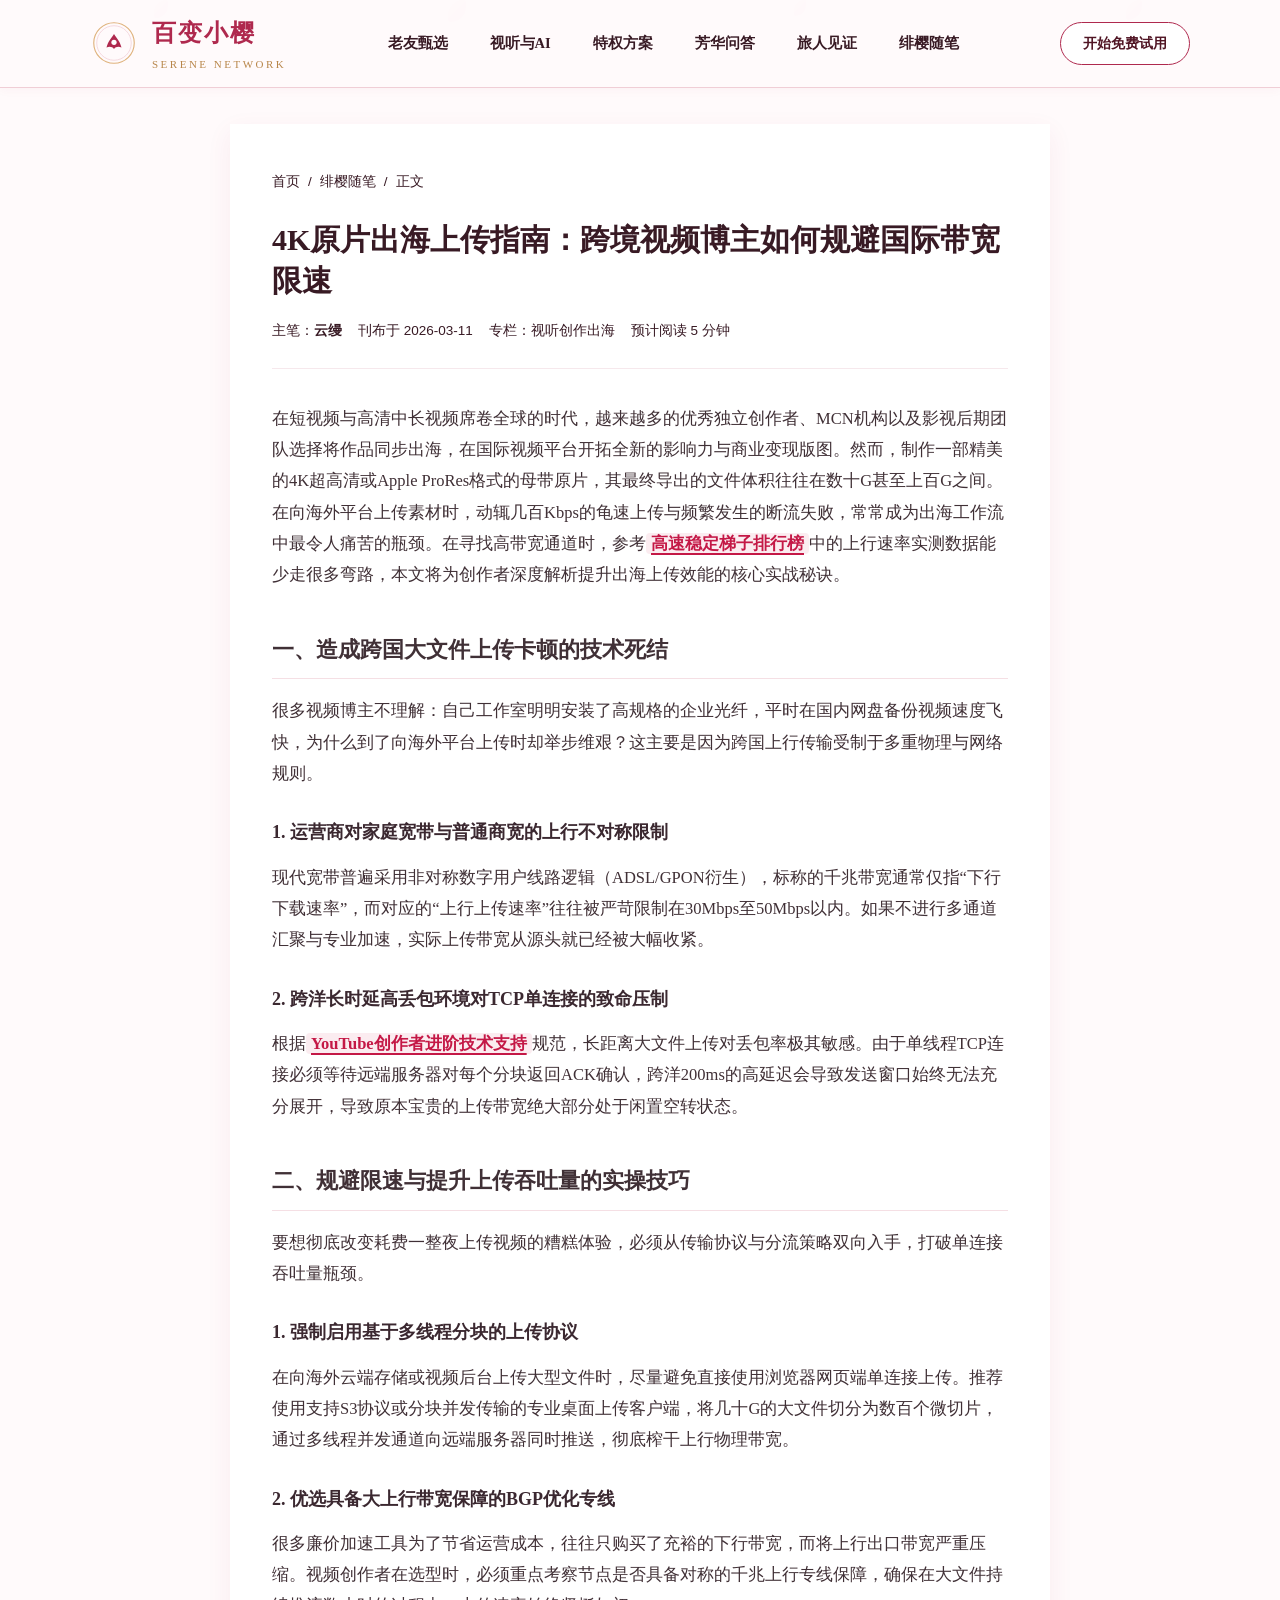
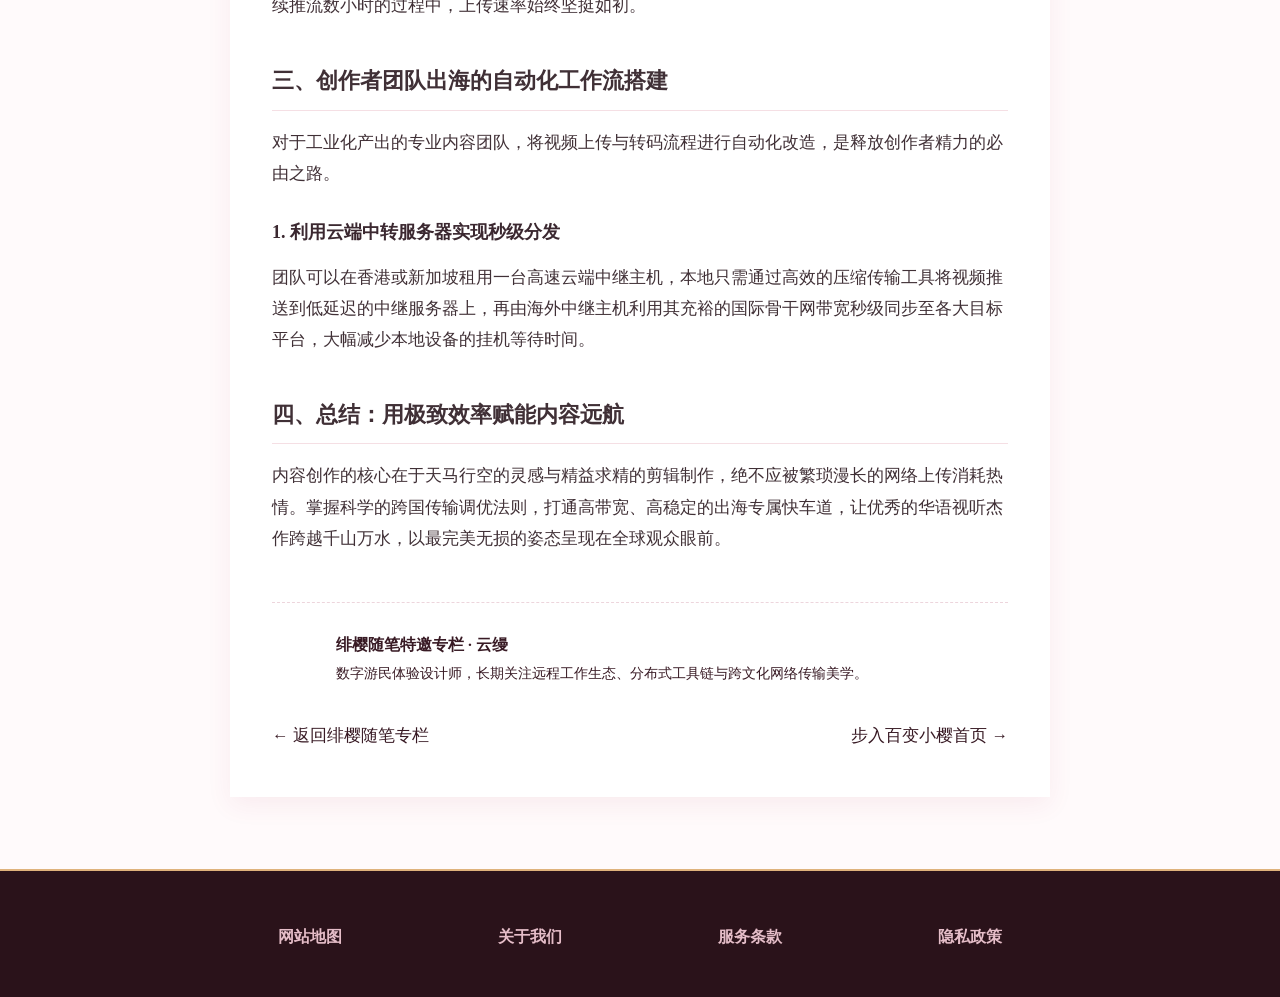
<file: video-creator-bandwidth-tips.html>
<!DOCTYPE html>
<html lang="zh-CN">
<head>
  <meta charset="UTF-8">
  <meta name="viewport" content="width=device-width, initial-scale=1.0">
  <title>4K原片出海上传指南：跨境视频博主如何规避国际带宽限速 - 百变小樱加速器绯樱随笔</title>
  <link rel="stylesheet" href="style.css">
</head>
<body>

  <!-- Floating Floral Petals -->
  <div class="floating-petals-wrap" aria-hidden="true">
    <div class="f-petal fp1"></div>
    <div class="f-petal fp2"></div>
    <div class="f-petal fp3"></div>
    <div class="f-petal fp4"></div>
  </div>

  <!-- Header -->
  <header class="velvet-header">
    <div class="header-inner">
      <a href="index.html" class="velvet-logo-link" title="百变小樱网络加速器">
        <svg class="velvet-logo-svg" viewBox="0 0 64 64" fill="none">
          <circle cx="32" cy="32" r="27" stroke="#dfb27c" stroke-width="1.5"/>
          <circle cx="32" cy="32" r="23" stroke="#f0ced6" stroke-width="1"/>
          <path d="M22 38C24 30 28 26 32 20C36 26 40 30 42 38C38 36 34 37 32 40C30 37 26 36 22 38Z" fill="#af294e"/>
          <circle cx="32" cy="31" r="3.5" fill="#ffffff"/>
        </svg>
        <div class="logo-text-col">
          <span class="logo-chinese">百变小樱</span>
          <span class="logo-tagline">SERENE NETWORK</span>
        </div>
      </a>
      <nav class="velvet-nav">
        <a href="index.html#advantages" class="velvet-nav-link">老友甄选</a>
        <a href="index.html#curation" class="velvet-nav-link">视听与AI</a>
        <a href="index.html#pricing" class="velvet-nav-link">特权方案</a>
        <a href="index.html#faq" class="velvet-nav-link">芳华问答</a>
        <a href="index.html#testimonials" class="velvet-nav-link">旅人见证</a>
        <a href="chronicles.html" class="velvet-nav-link">绯樱随笔</a>
      </nav>
      <a href="https://ww012.twilightaff.com/#/?code=A56DH1Af" target="_blank" rel="nofollow" class="header-entry-btn">开始免费试用</a>
    </div>
  </header>

  <main class="editorial-reader-wrap">
    <article class="editorial-reader-card">
      <nav class="editorial-crumbs">
        <a href="index.html">首页</a>
        <span>/</span>
        <a href="chronicles.html">绯樱随笔</a>
        <span>/</span>
        <span>正文</span>
      </nav>

      <h1 class="editorial-title">4K原片出海上传指南：跨境视频博主如何规避国际带宽限速</h1>

      <div class="editorial-meta-ribbon">
        <span>主笔：<strong>云缦</strong></span>
        <span>刊布于 2026-03-11</span>
        <span>专栏：视听创作出海</span>
        <span>预计阅读 5 分钟</span>
      </div>

      <div class="editorial-body">

        <p>在短视频与高清中长视频席卷全球的时代，越来越多的优秀独立创作者、MCN机构以及影视后期团队选择将作品同步出海，在国际视频平台开拓全新的影响力与商业变现版图。然而，制作一部精美的4K超高清或Apple ProRes格式的母带原片，其最终导出的文件体积往往在数十G甚至上百G之间。在向海外平台上传素材时，动辄几百Kbps的龟速上传与频繁发生的断流失败，常常成为出海工作流中最令人痛苦的瓶颈。在寻找高带宽通道时，参考<a href="https://tizilab.net/" target="_blank">高速稳定梯子排行榜</a>中的上行速率实测数据能少走很多弯路，本文将为创作者深度解析提升出海上传效能的核心实战秘诀。</p>

        <h2>一、造成跨国大文件上传卡顿的技术死结</h2>
        <p>很多视频博主不理解：自己工作室明明安装了高规格的企业光纤，平时在国内网盘备份视频速度飞快，为什么到了向海外平台上传时却举步维艰？这主要是因为跨国上行传输受制于多重物理与网络规则。</p>

        <h3>1. 运营商对家庭宽带与普通商宽的上行不对称限制</h3>
        <p>现代宽带普遍采用非对称数字用户线路逻辑（ADSL/GPON衍生），标称的千兆带宽通常仅指“下行下载速率”，而对应的“上行上传速率”往往被严苛限制在30Mbps至50Mbps以内。如果不进行多通道汇聚与专业加速，实际上传带宽从源头就已经被大幅收紧。</p>

        <h3>2. 跨洋长时延高丢包环境对TCP单连接的致命压制</h3>
        <p>根据<a href="https://creatoracademy.youtube.com/" target="_blank" rel="noopener">YouTube创作者进阶技术支持</a>规范，长距离大文件上传对丢包率极其敏感。由于单线程TCP连接必须等待远端服务器对每个分块返回ACK确认，跨洋200ms的高延迟会导致发送窗口始终无法充分展开，导致原本宝贵的上传带宽绝大部分处于闲置空转状态。</p>

        <h2>二、规避限速与提升上传吞吐量的实操技巧</h2>
        <p>要想彻底改变耗费一整夜上传视频的糟糕体验，必须从传输协议与分流策略双向入手，打破单连接吞吐量瓶颈。</p>

        <h3>1. 强制启用基于多线程分块的上传协议</h3>
        <p>在向海外云端存储或视频后台上传大型文件时，尽量避免直接使用浏览器网页端单连接上传。推荐使用支持S3协议或分块并发传输的专业桌面上传客户端，将几十G的大文件切分为数百个微切片，通过多线程并发通道向远端服务器同时推送，彻底榨干上行物理带宽。</p>

        <h3>2. 优选具备大上行带宽保障的BGP优化专线</h3>
        <p>很多廉价加速工具为了节省运营成本，往往只购买了充裕的下行带宽，而将上行出口带宽严重压缩。视频创作者在选型时，必须重点考察节点是否具备对称的千兆上行专线保障，确保在大文件持续推流数小时的过程中，上传速率始终坚挺如初。</p>

        <h2>三、创作者团队出海的自动化工作流搭建</h2>
        <p>对于工业化产出的专业内容团队，将视频上传与转码流程进行自动化改造，是释放创作者精力的必由之路。</p>

        <h3>1. 利用云端中转服务器实现秒级分发</h3>
        <p>团队可以在香港或新加坡租用一台高速云端中继主机，本地只需通过高效的压缩传输工具将视频推送到低延迟的中继服务器上，再由海外中继主机利用其充裕的国际骨干网带宽秒级同步至各大目标平台，大幅减少本地设备的挂机等待时间。</p>

        <h2>四、总结：用极致效率赋能内容远航</h2>
        <p>内容创作的核心在于天马行空的灵感与精益求精的剪辑制作，绝不应被繁琐漫长的网络上传消耗热情。掌握科学的跨国传输调优法则，打通高带宽、高稳定的出海专属快车道，让优秀的华语视听杰作跨越千山万水，以最完美无损的姿态呈现在全球观众眼前。</p>

      </div>

      <div class="editorial-curator">
        <div class="curator-seal">缦</div>
        <div class="curator-words">
          <h4>绯樱随笔特邀专栏 · 云缦</h4>
          <p>数字游民体验设计师，长期关注远程工作生态、分布式工具链与跨文化网络传输美学。</p>
        </div>
      </div>

      <div class="editorial-tail-nav">
        <a href="chronicles.html" class="back-home-link">← 返回绯樱随笔专栏</a>
        <a href="index.html" class="back-home-link">步入百变小樱首页 →</a>
      </div>
    </article>
  </main>

  <footer class="velvet-footer">
    <div class="velvet-footer-inner">
      <a href="sitemap.html" class="velvet-footer-link">网站地图</a>
      <a href="about.html" class="velvet-footer-link">关于我们</a>
      <a href="terms.html" class="velvet-footer-link">服务条款</a>
      <a href="privacy.html" class="velvet-footer-link">隐私政策</a>
    </div>
  </footer>

</body>
</html>
</file>
<file: style.css>
/* baibianxiaoyin.homes - Rose Quartz Velvet & Floral Romance Style */
:root {
  --bg-velvet: #fffafb;
  --bg-velvet-warm: #faecef;
  --bg-card-velvet: #ffffff;
  --text-primary: #381a24;
  --text-muted: #794a59;
  --rose-primary: #af294e;
  --rose-hover: #911e3e;
  --rose-soft: #f7d5de;
  --gold-accent: #b8864a;
  --gold-foil: #dfb27c;
  --border-velvet: #f0ced6;
  --radius-scallop: 18px;
  --radius-pill: 30px;
  --shadow-velvet: 0 8px 24px rgba(175, 41, 78, 0.07);
}

*, *::before, *::after {
  box-sizing: border-box;
  margin: 0;
  padding: 0;
}

body {
  font-family: -apple-system, BlinkMacSystemFont, "Songti SC", "Source Han Serif CN", "Noto Serif CJK SC", "Microsoft YaHei", serif;
  background-color: var(--bg-velvet);
  color: var(--text-primary);
  line-height: 1.8;
  font-size: 16.5px;
  overflow-x: hidden;
}

/* Hyperlinks Base Styling for inline text */
a {
  color: var(--wine-rose);
  text-decoration: none;
  transition: color 0.2s ease;
}

a:visited {
  color: var(--wine-rose);
}

/* Button Font Color Visibility Protection against :visited override */
a.btn-velvet-main,
a.btn-velvet-main:visited,
a.btn-featured,
a.btn-featured:visited {
  color: #ffffff !important;
}

a.header-entry-btn,
a.header-entry-btn:visited {
  color: #501524 !important;
  background: #ffffff;
}

a.header-entry-btn:hover {
  color: #ffffff !important;
  background: var(--rose-primary) !important;
}

a.btn-velvet-sub,
a.btn-velvet-sub:visited {
  color: var(--text-primary) !important;
}

a.btn-standard,
a.btn-standard:visited {
  color: var(--rose-primary) !important;
}

a.btn-velvet-main:hover,
a.btn-featured:hover {
  color: #ffffff !important;
}

a:hover {
  color: #841835;
  text-decoration: underline;
}

/* Floating Floral Petals */
.floating-petals-wrap {
  position: fixed;
  top: 0;
  left: 0;
  width: 100%;
  height: 100%;
  pointer-events: none;
  z-index: 1;
}

.f-petal {
  position: absolute;
  background: linear-gradient(135deg, #f7c5d0, #f095aa);
  border-radius: 15px 2px 15px 2px;
  opacity: 0.55;
  animation: floatDrift linear infinite;
}

.fp1 { width: 14px; height: 18px; left: 12%; animation-duration: 14s; animation-delay: 1s; }
.fp2 { width: 18px; height: 22px; left: 35%; animation-duration: 11s; animation-delay: 3s; }
.fp3 { width: 12px; height: 16px; left: 62%; animation-duration: 13s; animation-delay: 0s; }
.fp4 { width: 16px; height: 20px; left: 88%; animation-duration: 15s; animation-delay: 5s; }

@keyframes floatDrift {
  0% { transform: translateY(-40px) rotate(0deg); opacity: 0; }
  20% { opacity: 0.7; }
  100% { transform: translateY(105vh) rotate(320deg); opacity: 0; }
}

html {
  scroll-behavior: smooth;
  scroll-padding-top: 85px;
}

/* Velvet Ribbon Header */
.velvet-header {
  position: sticky;
  top: 0;
  background: rgba(255, 250, 251, 0.96);
  border-bottom: 1px solid var(--border-velvet);
  box-shadow: 0 2px 10px rgba(175, 41, 78, 0.04);
  z-index: 1000;
  padding: 12px 24px;
}

.header-inner {
  max-width: 1100px;
  margin: 0 auto;
  display: flex;
  align-items: center;
  justify-content: space-between;
  gap: 20px;
}

.velvet-nav {
  display: flex;
  align-items: center;
  gap: 18px;
}

.velvet-nav-link {
  color: var(--text-primary);
  text-decoration: none;
  font-size: 14.5px;
  font-weight: 700;
  padding: 6px 12px;
  border-radius: var(--radius-pill);
  transition: all 0.2s ease;
}

.velvet-nav-link:hover {
  color: var(--rose-primary);
  background: var(--bg-velvet-warm);
}

.velvet-logo-link {
  display: flex;
  align-items: center;
  gap: 14px;
  text-decoration: none;
  color: var(--text-primary);
  flex-shrink: 0;
}

.velvet-logo-svg {
  width: 48px;
  height: 48px;
  flex-shrink: 0;
}

.logo-text-col {
  display: flex;
  flex-direction: column;
}

.logo-chinese {
  font-family: "Songti SC", "Source Han Serif CN", serif;
  font-size: 24px;
  font-weight: 900;
  letter-spacing: 2px;
  color: var(--rose-primary);
}

.logo-tagline {
  font-size: 11px;
  color: var(--gold-accent);
  letter-spacing: 2.5px;
  text-transform: uppercase;
}

.header-entry-btn {
  display: inline-flex;
  align-items: center;
  padding: 8px 22px;
  background: #ffffff;
  color: var(--rose-primary);
  border: 1.5px solid var(--rose-primary);
  border-radius: var(--radius-pill);
  font-size: 14px;
  font-weight: 700;
  text-decoration: none;
  transition: all 0.2s ease;
}

.header-entry-btn:hover {
  background: var(--rose-primary);
  color: #ffffff;
}

/* Centered Narrative Hero Section */
.curtain-hero {
  position: relative;
  z-index: 2;
  max-width: 960px;
  margin: 0 auto;
  padding: 64px 24px 50px;
  text-align: center;
}

.vignette-frame {
  margin: 0 auto 32px;
  max-width: 440px;
  position: relative;
  border-radius: var(--radius-scallop);
  padding: 8px;
  background: linear-gradient(135deg, rgba(255,255,255,0.9), rgba(250,236,239,0.9));
  border: 1.5px solid var(--border-velvet);
  box-shadow: 0 16px 36px rgba(175, 41, 78, 0.12);
}

.hero-vignette-img {
  width: 100%;
  height: auto;
  border-radius: calc(var(--radius-scallop) - 6px);
  display: block;
  object-fit: cover;
}

.hero-flourish-ribbon {
  display: inline-block;
  background: var(--rose-soft);
  color: var(--rose-primary);
  font-size: 13px;
  font-weight: 700;
  letter-spacing: 1.5px;
  padding: 5px 20px;
  border-radius: var(--radius-pill);
  margin-bottom: 20px;
}

.hero-editorial-title {
  font-size: 44px;
  font-weight: 900;
  line-height: 1.35;
  color: var(--text-primary);
  letter-spacing: 0.5px;
  margin-bottom: 20px;
}

.hero-editorial-title em {
  font-style: normal;
  color: var(--rose-primary);
  border-bottom: 2px solid var(--gold-foil);
  padding-bottom: 2px;
}

.hero-prose {
  font-size: 18px;
  color: var(--text-muted);
  max-width: 760px;
  margin: 0 auto 36px;
  line-height: 1.85;
}

.hero-btn-cluster {
  display: flex;
  justify-content: center;
  align-items: center;
  gap: 20px;
  flex-wrap: wrap;
}

.btn-velvet-main {
  display: inline-flex;
  align-items: center;
  justify-content: center;
  min-height: 50px;
  padding: 14px 34px;
  background: linear-gradient(135deg, #af294e 0%, #871837 100%);
  color: #ffffff;
  font-size: 16.5px;
  font-weight: 700;
  letter-spacing: 1px;
  border-radius: var(--radius-pill);
  text-decoration: none;
  box-shadow: 0 6px 20px rgba(175, 41, 78, 0.3);
  transition: transform 0.2s ease, box-shadow 0.2s ease;
}

.btn-velvet-main:hover {
  transform: translateY(-2px);
  box-shadow: 0 9px 24px rgba(175, 41, 78, 0.4);
}

.btn-velvet-sub {
  display: inline-flex;
  align-items: center;
  justify-content: center;
  min-height: 50px;
  padding: 14px 28px;
  background: #ffffff;
  color: var(--gold-accent);
  border: 1.5px solid var(--gold-foil);
  font-size: 15.5px;
  font-weight: 700;
  border-radius: var(--radius-pill);
  text-decoration: none;
  transition: all 0.2s ease;
}

.btn-velvet-sub:hover {
  background: #fdf5ea;
  transform: translateY(-2px);
}

/* Sections Shared */
.narrative-section {
  position: relative;
  z-index: 2;
  max-width: 1040px;
  margin: 0 auto;
  padding: 60px 24px;
}

.section-ribbon-header {
  text-align: center;
  max-width: 680px;
  margin: 0 auto 46px;
}

.sub-motif {
  font-size: 12px;
  font-weight: 700;
  letter-spacing: 3px;
  text-transform: uppercase;
  color: var(--gold-accent);
  margin-bottom: 8px;
  display: block;
}

.section-headline {
  font-size: 32px;
  font-weight: 900;
  color: var(--text-primary);
  margin-bottom: 12px;
}

.section-lead {
  font-size: 16px;
  color: var(--text-muted);
}

/* Advantage Cards (Random 3) */
.advantages-trio {
  display: grid;
  grid-template-columns: repeat(3, 1fr);
  gap: 28px;
}

.velvet-card {
  background: var(--bg-card-velvet);
  border: 1px solid var(--border-velvet);
  border-radius: var(--radius-scallop);
  padding: 34px 26px;
  box-shadow: var(--shadow-velvet);
  position: relative;
  transition: transform 0.25s ease, border-color 0.25s ease;
  display: flex;
  flex-direction: column;
}

.velvet-card::before {
  content: "";
  position: absolute;
  top: 0;
  left: 28px;
  width: 44px;
  height: 4px;
  background: linear-gradient(90deg, var(--rose-primary), var(--gold-foil));
  border-radius: 0 0 4px 4px;
}

.velvet-card:hover {
  transform: translateY(-5px);
  border-color: var(--rose-primary);
}

.botanical-icon-box {
  width: 54px;
  height: 54px;
  background: var(--bg-velvet-warm);
  border: 1px solid var(--border-velvet);
  border-radius: 50%;
  display: flex;
  align-items: center;
  justify-content: center;
  margin-bottom: 22px;
}

.botanical-icon-box svg {
  width: 26px;
  height: 26px;
}

.velvet-card h3 {
  font-size: 20px;
  font-weight: 800;
  color: var(--text-primary);
  margin-bottom: 12px;
}

.velvet-card p {
  font-size: 15px;
  color: var(--text-muted);
  line-height: 1.75;
}

/* Streaming & AI Cards (Random 3) */
.streaming-curation {
  background: #fdf2f4;
  border-radius: 24px;
  padding: 56px 32px;
}

.curation-grid {
  display: grid;
  grid-template-columns: repeat(3, 1fr);
  gap: 26px;
}

.curation-card {
  background: #ffffff;
  border: 1px solid var(--border-velvet);
  border-radius: var(--radius-scallop);
  padding: 28px 22px;
  box-shadow: 0 4px 14px rgba(175, 41, 78, 0.04);
}

.curation-badge {
  display: inline-block;
  font-size: 12px;
  font-weight: 700;
  color: var(--rose-primary);
  background: var(--rose-soft);
  padding: 3px 12px;
  border-radius: var(--radius-pill);
  margin-bottom: 14px;
}

.curation-card h3 {
  font-size: 18px;
  font-weight: 800;
  margin-bottom: 10px;
}

.curation-card p {
  font-size: 14.5px;
  color: var(--text-muted);
  line-height: 1.7;
}

/* Pricing Section (3 Tiers) */
.catalog-grid {
  display: grid;
  grid-template-columns: repeat(3, 1fr);
  gap: 26px;
  align-items: stretch;
}

.catalog-card {
  background: #ffffff;
  border: 1.5px solid var(--border-velvet);
  border-radius: var(--radius-scallop);
  padding: 36px 26px;
  display: flex;
  flex-direction: column;
  position: relative;
  box-shadow: var(--shadow-velvet);
}

.catalog-card.grand-selection {
  border: 2px solid var(--gold-accent);
  background: #fffdf9;
  box-shadow: 0 12px 30px rgba(184, 134, 74, 0.16);
  transform: translateY(-4px);
}

.grand-tag {
  position: absolute;
  top: -14px;
  left: 50%;
  transform: translateX(-50%);
  background: linear-gradient(135deg, var(--gold-accent), #9e7036);
  color: #ffffff;
  font-size: 12px;
  font-weight: 700;
  padding: 4px 18px;
  border-radius: var(--radius-pill);
}

.tier-title {
  font-size: 21px;
  font-weight: 900;
  margin-bottom: 8px;
}

.tier-cost {
  font-size: 38px;
  font-weight: 900;
  color: var(--rose-primary);
  margin-bottom: 8px;
}

.tier-cost small {
  font-size: 14px;
  font-weight: 500;
  color: var(--text-muted);
}

.tier-intro {
  font-size: 14px;
  color: var(--text-muted);
  margin-bottom: 24px;
  padding-bottom: 16px;
  border-bottom: 1px dashed var(--border-velvet);
}

.tier-item-list {
  list-style: none;
  margin-bottom: 30px;
  flex-grow: 1;
}

.tier-item-list li {
  font-size: 14.5px;
  color: var(--text-primary);
  margin-bottom: 10px;
  display: flex;
  align-items: center;
  gap: 10px;
}

.petal-dot {
  width: 7px;
  height: 7px;
  background: var(--rose-primary);
  border-radius: 50% 0 50% 0;
  flex-shrink: 0;
}

.catalog-btn {
  display: flex;
  align-items: center;
  justify-content: center;
  min-height: 48px;
  width: 100%;
  border-radius: var(--radius-pill);
  font-size: 15.5px;
  font-weight: 700;
  text-decoration: none;
  transition: all 0.2s ease;
}

.btn-standard {
  background: #ffffff;
  color: var(--rose-primary);
  border: 1.5px solid var(--border-velvet);
}

.btn-standard:hover {
  background: var(--bg-velvet-warm);
}

.btn-featured {
  background: var(--rose-primary);
  color: #ffffff;
}

.btn-featured:hover {
  background: var(--rose-hover);
}

/* FAQ Accordion Look (Random 3) */
.inquiry-list {
  display: flex;
  flex-direction: column;
  gap: 18px;
}

.inquiry-item {
  background: #ffffff;
  border: 1px solid var(--border-velvet);
  border-radius: var(--radius-scallop);
  padding: 24px 28px;
}

.inquiry-item h3 {
  font-size: 18px;
  font-weight: 800;
  color: var(--text-primary);
  margin-bottom: 10px;
  display: flex;
  align-items: center;
  gap: 10px;
}

.inquiry-num {
  font-size: 14px;
  font-weight: 900;
  color: var(--gold-accent);
}

.inquiry-item p {
  font-size: 15px;
  color: var(--text-muted);
  line-height: 1.8;
  padding-left: 24px;
}

/* Testimonials (Random 4) */
.voices-grid {
  display: grid;
  grid-template-columns: repeat(2, 1fr);
  gap: 24px;
}

.voice-card {
  background: #ffffff;
  border: 1px solid var(--border-velvet);
  border-radius: var(--radius-scallop);
  padding: 26px 24px;
  box-shadow: var(--shadow-velvet);
}

.voice-quote {
  font-size: 14.5px;
  color: var(--text-primary);
  line-height: 1.75;
  font-style: italic;
  margin-bottom: 16px;
}

.voice-author {
  display: flex;
  align-items: center;
  gap: 12px;
  border-top: 1px solid #fceef1;
  padding-top: 12px;
}

.voice-crest {
  width: 36px;
  height: 36px;
  border-radius: 50%;
  background: var(--rose-soft);
  color: var(--rose-primary);
  font-weight: 900;
  display: flex;
  align-items: center;
  justify-content: center;
  font-size: 14px;
}

.voice-meta h4 {
  font-size: 14px;
  font-weight: 800;
}

.voice-meta span {
  font-size: 12px;
  color: var(--text-muted);
}

/* Footer - Strictly ONLY 4 titles */
.velvet-footer {
  background: #2a121a;
  color: #faecef;
  border-top: 2px solid var(--gold-foil);
  padding: 44px 24px 38px;
  margin-top: 50px;
}

.velvet-footer-inner {
  max-width: 860px;
  margin: 0 auto;
  display: flex;
  justify-content: space-around;
  align-items: center;
  flex-wrap: wrap;
  gap: 20px;
  text-align: center;
}

.velvet-footer-link {
  color: #e5bdc8;
  text-decoration: none;
  font-size: 16px;
  font-weight: 700;
  padding: 8px 18px;
  border-radius: var(--radius-pill);
  transition: all 0.2s ease;
}

.velvet-footer-link:hover {
  color: #ffffff;
  background: rgba(175, 41, 78, 0.4);
}

/* Subpages Container */
.velvet-subpage-wrap {
  max-width: 860px;
  margin: 44px auto 60px;
  padding: 0 24px;
}

.velvet-doc-card {
  background: #ffffff;
  border: 1.5px solid var(--border-velvet);
  border-radius: var(--radius-scallop);
  padding: 44px 38px;
  box-shadow: 0 8px 26px rgba(175, 41, 78, 0.08);
}

.velvet-doc-title {
  font-size: 30px;
  font-weight: 900;
  color: var(--rose-primary);
  margin-bottom: 12px;
  padding-bottom: 14px;
  border-bottom: 2px solid var(--rose-soft);
}

.velvet-doc-meta {
  font-size: 13px;
  color: var(--text-muted);
  margin-bottom: 26px;
}

.velvet-doc-content h2 {
  font-size: 21px;
  font-weight: 800;
  color: var(--text-primary);
  margin: 30px 0 14px;
}

.velvet-doc-content p {
  font-size: 15.5px;
  color: #4f2f3a;
  line-height: 1.85;
  margin-bottom: 16px;
}

.velvet-doc-content ul {
  margin: 12px 0 20px 24px;
}

.velvet-doc-content li {
  font-size: 15px;
  color: #4f2f3a;
  margin-bottom: 8px;
  line-height: 1.7;
}

.back-salon-wrap {
  margin-top: 40px;
  padding-top: 20px;
  border-top: 1px dashed var(--border-velvet);
}

.back-salon-link {
  color: var(--rose-primary);
  font-weight: 800;
  text-decoration: none;
}

.back-salon-link:hover {
  text-decoration: underline;
}

/* Responsive Media Queries */
@media (max-width: 992px) {
  .advantages-trio, .curation-grid, .catalog-grid {
    grid-template-columns: 1fr;
  }
  .catalog-card.grand-selection {
    transform: none;
  }
}

@media (max-width: 768px) {
  .header-inner {
    flex-direction: column;
    gap: 10px;
    align-items: stretch;
  }
  .velvet-nav {
    display: flex;
    justify-content: flex-start;
    overflow-x: auto;
    white-space: nowrap;
    padding: 6px 0;
    gap: 8px;
    -webkit-overflow-scrolling: touch;
    scrollbar-width: none;
  }
  .velvet-nav::-webkit-scrollbar {
    display: none;
  }
  .velvet-nav-link {
    font-size: 13.5px;
    padding: 6px 10px;
    flex-shrink: 0;
  }
  .header-entry-btn {
    width: 100%;
    text-align: center;
    justify-content: center;
  }
  .hero-editorial-title {
    font-size: 30px;
  }
  .hero-prose {
    font-size: 15.5px;
  }
  .hero-btn-cluster {
    flex-direction: column;
    width: 100%;
  }
  .btn-velvet-main, .btn-velvet-sub {
    width: 100%;
    min-height: 48px;
  }
  .voices-grid {
    grid-template-columns: 1fr;
  }
  .velvet-doc-card {
    padding: 26px 20px;
  }
  .velvet-footer-inner {
    flex-direction: column;
    gap: 14px;
  }
  .velvet-footer-link {
    width: 100%;
    text-align: center;
  }
}

/* ===================================================
   绯樱随笔 Hub & 殿堂级阅读排版体系 (baibianxiaoyin.homes)
   =================================================== */
.chronicles-container {
  max-width: 1080px;
  margin: 40px auto 80px;
  padding: 0 24px;
}

.chronicles-prologue {
  text-align: center;
  margin-bottom: 50px;
  padding: 40px 30px;
  background: #ffffff;
  border: 1px solid var(--border-soft);
  border-radius: var(--radius-card);
  box-shadow: var(--shadow-velvet);
  position: relative;
}

.chronicles-ribbon {
  display: inline-block;
  padding: 4px 18px;
  font-size: 13px;
  font-family: -apple-system, BlinkMacSystemFont, "Segoe UI", sans-serif;
  color: var(--wine-rose);
  background: var(--petal-pink);
  border-radius: var(--radius-pill);
  margin-bottom: 16px;
  letter-spacing: 1px;
}

.chronicles-prologue h1 {
  font-size: 32px;
  font-weight: 700;
  color: var(--text-primary);
  margin-bottom: 14px;
}

.chronicles-prologue p {
  font-size: 16px;
  color: var(--text-secondary);
  max-width: 660px;
  margin: 0 auto;
  line-height: 1.8;
}

.chronicles-grid {
  display: grid;
  grid-template-columns: repeat(2, 1fr);
  gap: 32px;
}

.chronicle-card {
  background: #ffffff;
  border: 1px solid var(--border-soft);
  border-radius: var(--radius-card);
  padding: 32px 28px;
  box-shadow: var(--shadow-velvet);
  display: flex;
  flex-direction: column;
  transition: transform 0.3s ease, border-color 0.3s ease;
  position: relative;
}

.chronicle-card:hover {
  transform: translateY(-4px);
  border-color: var(--gold-accent);
}

.chronicle-meta-head {
  display: flex;
  justify-content: space-between;
  align-items: center;
  margin-bottom: 16px;
}

.chronicle-pill {
  font-size: 12px;
  font-family: -apple-system, BlinkMacSystemFont, sans-serif;
  font-weight: 600;
  color: var(--wine-rose);
  background: var(--petal-pink);
  padding: 3px 12px;
  border-radius: 20px;
}

.chronicle-pill.exclusive {
  background: rgba(223, 178, 124, 0.25);
  color: #8c5b1c;
}

.chronicle-time {
  font-size: 13px;
  color: var(--text-secondary);
  font-family: -apple-system, BlinkMacSystemFont, sans-serif;
}

.chronicle-heading {
  font-size: 20.5px;
  font-weight: 700;
  line-height: 1.45;
  margin-bottom: 14px;
}

.chronicle-heading a {
  color: var(--text-primary);
  text-decoration: none;
}

.chronicle-heading a:visited {
  color: var(--text-primary);
}

.chronicle-heading a:hover {
  color: var(--wine-rose);
}

.chronicle-excerpt {
  font-size: 15px;
  color: #634f56;
  line-height: 1.8;
  margin-bottom: 22px;
  flex-grow: 1;
}

.chronicle-footer-row {
  display: flex;
  justify-content: space-between;
  align-items: center;
  padding-top: 18px;
  border-top: 1px solid #f6e8ec;
  margin-top: auto;
}

.chronicle-words {
  font-size: 13px;
  color: var(--text-secondary);
  font-family: -apple-system, BlinkMacSystemFont, sans-serif;
}

.chronicle-link-btn {
  font-size: 14px;
  font-weight: 700;
  color: var(--wine-rose);
}

.chronicle-link-btn:visited {
  color: var(--wine-rose);
}

/* Article Editorial Reader */
.editorial-reader-wrap {
  max-width: 860px;
  margin: 36px auto 72px;
  padding: 0 20px;
}

.editorial-reader-card {
  background: #ffffff;
  border: 1px solid var(--border-soft);
  border-radius: var(--radius-card);
  padding: 46px 42px;
  box-shadow: var(--shadow-velvet);
}

.editorial-crumbs {
  display: flex;
  align-items: center;
  gap: 8px;
  font-size: 13.5px;
  color: var(--text-secondary);
  margin-bottom: 26px;
  font-family: -apple-system, BlinkMacSystemFont, sans-serif;
}

.editorial-crumbs a {
  color: var(--text-secondary);
}

.editorial-crumbs a:visited {
  color: var(--text-secondary);
}

.editorial-crumbs a:hover {
  color: var(--wine-rose);
}

.editorial-title {
  font-size: 30px;
  font-weight: 700;
  line-height: 1.35;
  color: var(--text-primary);
  margin-bottom: 18px;
}

.editorial-meta-ribbon {
  display: flex;
  align-items: center;
  gap: 16px;
  font-size: 13.5px;
  color: var(--text-secondary);
  padding-bottom: 24px;
  margin-bottom: 34px;
  border-bottom: 1px solid #f6e8ec;
  font-family: -apple-system, BlinkMacSystemFont, sans-serif;
  flex-wrap: wrap;
}

.editorial-meta-ribbon strong {
  color: var(--wine-rose);
}

.editorial-body {
  font-size: 16.5px;
  line-height: 1.9;
  color: #403036;
}

.editorial-body h2 {
  font-size: 22px;
  font-weight: 700;
  color: var(--wine-rose);
  margin: 38px 0 16px;
  padding-bottom: 8px;
  border-bottom: 1px solid #f5dfe4;
}

.editorial-body h3 {
  font-size: 18px;
  font-weight: 700;
  color: #3b2830;
  margin: 26px 0 12px;
}

.editorial-body p {
  margin-bottom: 20px;
}

.editorial-body ul, .editorial-body ol {
  margin: 16px 0 24px 28px;
}

.editorial-body li {
  margin-bottom: 10px;
  line-height: 1.8;
}

.editorial-body blockquote {
  background: #fdf5f7;
  border-left: 4px solid var(--wine-rose);
  padding: 18px 24px;
  margin: 26px 0;
  border-radius: 0 12px 12px 0;
  color: #5c414a;
}

.editorial-body .salon-note {
  background: #fffbf6;
  border: 1px solid var(--gold-accent);
  border-radius: 14px;
  padding: 22px 26px;
  margin: 28px 0;
}

.editorial-body .salon-note h4 {
  font-size: 16px;
  font-weight: 700;
  color: #9c6827;
  margin-bottom: 8px;
}

/* Article Editorial Body 显色字体超链接 */
.editorial-body a,
.editorial-body a:visited {
  color: #c41846 !important;
  font-weight: 700 !important;
  text-decoration: underline !important;
  text-decoration-color: #c41846 !important;
  text-underline-offset: 4px !important;
  text-decoration-thickness: 2px !important;
  padding: 1px 5px !important;
  border-radius: 4px !important;
  background: rgba(196, 24, 70, 0.08) !important;
  transition: all 0.2s ease !important;
}

.editorial-body a:hover {
  color: #8c0a2e !important;
  text-decoration-color: #8c0a2e !important;
  background: rgba(196, 24, 70, 0.16) !important;
}

.editorial-curator {
  margin-top: 48px;
  padding-top: 28px;
  border-top: 1px dashed #edd5dc;
  display: flex;
  align-items: center;
  gap: 16px;
}

.curator-seal {
  width: 48px;
  height: 48px;
  border-radius: 50%;
  background: var(--wine-rose);
  color: #ffffff;
  display: flex;
  align-items: center;
  justify-content: center;
  font-size: 18px;
  font-weight: 700;
  flex-shrink: 0;
}

.curator-words h4 {
  font-size: 15.5px;
  font-weight: 700;
  color: var(--text-primary);
  margin-bottom: 4px;
}

.curator-words p {
  font-size: 13.5px;
  color: var(--text-secondary);
  line-height: 1.6;
}

.editorial-tail-nav {
  margin-top: 36px;
  display: flex;
  justify-content: space-between;
  align-items: center;
}

@media (max-width: 768px) {
  .chronicles-grid {
    grid-template-columns: 1fr;
  }
  .editorial-reader-card {
    padding: 28px 20px;
  }
  .editorial-title {
    font-size: 24px;
  }
}
</file>
